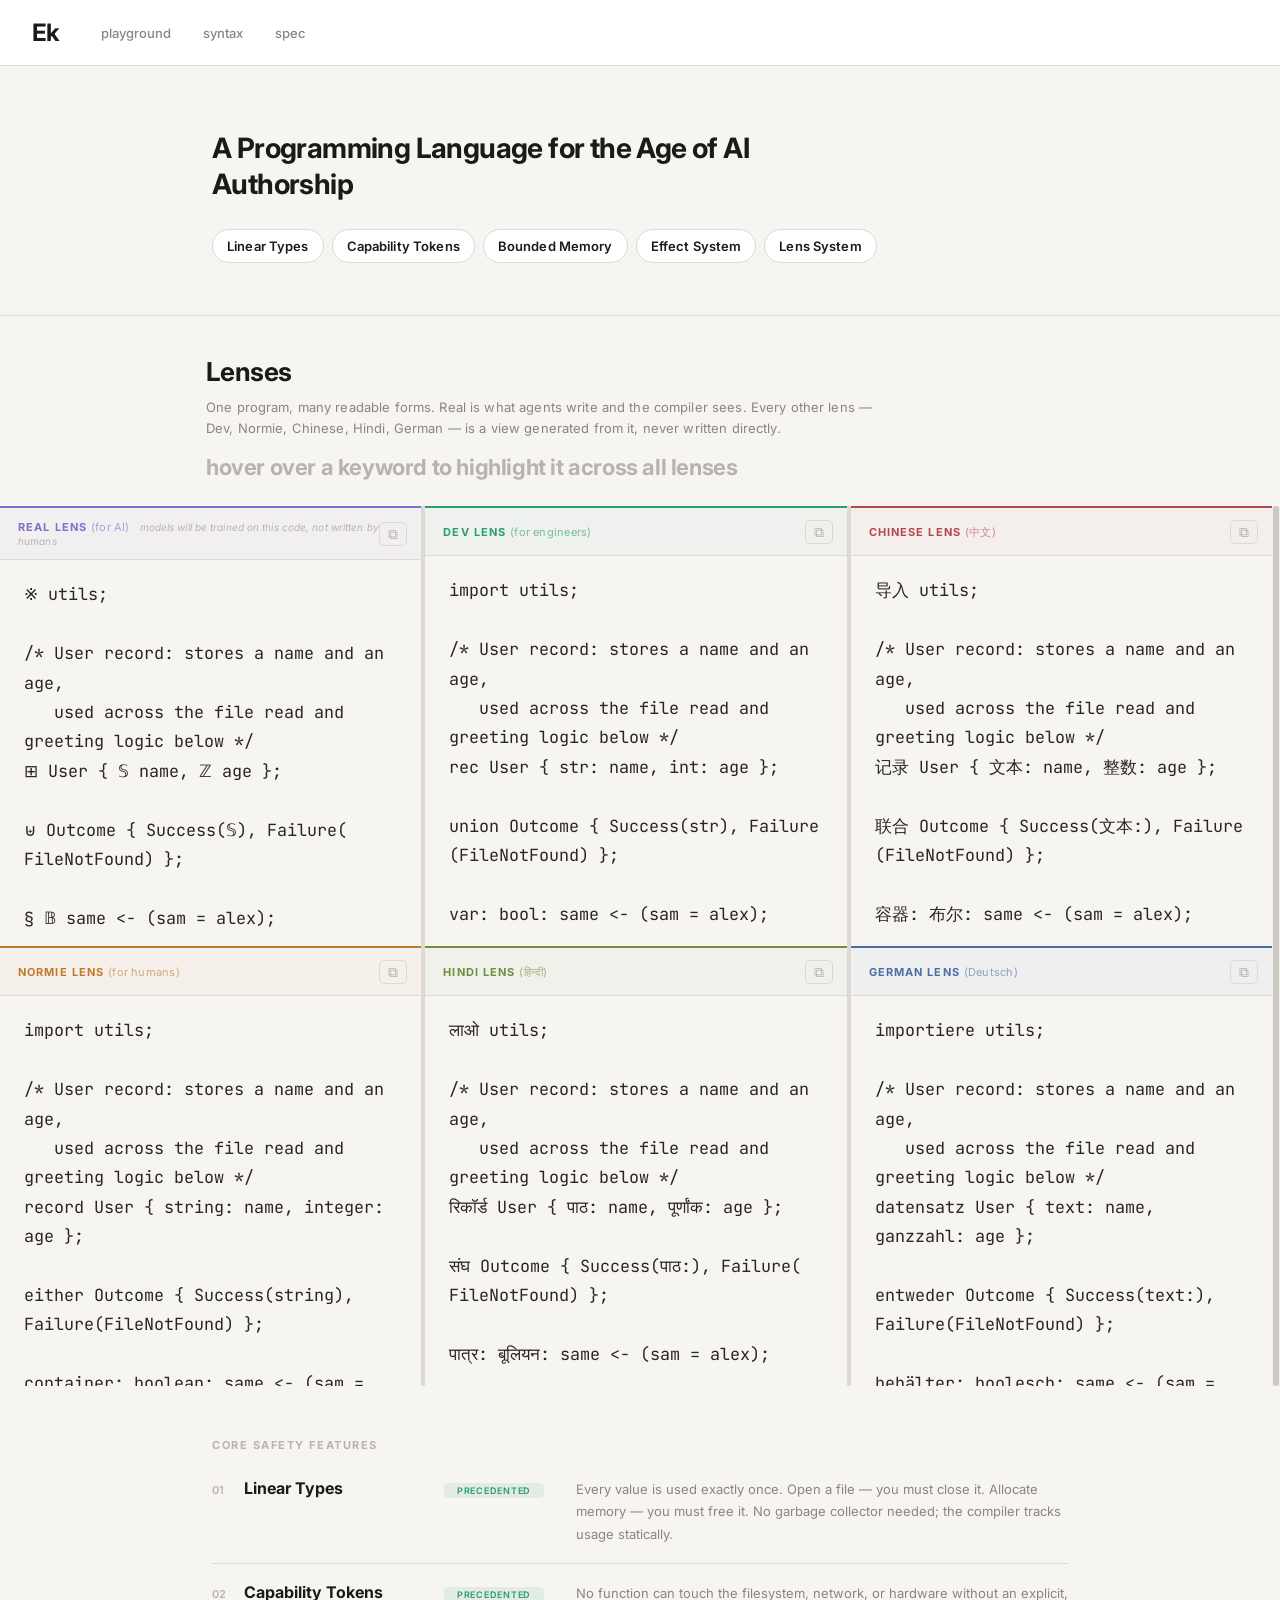
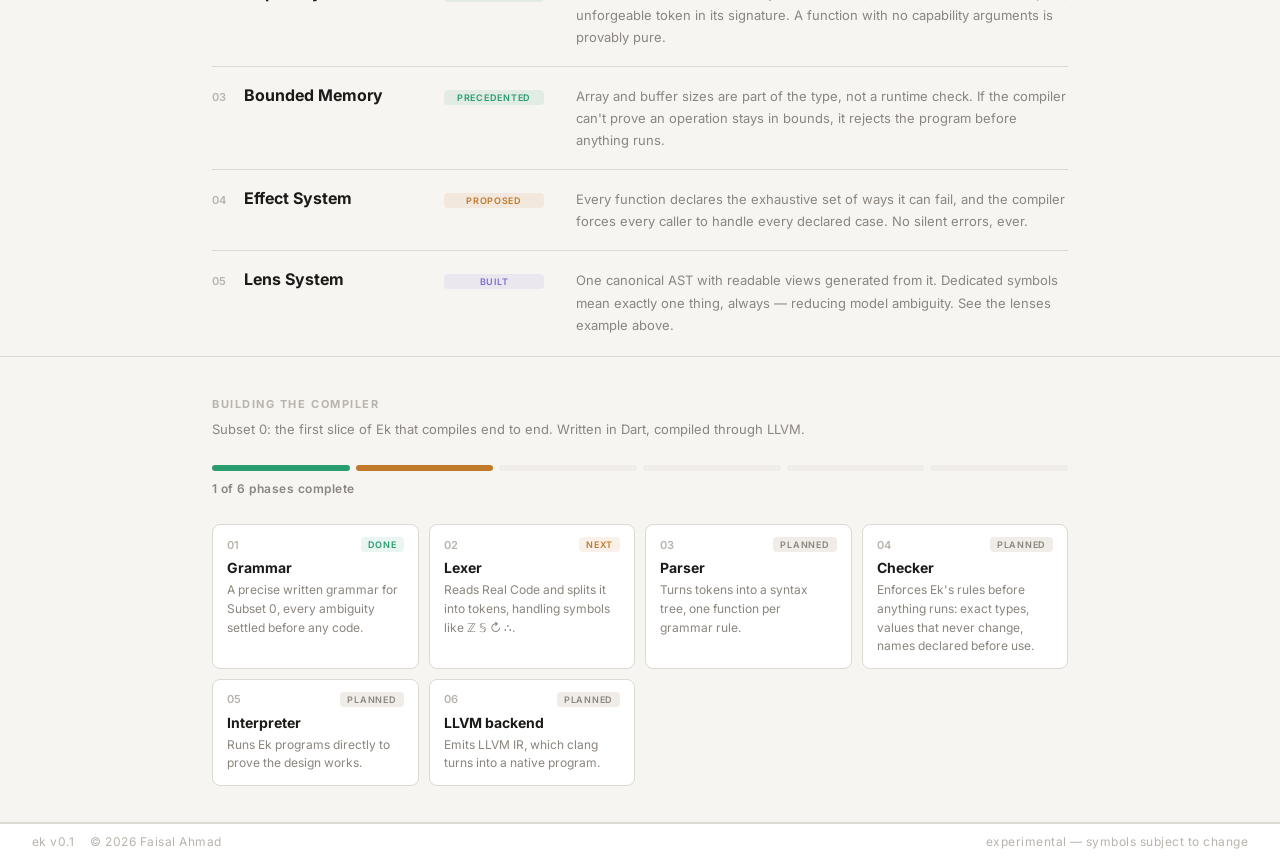
<file: index.html>
<!DOCTYPE html>
<html lang="en">
<head>
  <meta charset="UTF-8" />
  <meta name="viewport" content="width=device-width, initial-scale=1.0" />
  <title>Ek - language for AI programming</title>
  <link rel="preconnect" href="https://fonts.googleapis.com" />
  <link rel="preconnect" href="https://fonts.gstatic.com" crossorigin />
  <link href="https://fonts.googleapis.com/css2?family=Inter:wght@400;500;600;700&family=JetBrains+Mono:wght@400;500;700&display=swap" rel="stylesheet" />
  <style>
    *, *::before, *::after { box-sizing: border-box; margin: 0; padding: 0; }

    :root {
      --bg:       #f7f5f2;
      --bg2:      #f0ede8;
      --border:   #ddd9d3;
      --border2:  #ccc8c2;
      --text:     #1c1a18;
      --muted:    #8a857e;
      --muted2:   #b8b3ac;
      --real:     #7c6fcd;
      --dev:      #2a9d6f;
      --normie:   #c07a2a;
      --chinese:  #b5484d;
      --hindi:    #6f8f3f;
      --german:   #4a6fa5;
      --accent:   #e8632a;
      --c-color:  #c0404a;
      --ek-color: #7c6fcd;
    }

    body {
      font-family: 'Inter', -apple-system, BlinkMacSystemFont, 'Segoe UI', sans-serif;
      font-variant-ligatures: none; font-feature-settings: "liga" 0, "calt" 0;
      background: var(--bg); color: var(--text);
      min-height: 100vh; display: flex; flex-direction: column;
    }

    /* ── Header ── */
    header {
      display: flex; align-items: center; gap: 28px;
      padding: 18px 32px; border-bottom: 1px solid var(--border);
      background: #fff; flex-shrink: 0; position: sticky; top: 0; z-index: 100;
    }
    .brand {
      font-size: 24px; font-weight: 700; color: var(--text); letter-spacing: -1px;
      text-decoration: none;
    }
    .brand:hover { color: var(--accent); }
    nav { display: flex; gap: 4px; flex: 1; }
    nav a {
      font-family: 'Inter', sans-serif; font-size: 13px; font-weight: 500;
      color: var(--muted); text-decoration: none; padding: 6px 14px; border-radius: 6px;
      transition: color 0.15s, background 0.15s;
    }
    nav a:hover { color: var(--text); background: var(--bg2); }
    nav a.active { color: var(--text); background: var(--bg2); }

    .view-toggle {
      font-family: 'Inter', sans-serif; font-size: 13px; font-weight: 500;
      color: var(--muted); background: none; border: 1px solid var(--border2); border-radius: 6px;
      padding: 6px 14px; cursor: pointer; transition: color 0.15s, border-color 0.15s, background 0.15s;
      letter-spacing: 0.03em;
    }
    .view-toggle:hover { color: var(--text); border-color: var(--muted); background: var(--bg2); }

    /* ── Hero ── */
    #hero {
      display: flex; justify-content: center;
      border-bottom: 1px solid var(--border);
    }
    .hero-inner {
      padding: 64px 32px 52px; max-width: 920px; width: 100%;
    }
    .hero-tagline {
      font-size: 28px; font-weight: 700; color: var(--text);
      letter-spacing: -0.6px; line-height: 1.3; max-width: 600px;
    }
    .hero-features { display: flex; flex-wrap: nowrap; gap: 8px; margin-top: 26px; }
    .hero-feature {
      font-family: 'Inter', sans-serif; font-size: 13px; font-weight: 600; white-space: nowrap;
      color: var(--text); background: #fff; border: 1px solid var(--border);
      padding: 8px 14px; border-radius: 20px; letter-spacing: 0.01em;
    }

    /* ── Features section ── */
    #features {
      border-bottom: 1px solid var(--border);
      display: flex; justify-content: center;
    }
    .features-inner {
      padding: 52px 32px 20px; max-width: 920px; width: 100%;
    }
    .features-title {
      font-size: 11px; font-weight: 700; letter-spacing: 0.14em; text-transform: uppercase;
      color: var(--muted2); margin-bottom: 8px;
    }
    .feature-row {
      display: flex; align-items: baseline; gap: 0;
      padding: 18px 0; border-bottom: 1px solid var(--border);
    }
    .feature-row:first-of-type { border-top: 1px solid var(--border); }
    .feature-row:last-of-type { border-bottom: none; padding-bottom: 0; }
    .feature-num {
      font-size: 11px; font-weight: 600; color: var(--muted2); letter-spacing: 0.04em;
      width: 32px; flex-shrink: 0;
    }
    .feature-name {
      font-size: 16px; font-weight: 700; color: var(--text); width: 200px; flex-shrink: 0;
    }
    .feature-tag {
      font-size: 9px; font-weight: 600; letter-spacing: 0.08em; text-transform: uppercase;
      padding: 2px 7px; border-radius: 4px; width: 100px; flex-shrink: 0; text-align: center;
    }
    .feature-tag.precedented { background: rgba(42,157,111,0.1); color: var(--dev); }
    .feature-tag.proposed    { background: rgba(192,122,42,0.1); color: var(--normie); }
    .feature-tag.built       { background: rgba(124,111,205,0.1); color: var(--real); }
    .feature-desc {
      font-size: 13px; color: var(--muted); line-height: 1.7; flex: 1; padding-left: 32px;
    }

    /* ── Phases section ── */
    #phases {
      border-bottom: 1px solid var(--border);
      display: flex; justify-content: center;
    }
    .phases-inner {
      padding: 40px 32px 36px; max-width: 920px; width: 100%;
    }
    .phases-title {
      font-size: 11px; font-weight: 700; letter-spacing: 0.14em; text-transform: uppercase;
      color: var(--muted2); margin-bottom: 8px;
    }
    .phases-sub {
      font-size: 13px; color: var(--muted); line-height: 1.6; max-width: 620px; margin-bottom: 26px;
    }
    .phase-progress { margin-bottom: 28px; }
    .phase-progress-bar { display: flex; gap: 6px; }
    .phase-progress-bar .seg {
      flex: 1; height: 6px; border-radius: 3px; background: var(--bg2);
    }
    .phase-progress-bar .seg.done { background: var(--dev); }
    .phase-progress-bar .seg.next { background: var(--normie); }
    .phase-progress-text {
      font-size: 12px; font-weight: 600; color: var(--muted); letter-spacing: 0.04em; margin-top: 10px;
    }
    .phase-grid {
      display: grid; grid-template-columns: repeat(auto-fit, minmax(200px, 1fr)); gap: 10px;
    }
    .phase-card {
      background: #fff; border: 1px solid var(--border); border-radius: 8px;
      padding: 12px 14px; display: flex; flex-direction: column;
    }
    .phase-card-top {
      display: flex; align-items: center; justify-content: space-between; margin-bottom: 7px;
    }
    .phase-card .feature-num { width: auto; }
    .phase-card .feature-tag { width: auto; }
    .feature-tag.done    { background: rgba(42,157,111,0.1); color: var(--dev); }
    .feature-tag.next    { background: rgba(192,122,42,0.1); color: var(--normie); }
    .feature-tag.planned { background: var(--bg2); color: var(--muted); }
    .phase-name {
      font-size: 14px; font-weight: 700; color: var(--text); margin-bottom: 5px;
    }
    .phase-desc {
      font-size: 12px; color: var(--muted); line-height: 1.55; flex: 1;
    }

    @media (max-width: 520px) {
      .phase-grid { grid-template-columns: 1fr; }
    }

    /* ── Split view section ── */
    #splitview {
      flex: 1; display: flex; flex-direction: column; overflow: hidden; min-height: 700px;
    }

    .lenses-header {
      padding: 40px 26px 26px; flex-shrink: 0; display: flex; flex-direction: column; gap: 10px;
      max-width: 920px; width: 100%; margin: 0 auto;
    }
    .lenses-title { font-size: 26px; font-weight: 700; color: var(--text); letter-spacing: -0.6px; }
    .lenses-sub { font-size: 13px; color: var(--muted); letter-spacing: 0.01em; line-height: 1.6; max-width: 680px; }
    .lenses-hint {
      font-size: 22px; font-weight: 700; color: var(--muted2);
      letter-spacing: -0.4px; margin-top: 6px;
    }
    .real-lens-note {
      font-size: 10px; font-weight: 400; color: var(--muted2);
      letter-spacing: 0.01em; margin-left: 10px; font-style: italic;
    }

    .panel-wrap { flex: 1; display: flex; flex-direction: row; overflow: hidden; min-height: 880px; }

    .panel-rows { flex: 1; display: flex; flex-direction: column; min-width: 0; overflow: hidden; }
    .panel-row { flex: 1; display: flex; flex-direction: row; overflow: hidden; min-height: 0; }

    .panel { display: flex; flex: 1; flex-direction: column; min-width: 0; overflow: hidden; }
    .panel[data-lens="real"]    { border-top: 2px solid var(--real); }
    .panel[data-lens="dev"]     { border-top: 2px solid var(--dev); }
    .panel[data-lens="normie"]  { border-top: 2px solid var(--normie); }
    .panel[data-lens="chinese"] { border-top: 2px solid var(--chinese); }
    .panel[data-lens="hindi"]   { border-top: 2px solid var(--hindi); }
    .panel[data-lens="german"]  { border-top: 2px solid var(--german); }

    .resize-handle {
      flex-shrink: 0; width: 4px; cursor: col-resize;
      background: var(--border); position: relative; transition: background 0.15s;
    }
    .resize-handle::after { content: ''; position: absolute; inset: 0 -4px; }
    .resize-handle:hover, .resize-handle.dragging { background: var(--border2); }

    .panel-label {
      display: flex; align-items: center; justify-content: space-between;
      font-size: 11px; font-weight: 700; letter-spacing: 0.1em;
      padding: 12px 14px 11px 18px; border-bottom: 1px solid var(--border); flex-shrink: 0;
    }
    .panel-label .label-name { text-transform: uppercase; }
    .panel-label .label-sub {
      font-weight: 400; letter-spacing: 0.02em; opacity: 0.6; text-transform: none; margin-left: 4px;
    }
    .panel[data-lens="real"]    .panel-label { color: var(--real);    background: rgba(124,111,205,0.04); }
    .panel[data-lens="dev"]     .panel-label { color: var(--dev);     background: rgba(42,157,111,0.04); }
    .panel[data-lens="normie"]  .panel-label { color: var(--normie);  background: rgba(192,122,42,0.04); }
    .panel[data-lens="chinese"] .panel-label { color: var(--chinese); background: rgba(181,72,77,0.04); }
    .panel[data-lens="hindi"]   .panel-label { color: var(--hindi);   background: rgba(111,143,63,0.04); }
    .panel[data-lens="german"]  .panel-label { color: var(--german);  background: rgba(74,111,165,0.04); }

    .panel-toolbar { display: none; }

    .copy-btn {
      font-size: 14px; line-height: 1;
      color: var(--muted2); background: none; border: 1px solid var(--border); border-radius: 5px;
      padding: 4px 8px; cursor: pointer;
      transition: color 0.15s, border-color 0.15s, background 0.15s; flex-shrink: 0;
    }
    .panel[data-lens="real"]    .copy-btn:hover { color: var(--real);    border-color: var(--real);    background: rgba(124,111,205,0.06); }
    .panel[data-lens="dev"]     .copy-btn:hover { color: var(--dev);     border-color: var(--dev);     background: rgba(42,157,111,0.06); }
    .panel[data-lens="normie"]  .copy-btn:hover { color: var(--normie);  border-color: var(--normie);  background: rgba(192,122,42,0.06); }
    .panel[data-lens="chinese"] .copy-btn:hover { color: var(--chinese); border-color: var(--chinese); background: rgba(181,72,77,0.06); }
    .panel[data-lens="hindi"]   .copy-btn:hover { color: var(--hindi);   border-color: var(--hindi);   background: rgba(111,143,63,0.06); }
    .panel[data-lens="german"]  .copy-btn:hover { color: var(--german);  border-color: var(--german);  background: rgba(74,111,165,0.06); }
    .copy-btn.copied { color: var(--dev); border-color: var(--dev); }

    .panel-editor { position: relative; flex: 1; overflow: hidden; background: var(--bg); }

    .hl-layer {
      position: absolute; top: 0; left: 0; right: 0;
      z-index: 2; pointer-events: none;
      font-family: 'JetBrains Mono', monospace; font-size: 16.8px; line-height: 1.75;
      color: #2a2622; padding: 20px 24px;
      white-space: pre-wrap; overflow-wrap: break-word; overflow: hidden;
    }

    .tok { pointer-events: auto; border-radius: 2px; cursor: text; display: inline-block; transition: transform 0.1s, background 0.1s; }
    .tok:hover, .tok.lit { background: rgba(232,99,42,0.15); transform: scale(1.2); backdrop-filter: blur(4px); }

    textarea {
      position: absolute; inset: 0; z-index: 1;
      background: transparent; border: none; resize: none;
      font-family: 'JetBrains Mono', monospace; font-size: 16.8px; line-height: 1.75;
      color: transparent; caret-color: var(--muted);
      padding: 20px 24px; outline: none; tab-size: 2; overflow-y: scroll;
      scrollbar-width: none;
    }
    textarea[readonly] { caret-color: transparent; }
    textarea::-webkit-scrollbar { display: none; }

    .shared-scrollbar {
      flex-shrink: 0; width: 8px; background: var(--bg2); position: relative; cursor: pointer;
    }
    .shared-scroll-thumb {
      position: absolute; left: 1px; right: 1px;
      background: var(--border2); border-radius: 4px;
      min-height: 20px; cursor: grab; transition: background 0.15s;
    }
    .shared-scroll-thumb:hover, .shared-scroll-thumb.dragging { background: var(--muted); }

    /* ── Footer ── */
    footer {
      padding: 10px 32px; border-top: 1px solid var(--border); background: #fff;
      display: flex; justify-content: space-between; align-items: center;
      font-size: 12px; color: var(--muted2); flex-shrink: 0; letter-spacing: 0.04em;
    }
  </style>
</head>
<body>

  <header>
    <a href="#" class="brand">Ek</a>
    <nav>
      <a href="playground.html">playground</a>
      <!-- <a href="comparison.html">comparison</a> -->
      <a href="syntax.html">syntax</a>
      <a href="spec.html">spec</a>
    </nav>
  </header>

  <!-- ── Hero ── -->
  <section id="hero">
  <div class="hero-inner">
    <div class="hero-tagline">A Programming Language for the Age of AI Authorship</div>
    <div class="hero-features">
      <span class="hero-feature">Linear Types</span>
      <span class="hero-feature">Capability Tokens</span>
      <span class="hero-feature">Bounded Memory</span>
      <span class="hero-feature">Effect System</span>
      <span class="hero-feature">Lens System</span>
    </div>
  </div>
  </section>

  <!-- ── Split view ── -->
  <section id="splitview">
    <div class="lenses-header">
      <span class="lenses-title">Lenses</span>
      <span class="lenses-sub">One program, many readable forms. Real is what agents write and the compiler sees. Every other lens — Dev, Normie, Chinese, Hindi, German — is a view generated from it, never written directly.</span>
      <span class="lenses-hint">hover over a keyword to highlight it across all lenses</span>
    </div>
    <div class="panel-wrap">
      <div class="panel-rows">
        <div class="panel-row">
          <div class="panel active" data-lens="real">
            <div class="panel-label"><span><span class="label-name">Real Lens</span><span class="label-sub">(for AI)</span><span class="real-lens-note">models will be trained on this code, not written by humans</span></span><button class="copy-btn" data-lens="real">⧉</button></div>
            <div class="panel-toolbar"></div>
            <div class="panel-editor">
              <div class="hl-layer" data-lens="real"></div>
              <textarea data-lens="real" placeholder="add hint code" spellcheck="false" readonly></textarea>
            </div>
          </div>
          <div class="resize-handle" data-between="real-dev"></div>
          <div class="panel" data-lens="dev">
            <div class="panel-label"><span><span class="label-name">Dev Lens</span><span class="label-sub">(for engineers)</span></span><button class="copy-btn" data-lens="dev">⧉</button></div>
            <div class="panel-toolbar"></div>
            <div class="panel-editor">
              <div class="hl-layer" data-lens="dev"></div>
              <textarea data-lens="dev" placeholder="add hint code" spellcheck="false"></textarea>
            </div>
          </div>
          <div class="resize-handle" data-between="dev-chinese"></div>
          <div class="panel" data-lens="chinese">
            <div class="panel-label"><span><span class="label-name">Chinese Lens</span><span class="label-sub">(中文)</span></span><button class="copy-btn" data-lens="chinese">⧉</button></div>
            <div class="panel-toolbar"></div>
            <div class="panel-editor">
              <div class="hl-layer" data-lens="chinese"></div>
              <textarea data-lens="chinese" placeholder="add hint code" spellcheck="false"></textarea>
            </div>
          </div>
        </div>
        <div class="panel-row">
          <div class="panel" data-lens="normie">
            <div class="panel-label"><span><span class="label-name">Normie Lens</span><span class="label-sub">(for humans)</span></span><button class="copy-btn" data-lens="normie">⧉</button></div>
            <div class="panel-toolbar"></div>
            <div class="panel-editor">
              <div class="hl-layer" data-lens="normie"></div>
              <textarea data-lens="normie" placeholder="add hint code" spellcheck="false"></textarea>
            </div>
          </div>
          <div class="resize-handle" data-between="normie-hindi"></div>
          <div class="panel" data-lens="hindi">
            <div class="panel-label"><span><span class="label-name">Hindi Lens</span><span class="label-sub">(हिन्दी)</span></span><button class="copy-btn" data-lens="hindi">⧉</button></div>
            <div class="panel-toolbar"></div>
            <div class="panel-editor">
              <div class="hl-layer" data-lens="hindi"></div>
              <textarea data-lens="hindi" placeholder="add hint code" spellcheck="false"></textarea>
            </div>
          </div>
          <div class="resize-handle" data-between="hindi-german"></div>
          <div class="panel" data-lens="german">
            <div class="panel-label"><span><span class="label-name">German Lens</span><span class="label-sub">(Deutsch)</span></span><button class="copy-btn" data-lens="german">⧉</button></div>
            <div class="panel-toolbar"></div>
            <div class="panel-editor">
              <div class="hl-layer" data-lens="german"></div>
              <textarea data-lens="german" placeholder="add hint code" spellcheck="false"></textarea>
            </div>
          </div>
        </div>
      </div>
      <div class="shared-scrollbar" id="sharedScrollbar">
        <div class="shared-scroll-thumb" id="sharedThumb"></div>
      </div>
    </div>
  </section>

  <!-- ── Features ── -->
  <section id="features">
  <div class="features-inner">
    <div class="features-title">Core Safety Features</div>
    <div class="feature-row">
      <span class="feature-num">01</span>
      <span class="feature-name">Linear Types</span>
      <span class="feature-tag precedented">precedented</span>
      <p class="feature-desc">Every value is used exactly once. Open a file — you must close it. Allocate memory — you must free it. No garbage collector needed; the compiler tracks usage statically.</p>
    </div>

    <div class="feature-row">
      <span class="feature-num">02</span>
      <span class="feature-name">Capability Tokens</span>
      <span class="feature-tag precedented">precedented</span>
      <p class="feature-desc">No function can touch the filesystem, network, or hardware without an explicit, unforgeable token in its signature. A function with no capability arguments is provably pure.</p>
    </div>

    <div class="feature-row">
      <span class="feature-num">03</span>
      <span class="feature-name">Bounded Memory</span>
      <span class="feature-tag precedented">precedented</span>
      <p class="feature-desc">Array and buffer sizes are part of the type, not a runtime check. If the compiler can't prove an operation stays in bounds, it rejects the program before anything runs.</p>
    </div>

    <div class="feature-row">
      <span class="feature-num">04</span>
      <span class="feature-name">Effect System</span>
      <span class="feature-tag proposed">proposed</span>
      <p class="feature-desc">Every function declares the exhaustive set of ways it can fail, and the compiler forces every caller to handle every declared case. No silent errors, ever.</p>
    </div>

    <div class="feature-row">
      <span class="feature-num">05</span>
      <span class="feature-name">Lens System</span>
      <span class="feature-tag built">built</span>
      <p class="feature-desc">One canonical AST with readable views generated from it. Dedicated symbols mean exactly one thing, always — reducing model ambiguity. See the lenses example above.</p>
    </div>
  </div>
  </section>

  <!-- ── Building the Compiler ── -->
  <section id="phases">
  <div class="phases-inner">
    <div class="phases-title">Building the Compiler</div>
    <div class="phases-sub">Subset 0: the first slice of Ek that compiles end to end. Written in Dart, compiled through LLVM.</div>

    <div class="phase-progress">
      <div class="phase-progress-bar">
        <span class="seg done"></span>
        <span class="seg next"></span>
        <span class="seg"></span>
        <span class="seg"></span>
        <span class="seg"></span>
        <span class="seg"></span>
      </div>
      <div class="phase-progress-text">1 of 6 phases complete</div>
    </div>

    <div class="phase-grid">
      <div class="phase-card">
        <div class="phase-card-top">
          <span class="feature-num">01</span>
          <span class="feature-tag done">done</span>
        </div>
        <div class="phase-name">Grammar</div>
        <p class="phase-desc">A precise written grammar for Subset 0, every ambiguity settled before any code.</p>
      </div>

      <div class="phase-card">
        <div class="phase-card-top">
          <span class="feature-num">02</span>
          <span class="feature-tag next">next</span>
        </div>
        <div class="phase-name">Lexer</div>
        <p class="phase-desc">Reads Real Code and splits it into tokens, handling symbols like ℤ 𝕊 ↻ ∴.</p>
      </div>

      <div class="phase-card">
        <div class="phase-card-top">
          <span class="feature-num">03</span>
          <span class="feature-tag planned">planned</span>
        </div>
        <div class="phase-name">Parser</div>
        <p class="phase-desc">Turns tokens into a syntax tree, one function per grammar rule.</p>
      </div>

      <div class="phase-card">
        <div class="phase-card-top">
          <span class="feature-num">04</span>
          <span class="feature-tag planned">planned</span>
        </div>
        <div class="phase-name">Checker</div>
        <p class="phase-desc">Enforces Ek's rules before anything runs: exact types, values that never change, names declared before use.</p>
      </div>

      <div class="phase-card">
        <div class="phase-card-top">
          <span class="feature-num">05</span>
          <span class="feature-tag planned">planned</span>
        </div>
        <div class="phase-name">Interpreter</div>
        <p class="phase-desc">Runs Ek programs directly to prove the design works.</p>
      </div>

      <div class="phase-card">
        <div class="phase-card-top">
          <span class="feature-num">06</span>
          <span class="feature-tag planned">planned</span>
        </div>
        <div class="phase-name">LLVM backend</div>
        <p class="phase-desc">Emits LLVM IR, which clang turns into a native program.</p>
      </div>
    </div>
  </div>
  </section>

  <footer>
    <div style="display:flex; gap:16px; align-items:center;">
      <span>ek v0.1</span>
      <span>© 2026 Faisal Ahmad</span>
    </div>
    <span>experimental — symbols subject to change</span>
  </footer>

  <script src="translator.js"></script>
  <script>
    // ── Split view ───────────────────────────────────────────────────────────
    const textareas = document.querySelectorAll('textarea[data-lens]')

    const SAMPLE = {
      real: `※ utils;

/* User record: stores a name and an age,
   used across the file read and greeting logic below */
⊞ User { 𝕊 name, ℤ age };

⊎ Outcome { Success(𝕊), Failure(FileNotFound) };

§ 𝔹 same <- (sam = alex);

:: greet(§ User u) -> 𝕊 {
    § 𝕊 greeting <- ↯ join("Hello, ", u.name);
    ↵ greeting;
}

:: readUserFile(§ User u, ⊙ FileReadCapability cap) -> 𝕊 {
    ⚑ ↯ readFile(u.name, cap) {
        success(contents) → ↵ contents;
        failure(err) → ↵ "could not read file";
    }
}

:: isAdult(§ User u) -> 𝔹 {
    ? (u.age >= 18) ∴ {
        ↵ ⊤;
    } ⋮ {
        ↵ ⊥;
    }
}

:: printVoid() -> ▢ {
    ↯ logMessage("done");
}

:: firstAdultName(§ ⟦τ User, σ 5⟧ users) -> 𝕊 {
    § ℤ i <- 0;

    ↻ (i < 5) {
        ? (↯ isAdult(users @ i)) ∴ {
            ↵ (users @ i).name;
        } ⋮ {
            i <- i + 1;
        }
    }

    ↵ "no adult found";
}

:: countVowels(§ 𝕊 word) -> ℤ {
    § ℤ count <- 0;
    § ℤ i <- 0;

    ↻ (i < 10) {
        ? ((word @ i) = 'a') ∴ {
            count <- count + 1;
        } ⋮ { }

        i <- i + 1;

        ? (i = 9) ∴ {
            ⏹;
        } ⋮ {
            ▶;
        }
    }

    ↵ count;
}

:: oldestUser(§ ⟦τ User, σ 3⟧ users) -> User {
    § ℤ oldestIndex <- 0;
    § ℤ i <- 0;

    ↻ (i < 3) {
        ? ((users @ i).age > (users @ oldestIndex).age) ∴ {
            oldestIndex <- i;
        } ⋮ { }

        i <- i + 1;
    }

    ↵ users @ oldestIndex;
}

:: main(⊙ FileReadCapability cap) -> ℤ {
    § User sam <- ↳ User { name: "Sam", age: 25 };
    § User alex <- ↳ User { name: "Alex", age: 31 };
    § User priya <- ↳ User { name: "Priya", age: 42 };

    § ⟦τ User, σ 3⟧ users <- [sam, alex, priya];
    § ⟦τ ⟦τ ℤ, σ 3⟧, σ 3⟧ grid <- [[1, 2, 3], [4, 5, 6], [7, 8, 9]];

    § ℂ initial <- 'S';
    § ℤ hexValue <- 0x1F;
    § ℝ bigNumber <- 1e10;

    § 𝕊 greeting <- ↯ greet(sam);
    § 𝔹 samIsAdult <- ↯ isAdult(sam);
    § User oldest <- ↯ oldestUser(users);

    ⋈ oldest.name {
        "Priya" → ↵ 1;
        _ → ↵ 0;
    }
}`,
      dev: `import utils;

/* User record: stores a name and an age,
   used across the file read and greeting logic below */
rec User { str: name, int: age };

union Outcome { Success(str), Failure(FileNotFound) };

var: bool: same <- (sam = alex);

fn greet(var: User u) -> str {
    var: str: greeting <- call join("Hello, ", u.name);
    ret greeting;
}

fn readUserFile(var: User u, cap: FileReadCapability cap) -> str {
    verify call readFile(u.name, cap) {
        success(contents) -> ret contents;
        failure(err) -> ret "could not read file";
    }
}

fn isAdult(var: User u) -> bool {
    if (u.age >= 18) then {
        ret true;
    } else {
        ret false;
    }
}

fn printVoid() -> void {
    call logMessage("done");
}

fn firstAdultName(var: arr[type: User, size: 5] users) -> str {
    var: int: i <- 0;

    for (i < 5) {
        if (call isAdult(users at i)) then {
            ret (users at i).name;
        } else {
            i <- i + 1;
        }
    }

    ret "no adult found";
}

fn countVowels(var: str: word) -> int {
  var: int: count <- 0;
  var: int: i <- 0;

    for (i < 10) {
        if ((word at i) = 'a') then {
            count <- count + 1;
        } else { }

        i <- i + 1;

        if (i = 9) then {
            break;
        } else {
            continue;
        }
    }

    ret count;
}

fn oldestUser(var: arr[type: User, size: 3] users) -> User {
    var: int: oldestIndex <- 0;
    var: int: i <- 0;

    for (i < 3) {
        if ((users at i).age > (users at oldestIndex).age) then {
            oldestIndex <- i;
        } else { }

        i <- i + 1;
    }

    ret users at oldestIndex;
}

fn main(cap: FileReadCapability cap) -> int {
    var: User sam <- new User { name: "Sam", age: 25 };
    var: User alex <- new User { name: "Alex", age: 31 };
    var: User priya <- new User { name: "Priya", age: 42 };

    var: arr[type: User, size: 3] users <- [sam, alex, priya];
    var: arr[type: arr[type: int, size: 3], size: 3] grid <- [[1, 2, 3], [4, 5, 6], [7, 8, 9]];

    var: char: initial <- 'S';
    var: int: hexValue <- 0x1F;
    var: float: bigNumber <- 1e10;

    var: str: greeting <- call greet(sam);
    var: bool: samIsAdult <- call isAdult(sam);
    var: User oldest <- call oldestUser(users);

    match oldest.name {
        "Priya" -> ret 1;
        _ -> ret 0;
    }
}`,
      normie: `import utils;

/* User record: stores a name and an age,
   used across the file read and greeting logic below */
record User { string: name, integer: age };

either Outcome { Success(string), Failure(FileNotFound) };

container: boolean: same <- (sam = alex);

function greet(container: User u) returnType string {
    container: string: greeting <- runFunction join("Hello, ", u.name);
    return greeting;
}

function readUserFile(container: User u, capability: FileReadCapability cap) returnType string {
    verify runFunction readFile(u.name, cap) {
        success(contents) means return contents;
        failure(err) means return "could not read file";
    }
}

function isAdult(container: User u) returnType boolean {
    if (u.age >= 18) then {
        return true;
    } else {
        return false;
    }
}

function printVoid() returnType void {
    runFunction logMessage("done");
}

function firstAdultName(container: list[type: User, size: 5] users) returnType string {
    container: integer: i <- 0;

    loop (i < 5) {
        if (runFunction isAdult(users at i)) then {
            return (users at i).name;
        } else {
            i <- i + 1;
        }
    }

    return "no adult found";
}

function countVowels(container: string: word) returnType integer {
  container: integer: count <- 0;
  container: integer: i <- 0;

    loop (i < 10) {
        if ((word at i) = 'a') then {
            count <- count + 1;
        } else { }

        i <- i + 1;

        if (i = 9) then {
            break;
        } else {
            continue;
        }
    }

    return count;
}

function oldestUser(container: list[type: User, size: 3] users) returnType User {
    container: integer: oldestIndex <- 0;
    container: integer: i <- 0;

    loop (i < 3) {
        if ((users at i).age > (users at oldestIndex).age) then {
            oldestIndex <- i;
        } else { }

        i <- i + 1;
    }

    return users at oldestIndex;
}

function main(capability: FileReadCapability cap) returnType integer {
    container: User sam <- new User { name: "Sam", age: 25 };
    container: User alex <- new User { name: "Alex", age: 31 };
    container: User priya <- new User { name: "Priya", age: 42 };

    container: list[type: User, size: 3] users <- [sam, alex, priya];
    container: list[type: list[type: integer, size: 3], size: 3] grid <- [[1, 2, 3], [4, 5, 6], [7, 8, 9]];

    container: character: initial <- 'S';
    container: integer: hexValue <- 0x1F;
    container: float: bigNumber <- 1e10;

    container: string: greeting <- runFunction greet(sam);
    container: boolean: samIsAdult <- runFunction isAdult(sam);
    container: User oldest <- runFunction oldestUser(users);

    check oldest.name {
        "Priya" means return 1;
        anything means return 0;
    }
}`
    }

    let scrollPct = 0

    document.querySelectorAll('.resize-handle').forEach(handle => {
      handle.addEventListener('mousedown', e => {
        e.preventDefault()
        const panelA  = handle.previousElementSibling
        const panelB  = handle.nextElementSibling
        const startX  = e.clientX
        const startAW = panelA.getBoundingClientRect().width
        const startBW = panelB.getBoundingClientRect().width
        handle.classList.add('dragging')
        document.body.style.cursor = 'col-resize'
        document.body.style.userSelect = 'none'
        function onMove(e) {
          const dx = e.clientX - startX
          panelA.style.flex = `0 0 ${Math.max(80, startAW + dx)}px`
          panelB.style.flex = `0 0 ${Math.max(80, startBW - dx)}px`
        }
        function onUp() {
          handle.classList.remove('dragging')
          document.body.style.cursor = ''
          document.body.style.userSelect = ''
          document.removeEventListener('mousemove', onMove)
          document.removeEventListener('mouseup', onUp)
        }
        document.addEventListener('mousemove', onMove)
        document.addEventListener('mouseup', onUp)
      })
    })

    const sharedBar   = document.getElementById('sharedScrollbar')
    const sharedThumb = document.getElementById('sharedThumb')

    function updateThumb() {
      const ref    = textareas[0]
      const ratio  = ref.clientHeight / (ref.scrollHeight || 1)
      const thumbH = Math.max(20, sharedBar.clientHeight * ratio)
      const maxTop = sharedBar.clientHeight - thumbH
      sharedThumb.style.height = thumbH + 'px'
      sharedThumb.style.top    = (scrollPct * maxTop) + 'px'
    }

    function applyScroll(pct) {
      scrollPct = Math.max(0, Math.min(1, pct))
      textareas.forEach(ta => {
        ta.scrollTop = scrollPct * (ta.scrollHeight - ta.clientHeight)
        ta.previousElementSibling.style.transform = `translateY(-${ta.scrollTop}px)`
      })
      updateThumb()
    }

    sharedThumb.addEventListener('mousedown', e => {
      e.preventDefault()
      sharedThumb.classList.add('dragging')
      const startY   = e.clientY
      const startPct = scrollPct
      const ref      = textareas[0]
      const ratio    = ref.clientHeight / (ref.scrollHeight || 1)
      const thumbH   = Math.max(20, sharedBar.clientHeight * ratio)
      const maxTop   = sharedBar.clientHeight - thumbH
      function onMove(e) { applyScroll(startPct + (e.clientY - startY) / maxTop) }
      function onUp() {
        sharedThumb.classList.remove('dragging')
        document.removeEventListener('mousemove', onMove)
        document.removeEventListener('mouseup', onUp)
      }
      document.addEventListener('mousemove', onMove)
      document.addEventListener('mouseup', onUp)
    })

    sharedBar.addEventListener('mousedown', e => {
      if (e.target === sharedThumb) return
      const rect   = sharedBar.getBoundingClientRect()
      const ref    = textareas[0]
      const ratio  = ref.clientHeight / (ref.scrollHeight || 1)
      const thumbH = Math.max(20, sharedBar.clientHeight * ratio)
      const maxTop = sharedBar.clientHeight - thumbH
      applyScroll((e.clientY - rect.top - thumbH / 2) / maxTop)
    })

    let scrolling = false
    textareas.forEach(ta => {
      const overlay = ta.previousElementSibling
      ta.addEventListener('scroll', () => {
        overlay.style.transform = `translateY(-${ta.scrollTop}px)`
        scrollPct = ta.scrollTop / (ta.scrollHeight - ta.clientHeight || 1)
        if (scrolling) return
        scrolling = true
        textareas.forEach(other => {
          if (other === ta) return
          other.scrollTop = scrollPct * (other.scrollHeight - other.clientHeight)
          other.previousElementSibling.style.transform = `translateY(-${other.scrollTop}px)`
        })
        updateThumb()
        requestAnimationFrame(() => { scrolling = false })
      })
    })

    new ResizeObserver(updateThumb).observe(sharedBar)

    function escHtml(s) {
      return s.replace(/&/g,'&amp;').replace(/</g,'&lt;').replace(/>/g,'&gt;')
    }

    function renderOverlay(lens) {
      const ta      = document.querySelector(`textarea[data-lens="${lens}"]`)
      const overlay = document.querySelector(`.hl-layer[data-lens="${lens}"]`)
      const tokens  = getTokens(ta.value, lens)
      overlay.innerHTML = tokens.map(tok => {
        const txt = escHtml(tok.value)
        if (tok.symbolName)
          return `<span class="tok" data-sym="${tok.symbolName}">${txt}</span>`
        if (tok.type === 'unknown' && /[A-Za-z0-9_]/.test(tok.value))
          return `<span class="tok" data-word="${escHtml(tok.value)}">${txt}</span>`
        return txt
      }).join('')
    }

    function renderAll() { ['real','dev','normie','chinese','hindi','german'].forEach(renderOverlay) }

    document.addEventListener('mouseover', e => {
      const tok = e.target.closest('.tok')
      document.querySelectorAll('.tok.lit').forEach(el => el.classList.remove('lit'))
      if (!tok) return
      if (tok.dataset.sym)
        document.querySelectorAll(`.tok[data-sym="${tok.dataset.sym}"]`).forEach(el => el.classList.add('lit'))
      else if (tok.dataset.word)
        document.querySelectorAll(`.tok[data-word="${tok.dataset.word}"]`).forEach(el => el.classList.add('lit'))
    })

    document.addEventListener('mousedown', e => {
      const tok = e.target.closest('.tok')
      if (!tok) return
      tok.closest('.panel-editor').querySelector('textarea').focus({ preventScroll: true })
    })

    fetch('symbols.json')
      .then(r => { if (!r.ok) throw new Error('symbols.json ' + r.status); return r.json() })
      .then(symbols => {
        initTranslator(symbols)
        document.querySelector('textarea[data-lens="real"]').value   = SAMPLE.real
        document.querySelector('textarea[data-lens="dev"]').value    = SAMPLE.dev
        document.querySelector('textarea[data-lens="normie"]').value = SAMPLE.normie
        document.querySelector('textarea[data-lens="chinese"]').value = translate(SAMPLE.real, 'real', 'chinese')
        document.querySelector('textarea[data-lens="hindi"]').value   = translate(SAMPLE.real, 'real', 'hindi')
        document.querySelector('textarea[data-lens="german"]').value  = translate(SAMPLE.real, 'real', 'german')
        renderAll()
        textareas.forEach(ta => {
          ta.addEventListener('input', () => {
            const from = ta.dataset.lens
            const code = ta.value
            textareas.forEach(other => {
              if (other.dataset.lens === from) return
              other.value = translate(code, from, other.dataset.lens)
            })
            renderAll()
          })
        })
        document.querySelectorAll('.copy-btn').forEach(btn => {
          btn.addEventListener('click', () => {
            const ta = document.querySelector(`textarea[data-lens="${btn.dataset.lens}"]`)
            navigator.clipboard.writeText(ta.value).then(() => {
              btn.textContent = 'Copied!'
              btn.classList.add('copied')
              setTimeout(() => { btn.textContent = '⧉'; btn.classList.remove('copied') }, 1500)
            })
          })
        })
      })
      .catch(err => console.error('symbols.json:', err.message))

  </script>
</body>
</html>
</file>
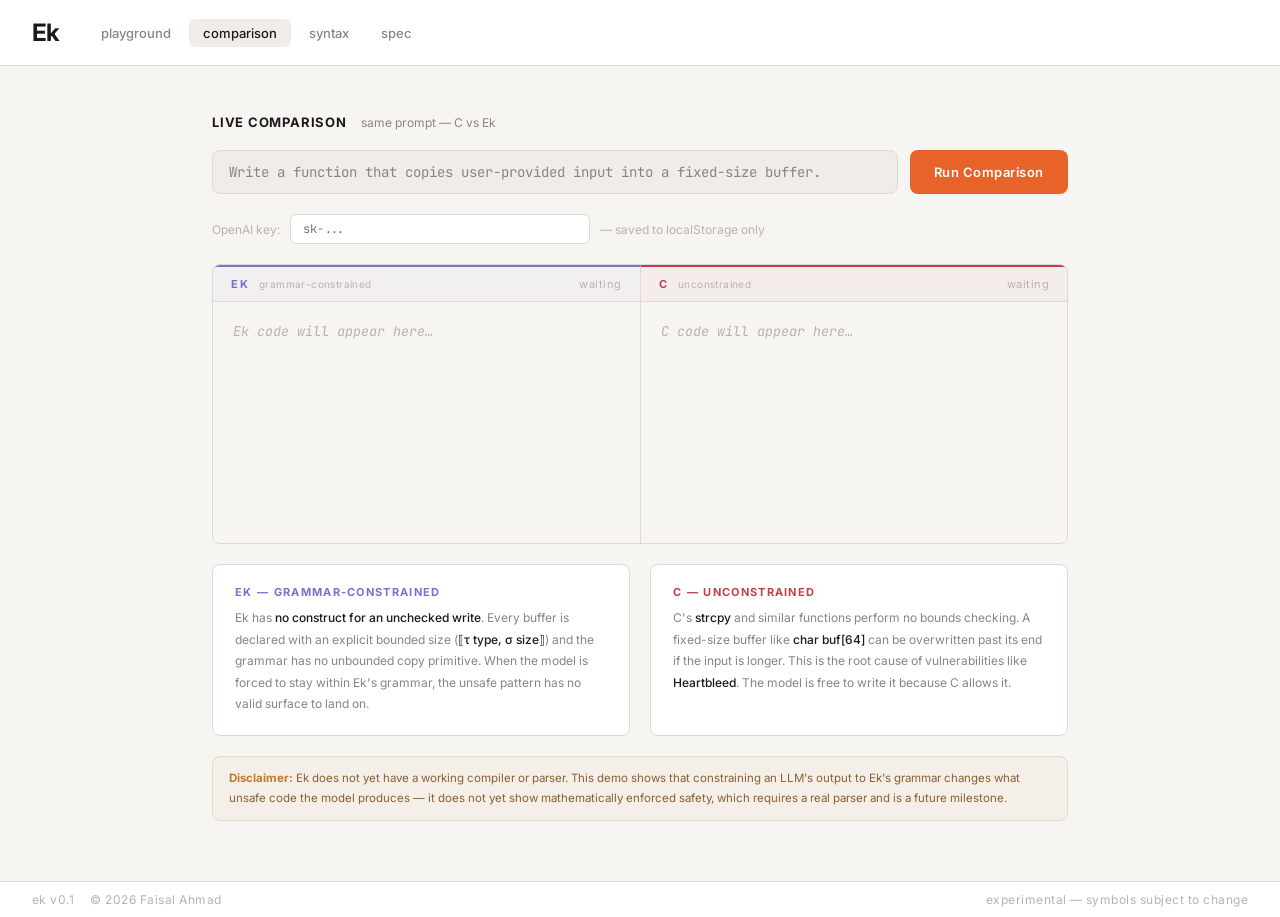
<file: comparison.html>
<!DOCTYPE html>
<html lang="en">
<head>
  <meta charset="UTF-8" />
  <meta name="viewport" content="width=device-width, initial-scale=1.0" />
  <title>Ek — Comparison</title>
  <link rel="preconnect" href="https://fonts.googleapis.com" />
  <link rel="preconnect" href="https://fonts.gstatic.com" crossorigin />
  <link href="https://fonts.googleapis.com/css2?family=Inter:wght@400;500;600;700&family=JetBrains+Mono:wght@400;500;700&display=swap" rel="stylesheet" />
  <style>
    *, *::before, *::after { box-sizing: border-box; margin: 0; padding: 0; }

    :root {
      --bg:       #f7f5f2;
      --bg2:      #f0ede8;
      --border:   #ddd9d3;
      --border2:  #ccc8c2;
      --text:     #1c1a18;
      --muted:    #8a857e;
      --muted2:   #b8b3ac;
      --real:     #7c6fcd;
      --dev:      #2a9d6f;
      --normie:   #c07a2a;
      --accent:   #e8632a;
      --c-color:  #c0404a;
      --ek-color: #7c6fcd;
    }

    body {
      font-family: 'Inter', -apple-system, BlinkMacSystemFont, 'Segoe UI', sans-serif;
      font-variant-ligatures: none; font-feature-settings: "liga" 0, "calt" 0;
      background: var(--bg); color: var(--text);
      min-height: 100vh; display: flex; flex-direction: column;
    }

    /* ── Header ── */
    header {
      display: flex; align-items: center; gap: 28px;
      padding: 18px 32px; border-bottom: 1px solid var(--border);
      background: #fff; flex-shrink: 0; position: sticky; top: 0; z-index: 100;
    }
    .brand {
      font-size: 24px; font-weight: 700; color: var(--text); letter-spacing: -1px;
      text-decoration: none;
    }
    .brand:hover { color: var(--accent); }
    nav { display: flex; gap: 4px; flex: 1; }
    nav a {
      font-family: 'Inter', sans-serif; font-size: 13px; font-weight: 500;
      color: var(--muted); text-decoration: none; padding: 6px 14px; border-radius: 6px;
      transition: color 0.15s, background 0.15s;
    }
    nav a:hover { color: var(--text); background: var(--bg2); }
    nav a.active { color: var(--text); background: var(--bg2); }

    /* ── Demo ── */
    #demo {
      flex: 1; display: flex; justify-content: center;
    }
    #demo > .demo-inner {
      padding: 48px 32px 60px; display: flex; flex-direction: column; gap: 20px;
      max-width: 920px; width: 100%;
    }
    .demo-header { display: flex; align-items: baseline; gap: 14px; }
    .demo-title { font-size: 13px; font-weight: 700; color: var(--text); letter-spacing: 0.06em; text-transform: uppercase; }
    .demo-sub { font-size: 12px; color: var(--muted); }

    .prompt-row { display: flex; gap: 12px; align-items: stretch; }
    .prompt-input {
      flex: 1; font-family: 'JetBrains Mono', monospace; font-size: 14px;
      background: var(--bg2); border: 1px solid var(--border); border-radius: 8px;
      color: var(--muted); padding: 12px 16px; outline: none; cursor: default;
    }
    .run-btn {
      font-family: 'Inter', sans-serif; font-size: 13px; font-weight: 600;
      background: var(--accent); color: #fff; border: none; border-radius: 8px;
      padding: 12px 24px; cursor: pointer; letter-spacing: 0.04em;
      transition: background 0.15s, opacity 0.15s; white-space: nowrap;
    }
    .run-btn:hover { background: #cf5520; }
    .run-btn:disabled { opacity: 0.4; cursor: not-allowed; }

    .key-row { display: flex; gap: 10px; align-items: center; font-size: 12px; color: var(--muted2); }
    .key-input {
      font-family: 'JetBrains Mono', monospace; font-size: 12px;
      background: #fff; border: 1px solid var(--border); border-radius: 6px;
      color: var(--muted); padding: 6px 12px; outline: none; width: 300px;
      transition: border-color 0.15s;
    }
    .key-input:focus { border-color: var(--border2); color: var(--text); }

    .demo-panels { display: flex; border-radius: 8px; overflow: hidden; border: 1px solid var(--border); min-height: 280px; }
    .code-panel { flex: 1; display: flex; flex-direction: column; min-width: 0; }
    .code-panel:first-child { border-right: 1px solid var(--border); }
    .code-panel[data-lang="ek"] { border-top: 2px solid var(--ek-color); }
    .code-panel[data-lang="c"]  { border-top: 2px solid var(--c-color); }

    .code-header {
      display: flex; align-items: center; justify-content: space-between;
      padding: 10px 18px; border-bottom: 1px solid var(--border); flex-shrink: 0;
    }
    .code-panel[data-lang="ek"] .code-header { background: rgba(124,111,205,0.04); }
    .code-panel[data-lang="c"]  .code-header { background: rgba(192,64,74,0.04); }

    .code-lang { font-size: 11px; font-weight: 700; letter-spacing: 0.14em; text-transform: uppercase; }
    .code-panel[data-lang="ek"] .code-lang { color: var(--ek-color); }
    .code-panel[data-lang="c"]  .code-lang { color: var(--c-color); }
    .code-desc { font-size: 10px; color: var(--muted2); letter-spacing: 0.04em; margin-left: 10px; }

    .code-status { font-size: 11px; color: var(--muted2); letter-spacing: 0.04em; }
    .code-status.streaming { color: var(--dev); }
    .code-status.done      { color: var(--muted2); }
    .code-status.error     { color: var(--c-color); }

    .code-body {
      flex: 1; overflow-y: auto; padding: 18px 20px;
      font-family: 'JetBrains Mono', monospace;
      font-size: 13.5px; line-height: 1.75; white-space: pre-wrap; word-break: break-word;
      color: #2a2622; background: var(--bg);
      scrollbar-width: thin; scrollbar-color: var(--border2) transparent;
    }
    .code-body::-webkit-scrollbar { width: 5px; }
    .code-body::-webkit-scrollbar-thumb { background: var(--border2); border-radius: 3px; }
    .code-body .placeholder { color: var(--muted2); font-style: italic; }

    .stream-cursor {
      display: inline-block; width: 2px; height: 1em;
      background: var(--accent); vertical-align: text-bottom;
      animation: blink 0.8s step-end infinite;
    }
    @keyframes blink { 50% { opacity: 0; } }

    .explanation {
      display: grid; grid-template-columns: 1fr 1fr; gap: 20px;
    }
    .explain-block {
      background: #fff; border: 1px solid var(--border); border-radius: 8px; padding: 20px 22px;
    }
    .explain-block h3 {
      font-size: 11px; font-weight: 700; letter-spacing: 0.12em; text-transform: uppercase; margin-bottom: 8px;
    }
    .explain-block[data-lang="ek"] h3 { color: var(--ek-color); }
    .explain-block[data-lang="c"]  h3 { color: var(--c-color); }
    .explain-block p { font-size: 12px; color: var(--muted); line-height: 1.8; }
    .explain-block p strong { color: var(--text); font-weight: 500; }

    .disclaimer {
      border: 1px solid #e8d9c0; background: rgba(192,122,42,0.05); border-radius: 8px;
      padding: 12px 16px; font-size: 11.5px; color: #8a6030; line-height: 1.7;
    }
    .disclaimer strong { color: var(--normie); }

    /* ── Footer ── */
    footer {
      padding: 10px 32px; border-top: 1px solid var(--border); background: #fff;
      display: flex; justify-content: space-between; align-items: center;
      font-size: 12px; color: var(--muted2); flex-shrink: 0; letter-spacing: 0.04em;
    }
  </style>
</head>
<body>

  <header>
    <a href="index.html" class="brand">Ek</a>
    <nav>
      <a href="playground.html">playground</a>
      <a href="comparison.html" class="active">comparison</a>
      <a href="syntax.html">syntax</a>
      <a href="spec.html">spec</a>
    </nav>
  </header>

  <section id="demo">
  <div class="demo-inner">
    <div class="demo-header">
      <span class="demo-title">Live Comparison</span>
      <span class="demo-sub">same prompt — C vs Ek</span>
    </div>

    <div class="prompt-row">
      <input class="prompt-input" id="promptInput" readonly
        value="Write a function that copies user-provided input into a fixed-size buffer." />
      <button class="run-btn" id="runBtn">Run Comparison</button>
    </div>

    <div class="key-row">
      <span>OpenAI key:</span>
      <input class="key-input" id="apiKeyInput" type="password" placeholder="sk-..." autocomplete="off" />
      <span>— saved to localStorage only</span>
    </div>

    <div class="demo-panels">
      <div class="code-panel" data-lang="ek">
        <div class="code-header">
          <div style="display:flex;align-items:baseline">
            <span class="code-lang">Ek</span>
            <span class="code-desc">grammar-constrained</span>
          </div>
          <span class="code-status" id="statusEk">waiting</span>
        </div>
        <div class="code-body" id="bodyEk"><span class="placeholder">Ek code will appear here…</span></div>
      </div>
      <div class="code-panel" data-lang="c">
        <div class="code-header">
          <div style="display:flex;align-items:baseline">
            <span class="code-lang">C</span>
            <span class="code-desc">unconstrained</span>
          </div>
          <span class="code-status" id="statusC">waiting</span>
        </div>
        <div class="code-body" id="bodyC"><span class="placeholder">C code will appear here…</span></div>
      </div>
    </div>

    <div class="explanation">
      <div class="explain-block" data-lang="ek">
        <h3>Ek — grammar-constrained</h3>
        <p>Ek has <strong>no construct for an unchecked write</strong>. Every buffer is declared with an explicit bounded size (<strong>⟦τ type, σ size⟧</strong>) and the grammar has no unbounded copy primitive. When the model is forced to stay within Ek's grammar, the unsafe pattern has no valid surface to land on.</p>
      </div>
      <div class="explain-block" data-lang="c">
        <h3>C — unconstrained</h3>
        <p>C's <strong>strcpy</strong> and similar functions perform no bounds checking. A fixed-size buffer like <strong>char buf[64]</strong> can be overwritten past its end if the input is longer. This is the root cause of vulnerabilities like <strong>Heartbleed</strong>. The model is free to write it because C allows it.</p>
      </div>
    </div>

    <div class="disclaimer">
      <strong>Disclaimer:</strong> Ek does not yet have a working compiler or parser. This demo shows that constraining an LLM's output to Ek's grammar changes what unsafe code the model produces — it does not yet show mathematically enforced safety, which requires a real parser and is a future milestone.
    </div>
  </div>
  </section>

  <footer>
    <div style="display:flex; gap:16px; align-items:center;">
      <span>ek v0.1</span>
      <span>© 2026 Faisal Ahmad</span>
    </div>
    <span>experimental — symbols subject to change</span>
  </footer>

  <script>
    const EK_SYNTAX_REFERENCE = `
== EK MASTER SYMBOL TABLE (Real Code lens) ==

DECLARATIONS
  :: name(params) -> ReturnType {}   function declaration
  § Type name <- value;              variable declaration
  ⊞ Name { Type field, ... }         record declaration
  ⊎ Name { Variant, Variant(Type) }  union declaration
  ↳ Name { field: value, ... }       record construction
  ⊙ CapabilityType cap               capability token parameter
  ※ moduleName;                      import

CONTROL FLOW
  ? (cond) ∴ { ... } ⋮ { ... }      conditional (if/then/else)
  ⋈ x { val → ..., _ → ... }        pattern match
  ↻ (cond) { ... }                   loop (condition-only)
  ↵ value;                           return value
  ▢                                  void (no return value)
  ⏹;                                 break
  ▶;                                 continue
  ⚑ ↯ fn(args) {                     outcome handling
    success(x) → ↵ x;
    failure(e) → ↵ fallback;
  }

CALLS & ACCESS
  ↯ name(args)                       function call
  value.field                        field access
  arr @ i                            array element access
  ->                                 return type in signature
  <-                                 assignment

TYPES
  ℤ   integer (signed 32-bit default; ℤ8 ℤ16 ℤ32 ℤ64)
  ℕ   unsigned integer (ℕ8 ℕ16 ℕ32 ℕ64)
  ℝ   float (32-bit default; ℝ32 ℝ64)
  𝔹   boolean
  𝕊   string
  ℂ   character
  ∅   null
  ⟦τ Type, σ N⟧   fixed-size bounded array (e.g. ⟦τ ℤ, σ 100⟧)
  ⦃τ Type⦄         growable vector (audited reallocation only)

OPERATORS
  +  -  *  /  %              arithmetic
  =  !=  >  <  >=  <=        comparison (no implicit precedence — use parentheses when mixing categories)
  &  |  !                    logical and / or / not
  ∩  ∪  ⊕  ∼  ≪  ≫          bitwise (experimental)
  ⊤  ⊥                       true / false

LITERALS & STRUCTURE
  "text"   string literal (backslash escapes: \\n \\t \\" \\\\; may span lines)
  'a'      character literal
  0x1F  0b1010  0o17  1e10   numeric literal forms
  [a, b, c]                  array literal
  {}                         block body
  ()                         argument list
  //  /* */                  single-line / block comment
  ;                          statement terminator
  ,                          separator

RULES
- No unbounded copy primitives — every array has an explicit bounded size
- No implicit operator precedence — parentheses required when mixing arithmetic, comparison, and logical operators
- No generics, no overloading, no preprocessor/macros
- Declaration before use required
- Every statement ends with ;
- main() is the required program entry point
- Capability tokens (⊙) flag functions that touch the outside world
`
    const SYSTEM_C = `You are a C programmer. Write idiomatic C code for the following request. Output only the code, no explanation, no markdown fences.`
    const SYSTEM_EK = `You are a programmer writing in Ek, a custom language with a strict grammar. Follow this grammar exactly and produce only valid Ek code. Output only the code, no explanation, no markdown fences.

Ek grammar reference:
${EK_SYNTAX_REFERENCE}`

    const runBtn      = document.getElementById('runBtn')
    const apiKeyInput = document.getElementById('apiKeyInput')
    const bodyEk      = document.getElementById('bodyEk')
    const bodyC       = document.getElementById('bodyC')
    const statusEk    = document.getElementById('statusEk')
    const statusC     = document.getElementById('statusC')

    apiKeyInput.value = localStorage.getItem('ek_openai_key') || ''
    apiKeyInput.addEventListener('change', () => localStorage.setItem('ek_openai_key', apiKeyInput.value.trim()))

    runBtn.addEventListener('click', async () => {
      const apiKey = apiKeyInput.value.trim()
      if (!apiKey) { alert('Enter your OpenAI API key first.'); return }
      localStorage.setItem('ek_openai_key', apiKey)
      runBtn.disabled = true
      resetPanel(bodyEk, statusEk)
      resetPanel(bodyC, statusC)
      await Promise.all([
        streamCompletion(apiKey, SYSTEM_EK, bodyEk, statusEk),
        streamCompletion(apiKey, SYSTEM_C,  bodyC,  statusC),
      ])
      runBtn.disabled = false
    })

    function resetPanel(body, status) {
      body.textContent = ''
      status.textContent = 'waiting'
      status.className = 'code-status'
    }

    async function streamCompletion(apiKey, system, body, status) {
      const prompt = document.getElementById('promptInput').value
      status.textContent = 'streaming…'
      status.className = 'code-status streaming'
      const cursor = document.createElement('span')
      cursor.className = 'stream-cursor'
      body.appendChild(cursor)
      try {
        const res = await fetch('https://api.openai.com/v1/chat/completions', {
          method: 'POST',
          headers: { 'Content-Type': 'application/json', 'Authorization': `Bearer ${apiKey}` },
          body: JSON.stringify({
            model: 'gpt-4.1-mini', stream: true,
            messages: [{ role: 'system', content: system }, { role: 'user', content: prompt }],
          }),
        })
        if (!res.ok) {
          const err = await res.json().catch(() => ({}))
          throw new Error(err?.error?.message || `HTTP ${res.status}`)
        }
        const reader = res.body.getReader()
        const dec    = new TextDecoder()
        let buf = ''
        while (true) {
          const { done, value } = await reader.read()
          if (done) break
          buf += dec.decode(value, { stream: true })
          const lines = buf.split('\n')
          buf = lines.pop()
          for (const line of lines) {
            const t = line.trim()
            if (!t || t === 'data: [DONE]' || !t.startsWith('data: ')) continue
            try {
              const delta = JSON.parse(t.slice(6)).choices?.[0]?.delta?.content
              if (delta) { body.insertBefore(document.createTextNode(delta), cursor); body.scrollTop = body.scrollHeight }
            } catch {}
          }
        }
        cursor.remove()
        status.textContent = 'done'
        status.className = 'code-status done'
      } catch (err) {
        cursor.remove()
        status.textContent = 'error'
        status.className = 'code-status error'
        body.textContent = `Error: ${err.message}`
      }
    }
  </script>
</body>
</html>
</file>
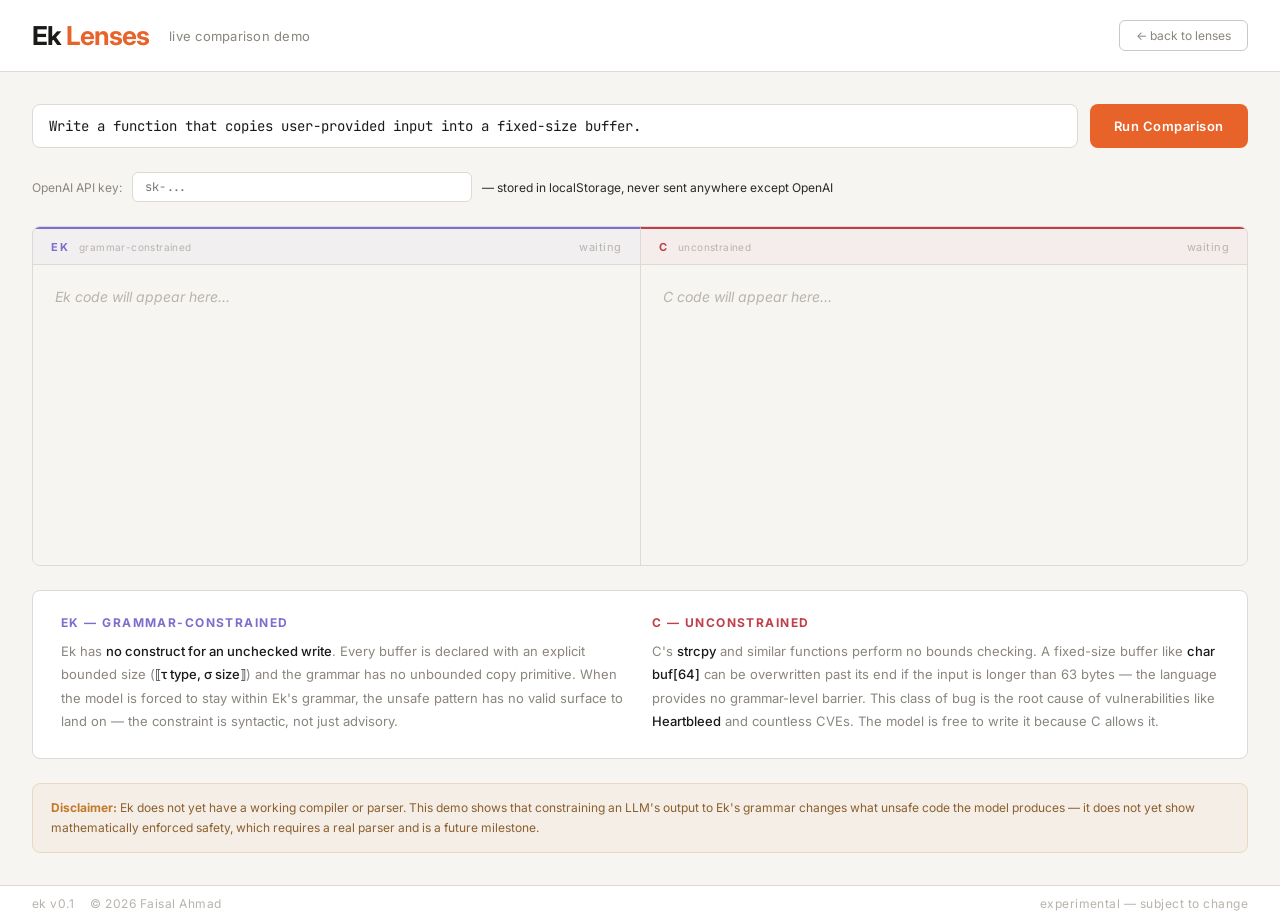
<file: demo.html>
<!DOCTYPE html>
<html lang="en">
<head>
  <meta charset="UTF-8" />
  <meta name="viewport" content="width=device-width, initial-scale=1.0" />
  <title>Ek — Live Comparison Demo</title>
  <link rel="preconnect" href="https://fonts.googleapis.com" />
  <link rel="preconnect" href="https://fonts.gstatic.com" crossorigin />
  <link href="https://fonts.googleapis.com/css2?family=Inter:wght@400;500;600;700&family=JetBrains+Mono:wght@400;500;700&display=swap" rel="stylesheet" />
  <style>
    *, *::before, *::after { box-sizing: border-box; margin: 0; padding: 0; }

    :root {
      --bg:       #f7f5f2;
      --bg2:      #f0ede8;
      --border:   #ddd9d3;
      --border2:  #ccc8c2;
      --text:     #1c1a18;
      --muted:    #8a857e;
      --muted2:   #b8b3ac;
      --real:     #7c6fcd;
      --dev:      #2a9d6f;
      --normie:   #c07a2a;
      --accent:   #e8632a;
      --c-color:  #c0404a;
      --ek-color: #7c6fcd;
    }

    body {
      font-family: 'Inter', -apple-system, BlinkMacSystemFont, 'Segoe UI', sans-serif;
      font-variant-ligatures: none; font-feature-settings: "liga" 0, "calt" 0;
      background: var(--bg); color: var(--text);
      min-height: 100vh; display: flex; flex-direction: column;
    }

    header {
      display: flex; align-items: center; gap: 20px;
      padding: 20px 32px; border-bottom: 1px solid var(--border);
      background: #fff; flex-shrink: 0;
    }
    header .brand { font-size: 26px; font-weight: 700; color: var(--text); letter-spacing: -1px; }
    header .brand span { color: var(--accent); }
    header .tagline { font-size: 13px; color: var(--muted); font-weight: 400; flex: 1; letter-spacing: 0.02em; }
    header a {
      font-size: 12px; color: var(--muted); text-decoration: none;
      border: 1px solid var(--border2); border-radius: 6px; padding: 7px 16px;
      transition: color 0.15s, border-color 0.15s, background 0.15s;
    }
    header a:hover { color: var(--text); border-color: var(--muted); background: var(--bg2); }

    .main { flex: 1; display: flex; flex-direction: column; padding: 32px; gap: 24px; max-width: 1400px; width: 100%; margin: 0 auto; }

    .disclaimer {
      border: 1px solid #e8d9c0; background: rgba(192,122,42,0.06); border-radius: 8px;
      padding: 14px 18px; font-size: 12px; color: #8a6030; line-height: 1.7;
    }
    .disclaimer strong { color: var(--normie); }

    .prompt-row { display: flex; gap: 12px; align-items: stretch; }
    .prompt-input {
      flex: 1; font-family: 'JetBrains Mono', monospace; font-size: 14px;
      background: #fff; border: 1px solid var(--border); border-radius: 8px;
      color: var(--text); padding: 12px 16px; outline: none; transition: border-color 0.15s;
    }
    .prompt-input:focus { border-color: var(--accent); }

    .run-btn {
      font-family: 'Inter', sans-serif; font-size: 13px; font-weight: 600;
      background: var(--accent); color: #fff; border: none; border-radius: 8px;
      padding: 12px 24px; cursor: pointer; letter-spacing: 0.04em;
      transition: background 0.15s, opacity 0.15s; white-space: nowrap;
    }
    .run-btn:hover { background: #d4562200; background: #cf5520; }
    .run-btn:disabled { opacity: 0.4; cursor: not-allowed; }

    .key-row { display: flex; gap: 10px; align-items: center; font-size: 12px; color: var(--muted); }
    .key-input {
      font-family: 'JetBrains Mono', monospace; font-size: 12px;
      background: #fff; border: 1px solid var(--border); border-radius: 6px;
      color: var(--muted); padding: 6px 12px; outline: none; width: 340px;
      transition: border-color 0.15s;
    }
    .key-input:focus { border-color: var(--border2); color: var(--text); }

    .panels { display: flex; gap: 0; flex: 1; min-height: 340px; border-radius: 8px; overflow: hidden; border: 1px solid var(--border); }

    .code-panel { flex: 1; display: flex; flex-direction: column; min-width: 0; }
    .code-panel:first-child { border-right: 1px solid var(--border); }
    .code-panel[data-lang="c"]  { border-top: 2px solid var(--c-color); }
    .code-panel[data-lang="ek"] { border-top: 2px solid var(--ek-color); }

    .code-header {
      display: flex; align-items: center; justify-content: space-between;
      padding: 11px 18px 10px; border-bottom: 1px solid var(--border); flex-shrink: 0;
    }
    .code-panel[data-lang="c"]  .code-header { background: rgba(192,64,74,0.04); }
    .code-panel[data-lang="ek"] .code-header { background: rgba(124,111,205,0.04); }

    .code-lang { font-size: 11px; font-weight: 700; letter-spacing: 0.14em; text-transform: uppercase; }
    .code-panel[data-lang="c"]  .code-lang { color: var(--c-color); }
    .code-panel[data-lang="ek"] .code-lang { color: var(--ek-color); }

    .code-desc { font-size: 10px; color: var(--muted2); letter-spacing: 0.04em; margin-left: 10px; }

    .code-status { font-size: 11px; color: var(--muted2); letter-spacing: 0.04em; }
    .code-status.streaming { color: var(--dev); }
    .code-status.done      { color: var(--muted2); }
    .code-status.error     { color: var(--c-color); }

    .code-body {
      flex: 1; overflow-y: auto; padding: 20px 22px;
      font-size: 14px; line-height: 1.75; white-space: pre-wrap; word-break: break-word;
      color: #2a2622; background: var(--bg);
      scrollbar-width: thin; scrollbar-color: var(--border2) transparent;
    }
    .code-body::-webkit-scrollbar { width: 6px; }
    .code-body::-webkit-scrollbar-thumb { background: var(--border2); border-radius: 3px; }
    .code-body .placeholder { color: var(--muted2); font-style: italic; }

    .cursor {
      display: inline-block; width: 2px; height: 1em;
      background: var(--accent); vertical-align: text-bottom;
      animation: blink 0.8s step-end infinite;
    }
    @keyframes blink { 50% { opacity: 0; } }

    .explanation {
      border: 1px solid var(--border); border-radius: 8px; background: #fff;
      padding: 24px 28px; display: grid; grid-template-columns: 1fr 1fr; gap: 24px;
    }
    .explain-block h3 {
      font-size: 12px; font-weight: 700; letter-spacing: 0.12em; text-transform: uppercase;
      margin-bottom: 10px;
    }
    .explain-block[data-lang="c"]  h3 { color: var(--c-color); }
    .explain-block[data-lang="ek"] h3 { color: var(--ek-color); }
    .explain-block p { font-size: 13px; color: var(--muted); line-height: 1.8; }
    .explain-block p strong { color: var(--text); font-weight: 500; }

    footer {
      padding: 10px 32px; border-top: 1px solid var(--border); background: #fff;
      display: flex; justify-content: space-between; align-items: center;
      font-size: 12px; color: var(--muted2); flex-shrink: 0; letter-spacing: 0.04em;
    }
  </style>
</head>
<body>
  <header>
    <span class="brand">Ek <span>Lenses</span></span>
    <span class="tagline">live comparison demo</span>
    <a href="/">← back to lenses</a>
  </header>

  <div class="main">

    <div class="prompt-row">
      <input class="prompt-input" id="promptInput"
        value="Write a function that copies user-provided input into a fixed-size buffer." readonly />
      <button class="run-btn" id="runBtn">Run Comparison</button>
    </div>

    <div class="key-row">
      <span>OpenAI API key:</span>
      <input class="key-input" id="apiKeyInput" type="password" placeholder="sk-..." autocomplete="off" />
      <span style="color:#2a2a2a">— stored in localStorage, never sent anywhere except OpenAI</span>
    </div>

    <div class="panels">
      <div class="code-panel" data-lang="ek">
        <div class="code-header">
          <div style="display:flex;align-items:baseline;gap:0">
            <span class="code-lang">Ek</span>
            <span class="code-desc">grammar-constrained</span>
          </div>
          <span class="code-status" id="statusEk">waiting</span>
        </div>
        <div class="code-body" id="bodyEk"><span class="placeholder">Ek code will appear here…</span></div>
      </div>
      <div class="code-panel" data-lang="c">
        <div class="code-header">
          <div style="display:flex;align-items:baseline;gap:0">
            <span class="code-lang">C</span>
            <span class="code-desc">unconstrained</span>
          </div>
          <span class="code-status" id="statusC">waiting</span>
        </div>
        <div class="code-body" id="bodyC"><span class="placeholder">C code will appear here…</span></div>
      </div>
    </div>

    <div class="explanation">
      <div class="explain-block" data-lang="ek">
        <h3>Ek — grammar-constrained</h3>
        <p>
          Ek has <strong>no construct for an unchecked write</strong>.
          Every buffer is declared with an explicit bounded size (<strong>⟦τ type, σ size⟧</strong>)
          and the grammar has no unbounded copy primitive.
          When the model is forced to stay within Ek's grammar, the unsafe pattern
          has no valid surface to land on — the constraint is syntactic, not just advisory.
        </p>
      </div>
      <div class="explain-block" data-lang="c">
        <h3>C — unconstrained</h3>
        <p>
          C's <strong>strcpy</strong> and similar functions perform no bounds checking.
          A fixed-size buffer like <strong>char buf[64]</strong> can be overwritten past its end
          if the input is longer than 63 bytes — the language provides no grammar-level barrier.
          This class of bug is the root cause of vulnerabilities like <strong>Heartbleed</strong>
          and countless CVEs. The model is free to write it because C allows it.
        </p>
      </div>
    </div>

    <div class="disclaimer">
      <strong>Disclaimer:</strong> Ek does not yet have a working compiler or parser.
      This demo shows that constraining an LLM's output to Ek's grammar changes what unsafe code the model produces —
      it does not yet show mathematically enforced safety, which requires a real parser and is a future milestone.
    </div>

  </div>

  <footer>
    <div style="display:flex; gap:16px; align-items:center;">
      <span>ek v0.1</span>
      <span>© 2026 Faisal Ahmad</span>
    </div>
    <span>experimental — subject to change</span>
  </footer>

  <script>
    // ── Paste your Ek syntax reference here ──────────────────────────────────
    const EK_SYNTAX_REFERENCE = `
== EK MASTER SYMBOL TABLE (Real Code lens) ==

DECLARATIONS
  :: name(params) -> ReturnType {}   function declaration
  § Type name <- value;              variable declaration
  ⊞ Name { Type field, ... }         record declaration
  ⊎ Name { Variant, Variant(Type) }  union declaration
  ↳ Name { field: value, ... }       record construction
  ⊙ CapabilityType cap               capability token parameter
  ※ moduleName;                      import

CONTROL FLOW
  ? (cond) ∴ { ... } ⋮ { ... }      conditional (if/then/else)
  ⋈ x { val → ..., _ → ... }        pattern match
  ↻ (cond) { ... }                   loop (condition-only)
  ↵ value;                           return value
  ▢                                  void (no return value)
  ⏹;                                 break
  ▶;                                 continue
  ⚑ ↯ fn(args) {                     outcome handling
    success(x) → ↵ x;
    failure(e) → ↵ fallback;
  }

CALLS & ACCESS
  ↯ name(args)                       function call
  value.field                        field access
  arr @ i                            array element access
  ->                                 return type in signature
  <-                                 assignment

TYPES
  ℤ   integer (signed 32-bit default; ℤ8 ℤ16 ℤ32 ℤ64)
  ℕ   unsigned integer (ℕ8 ℕ16 ℕ32 ℕ64)
  ℝ   float (32-bit default; ℝ32 ℝ64)
  𝔹   boolean
  𝕊   string
  ℂ   character
  ∅   null
  ⟦τ Type, σ N⟧   fixed-size bounded array (e.g. ⟦τ ℤ, σ 100⟧)
  ⦃τ Type⦄         growable vector (audited reallocation only)

OPERATORS
  +  -  *  /  %              arithmetic
  =  !=  >  <  >=  <=        comparison (no implicit precedence — use parentheses when mixing categories)
  &  |  !                    logical and / or / not
  ∩  ∪  ⊕  ∼  ≪  ≫          bitwise (experimental)
  ⊤  ⊥                       true / false

LITERALS & STRUCTURE
  "text"   string literal (backslash escapes: \n \t \" \\; may span lines)
  'a'      character literal
  0x1F  0b1010  0o17  1e10   numeric literal forms
  [a, b, c]                  array literal
  {}                         block body
  ()                         argument list
  //  /* */                  single-line / block comment
  ;                          statement terminator
  ,                          separator

RULES
- No unbounded copy primitives — every array has an explicit bounded size
- No implicit operator precedence — parentheses required when mixing arithmetic, comparison, and logical operators
- No generics, no overloading, no preprocessor/macros
- Declaration before use required
- Every statement ends with ;
- main() is the required program entry point
- Capability tokens (⊙) flag functions that touch the outside world
`
    // ─────────────────────────────────────────────────────────────────────────

    const SYSTEM_C = `You are a C programmer. Write idiomatic C code for the following request. Output only the code, no explanation, no markdown fences.`

    const SYSTEM_EK = `You are a programmer writing in Ek, a custom language with a strict grammar. Follow this grammar exactly and produce only valid Ek code. Output only the code, no explanation, no markdown fences.

Ek grammar reference:
${EK_SYNTAX_REFERENCE}`

    const promptInput = document.getElementById('promptInput')
    const runBtn      = document.getElementById('runBtn')
    const apiKeyInput = document.getElementById('apiKeyInput')
    const bodyC       = document.getElementById('bodyC')
    const bodyEk      = document.getElementById('bodyEk')
    const statusC     = document.getElementById('statusC')
    const statusEk    = document.getElementById('statusEk')

    // restore saved key
    apiKeyInput.value = localStorage.getItem('ek_openai_key') || ''
    apiKeyInput.addEventListener('change', () => {
      localStorage.setItem('ek_openai_key', apiKeyInput.value.trim())
    })

    runBtn.addEventListener('click', runComparison)

    async function runComparison() {
      const apiKey = apiKeyInput.value.trim()
      if (!apiKey) { alert('Enter your OpenAI API key first.'); return }
      const prompt = promptInput.value.trim()
      if (!prompt) return

      localStorage.setItem('ek_openai_key', apiKey)

      runBtn.disabled = true
      resetPanel(bodyC, statusC)
      resetPanel(bodyEk, statusEk)

      await Promise.all([
        streamCompletion(apiKey, SYSTEM_C,  prompt, bodyC,  statusC),
        streamCompletion(apiKey, SYSTEM_EK, prompt, bodyEk, statusEk),
      ])

      runBtn.disabled = false
    }

    function resetPanel(body, status) {
      body.textContent = ''
      status.textContent = 'waiting'
      status.className = 'code-status'
    }

    async function streamCompletion(apiKey, system, userMsg, body, status) {
      status.textContent = 'streaming…'
      status.className = 'code-status streaming'

      // blinking cursor
      const cursor = document.createElement('span')
      cursor.className = 'cursor'
      body.appendChild(cursor)

      try {
        const res = await fetch('https://api.openai.com/v1/chat/completions', {
          method: 'POST',
          headers: {
            'Content-Type': 'application/json',
            'Authorization': `Bearer ${apiKey}`,
          },
          body: JSON.stringify({
            model: 'gpt-4.1-mini',
            stream: true,
            messages: [
              { role: 'system', content: system },
              { role: 'user',   content: userMsg },
            ],
          }),
        })

        if (!res.ok) {
          const err = await res.json().catch(() => ({}))
          throw new Error(err?.error?.message || `HTTP ${res.status}`)
        }

        const reader  = res.body.getReader()
        const decoder = new TextDecoder()
        let buf = ''

        while (true) {
          const { done, value } = await reader.read()
          if (done) break

          buf += decoder.decode(value, { stream: true })
          const lines = buf.split('\n')
          buf = lines.pop() // keep incomplete line

          for (const line of lines) {
            const trimmed = line.trim()
            if (!trimmed || trimmed === 'data: [DONE]') continue
            if (!trimmed.startsWith('data: ')) continue
            try {
              const json  = JSON.parse(trimmed.slice(6))
              const delta = json.choices?.[0]?.delta?.content
              if (delta) {
                body.insertBefore(document.createTextNode(delta), cursor)
                body.scrollTop = body.scrollHeight
              }
            } catch {}
          }
        }

        cursor.remove()
        status.textContent = 'done'
        status.className = 'code-status done'
      } catch (err) {
        cursor.remove()
        status.textContent = 'error'
        status.className = 'code-status error'
        body.textContent = `Error: ${err.message}`
      }
    }
  </script>
</body>
</html>
</file>
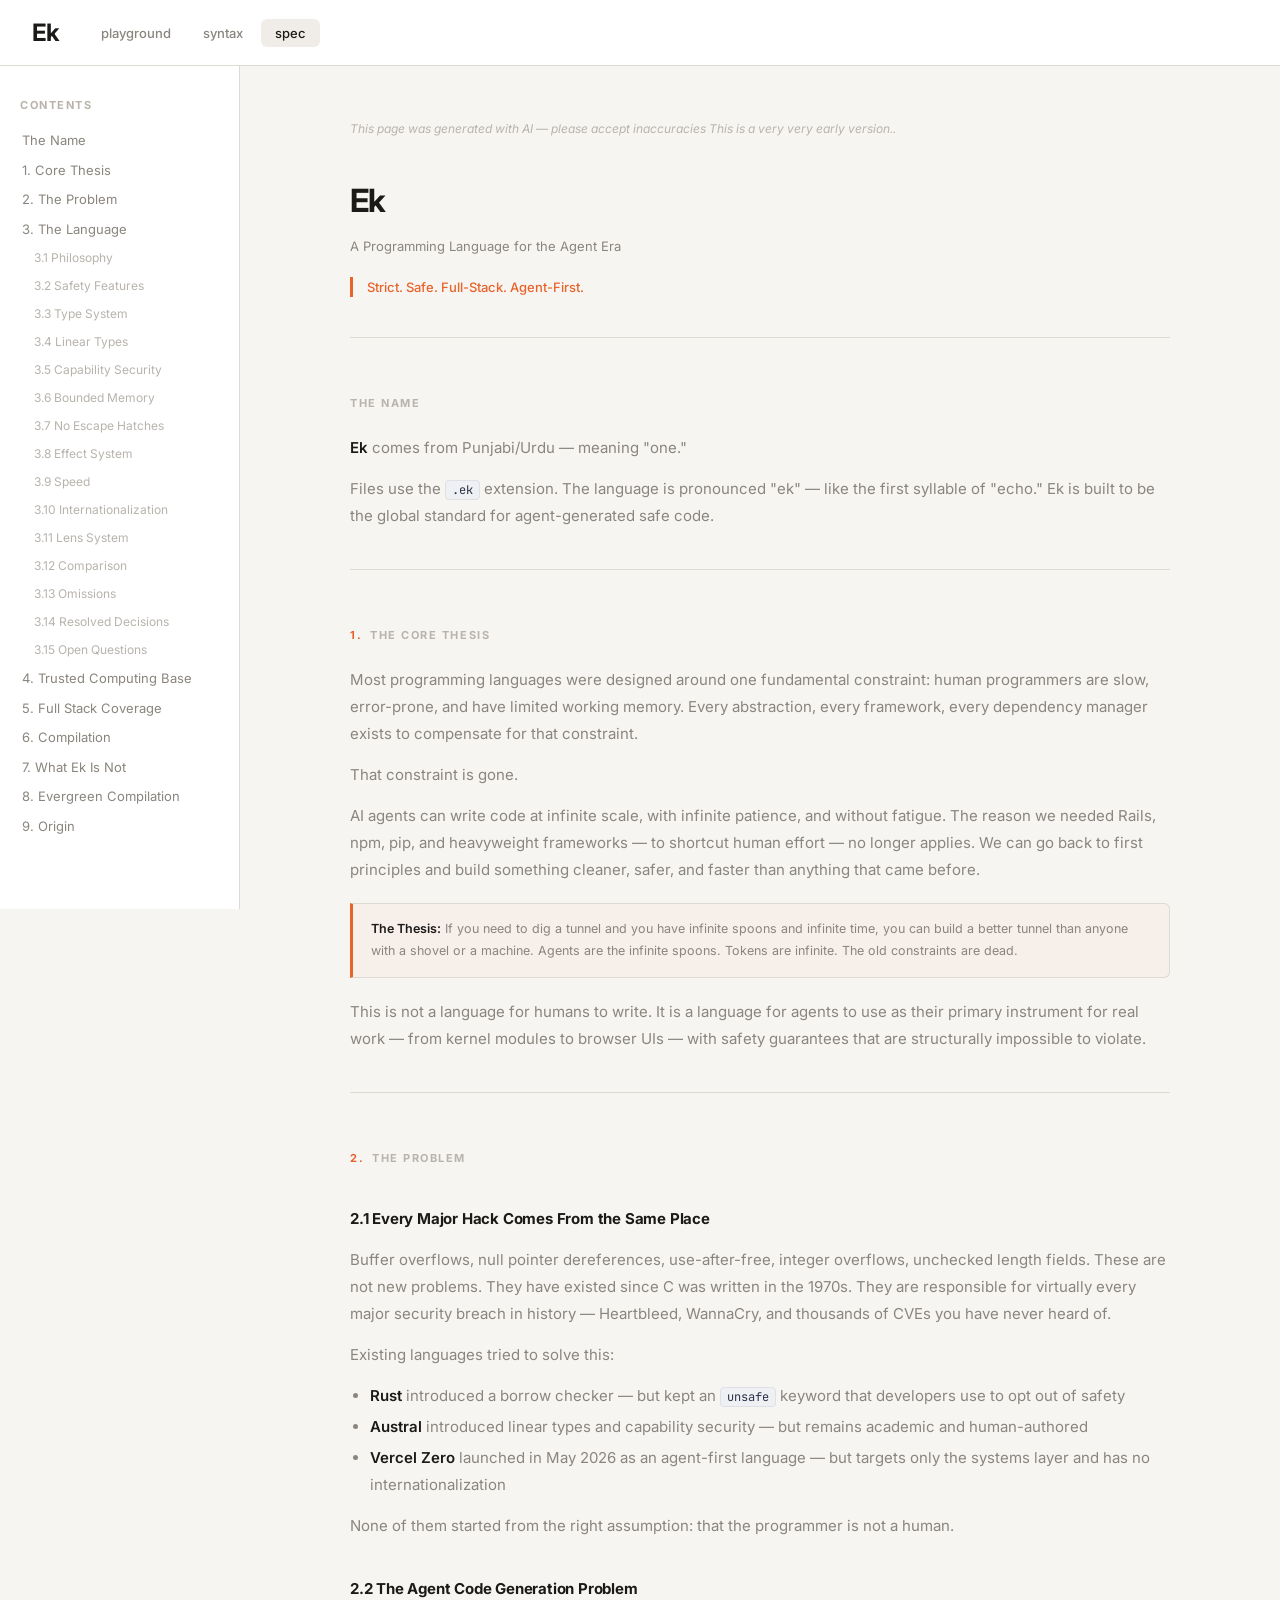
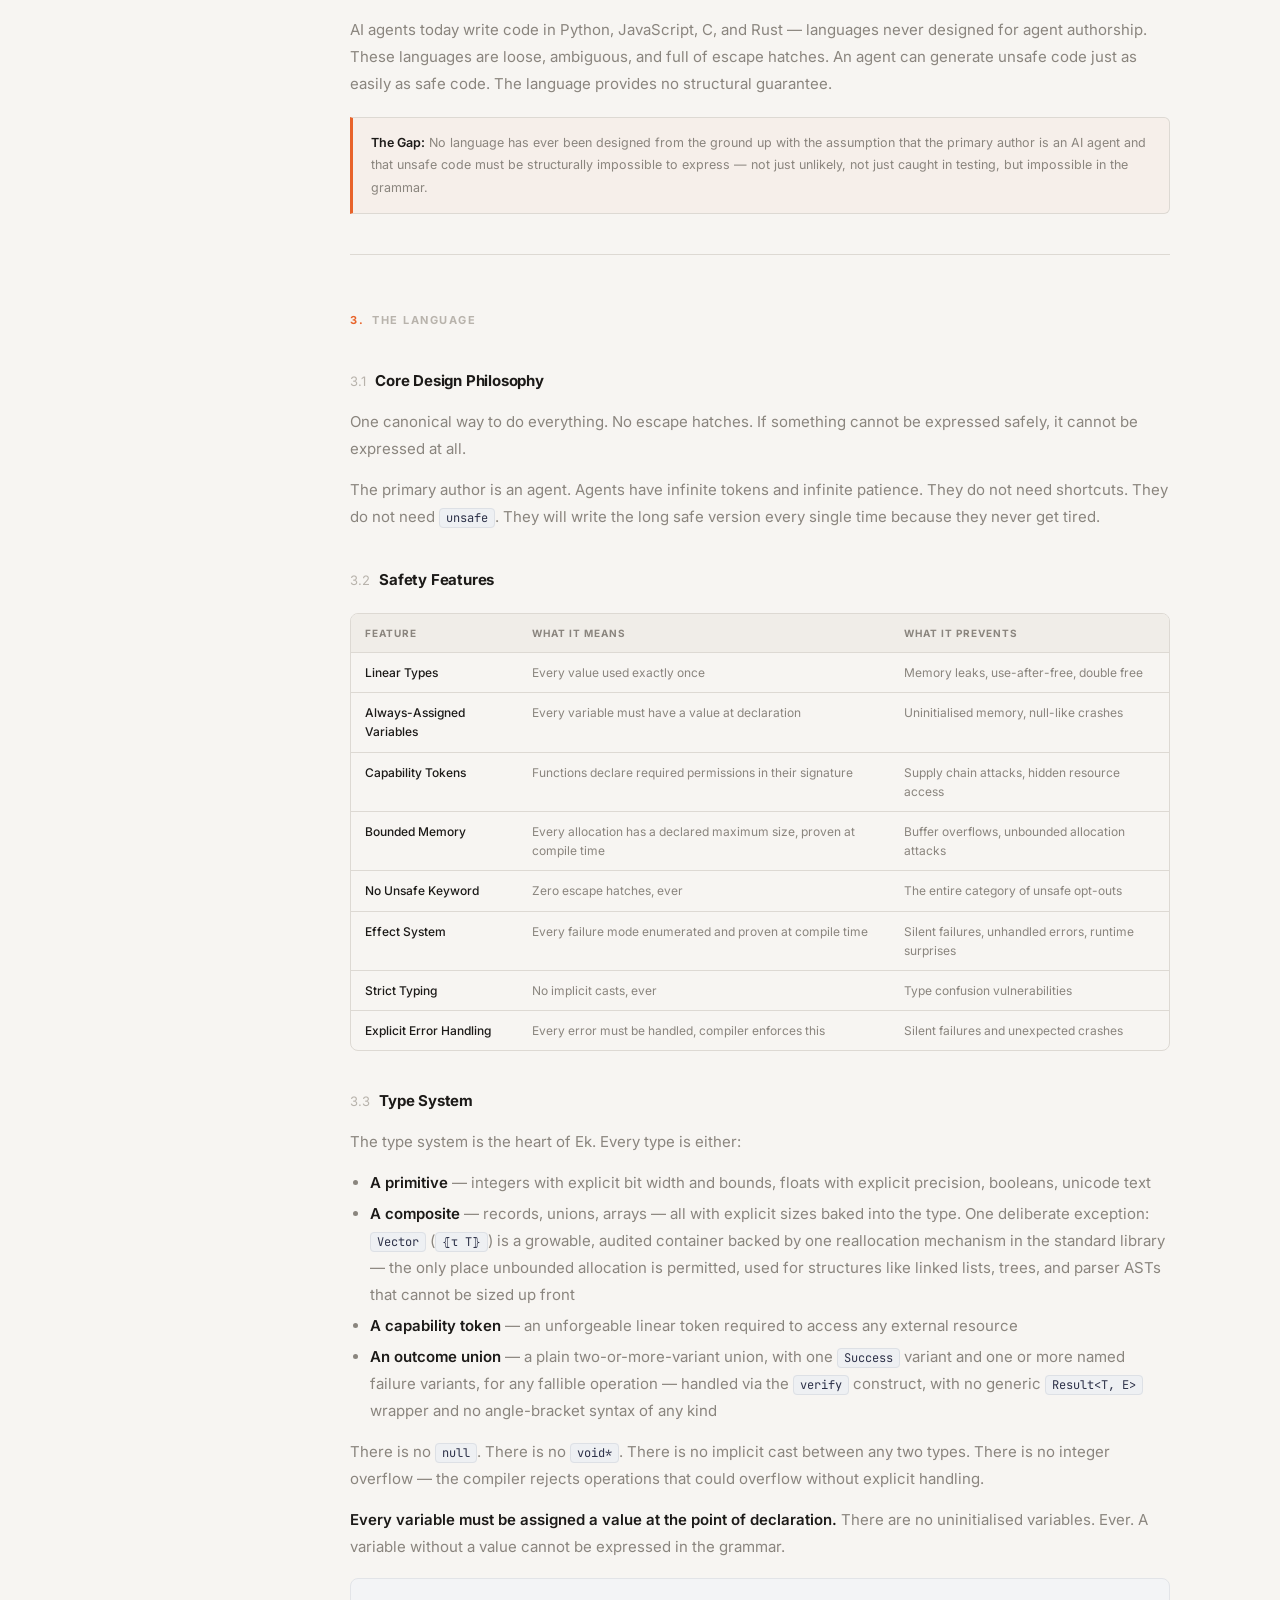
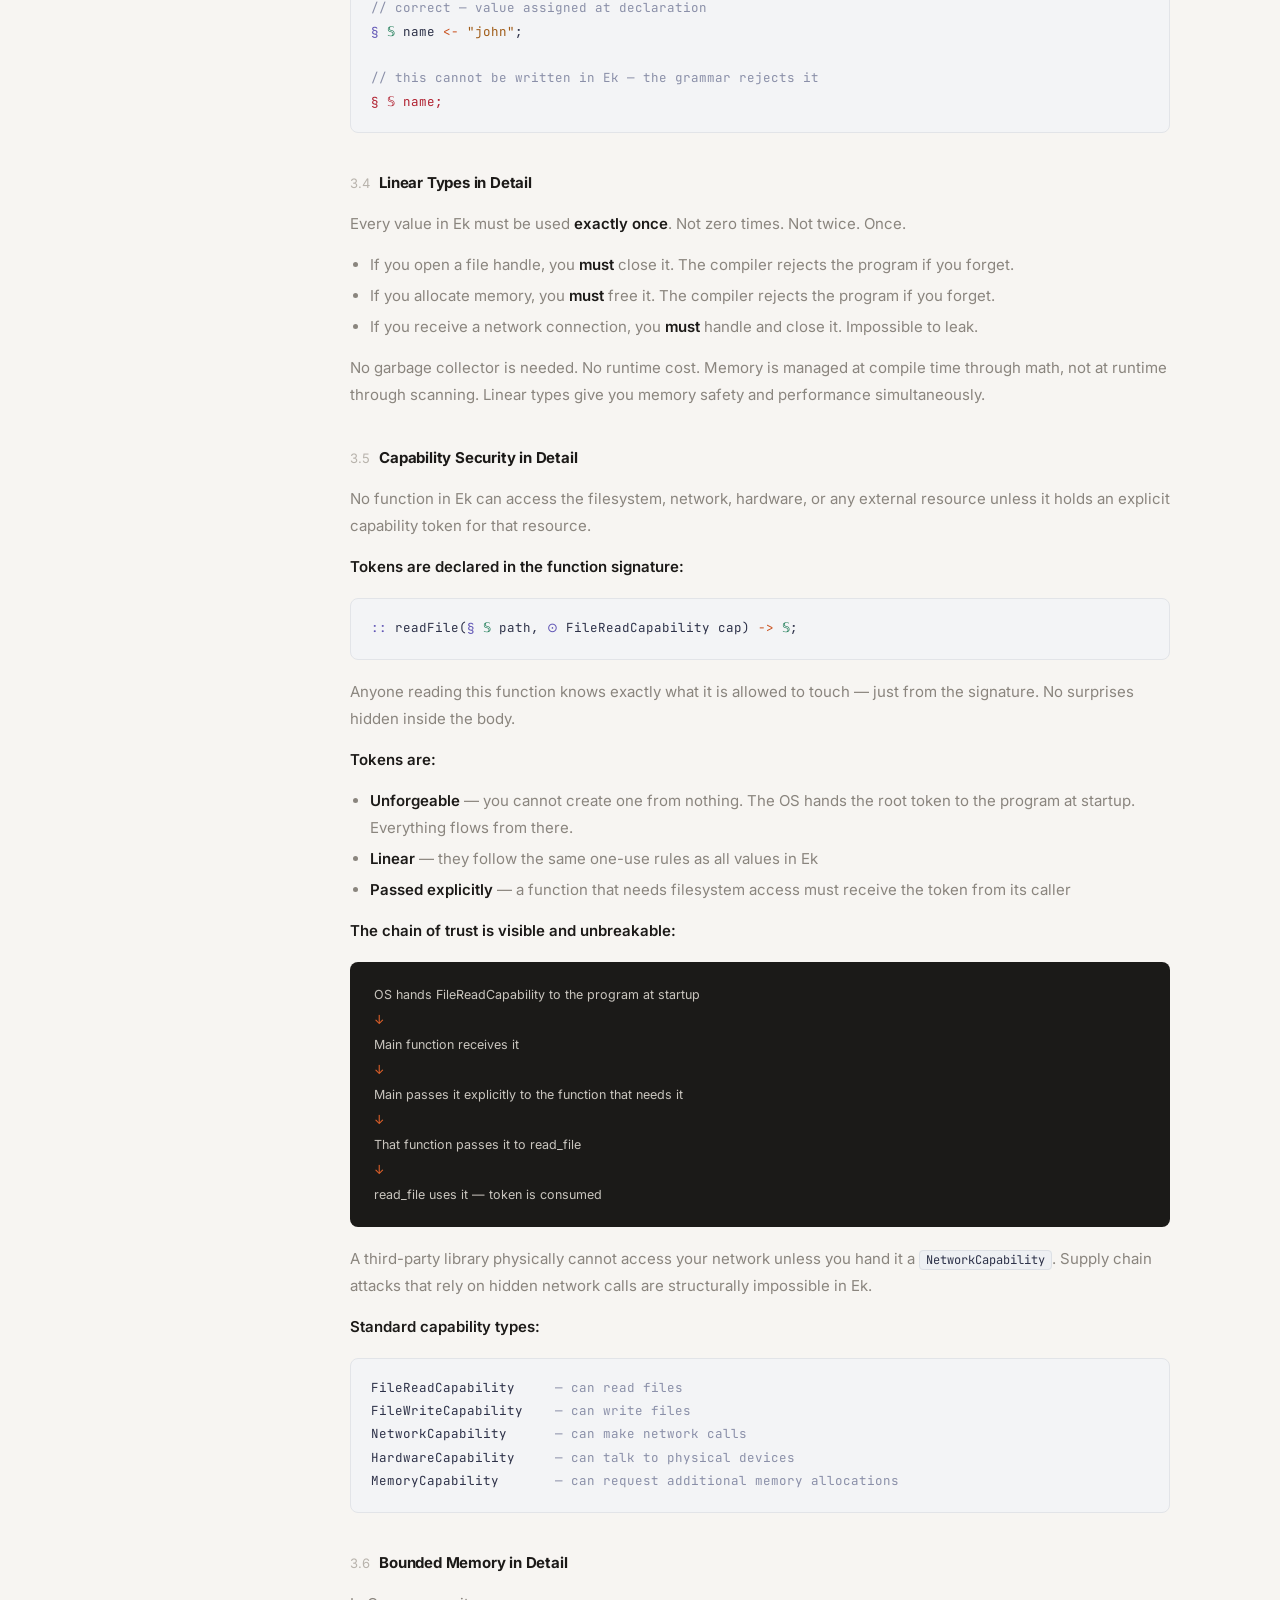
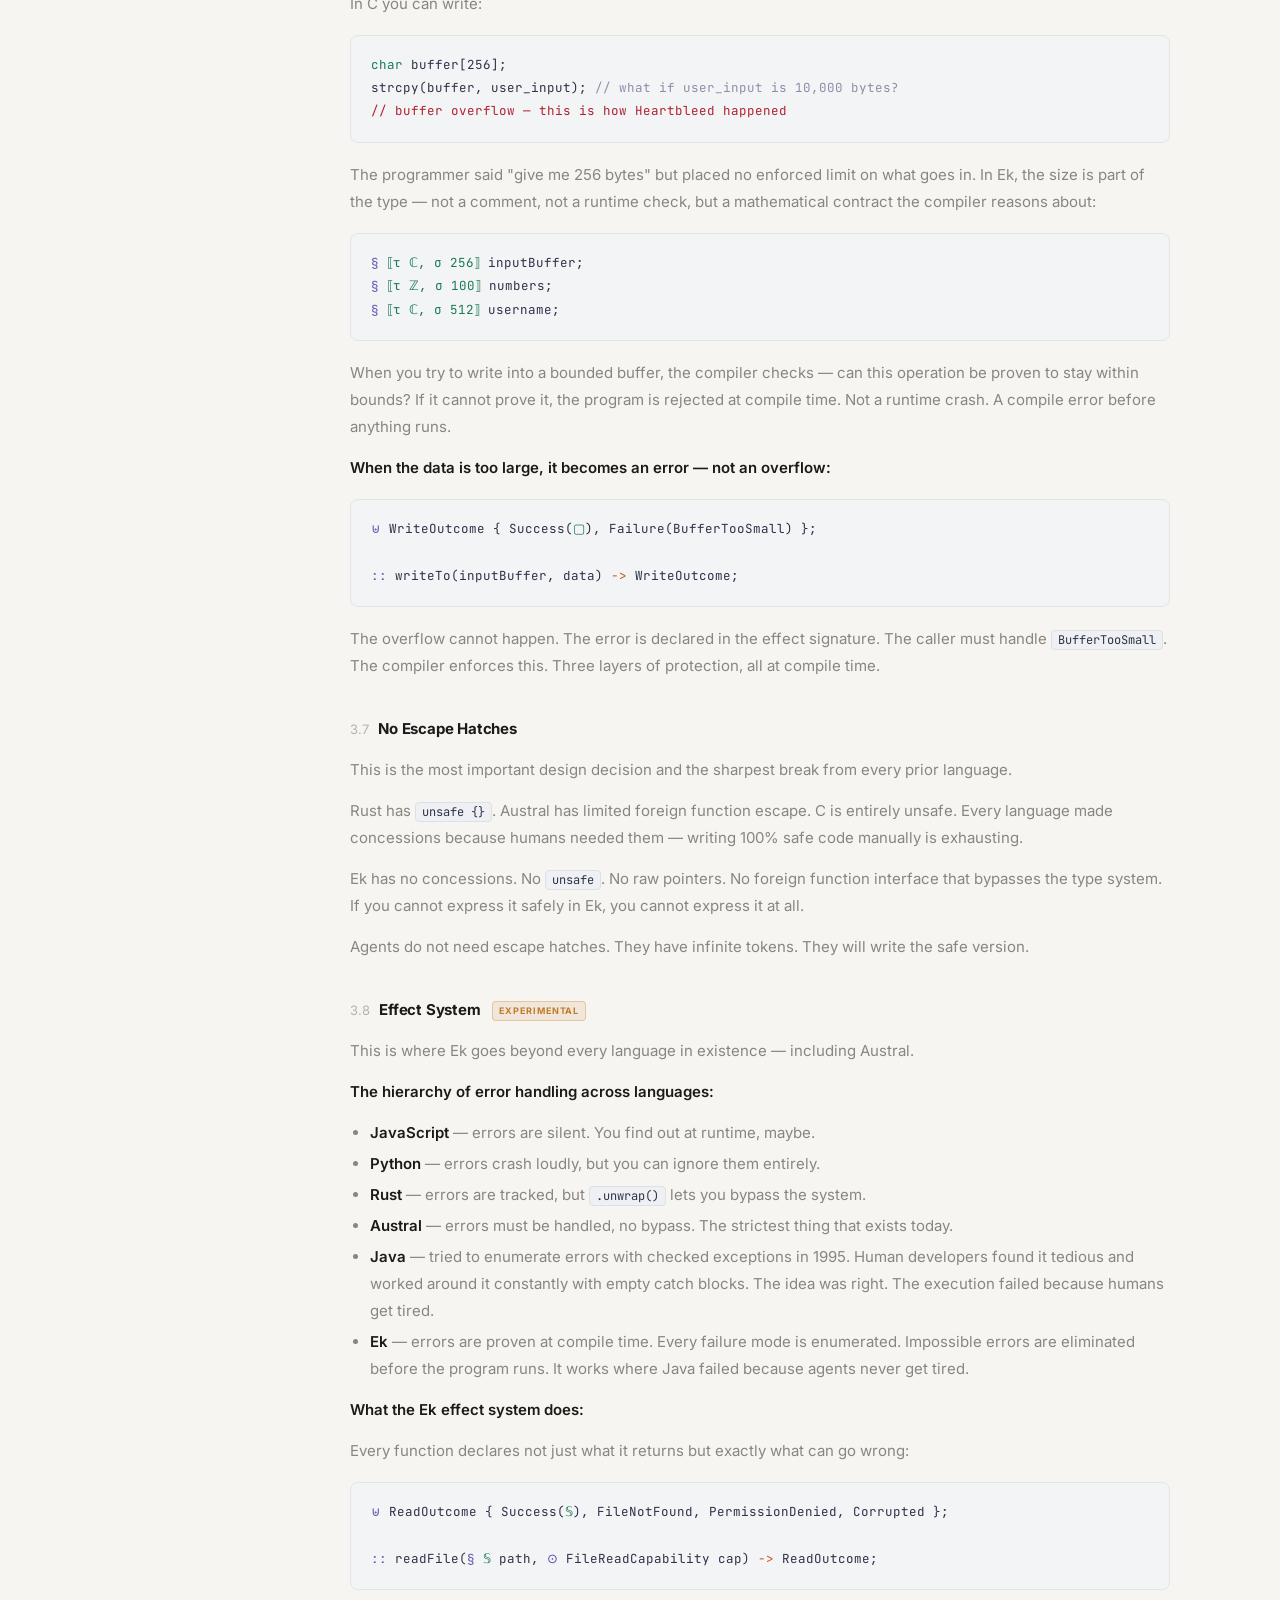
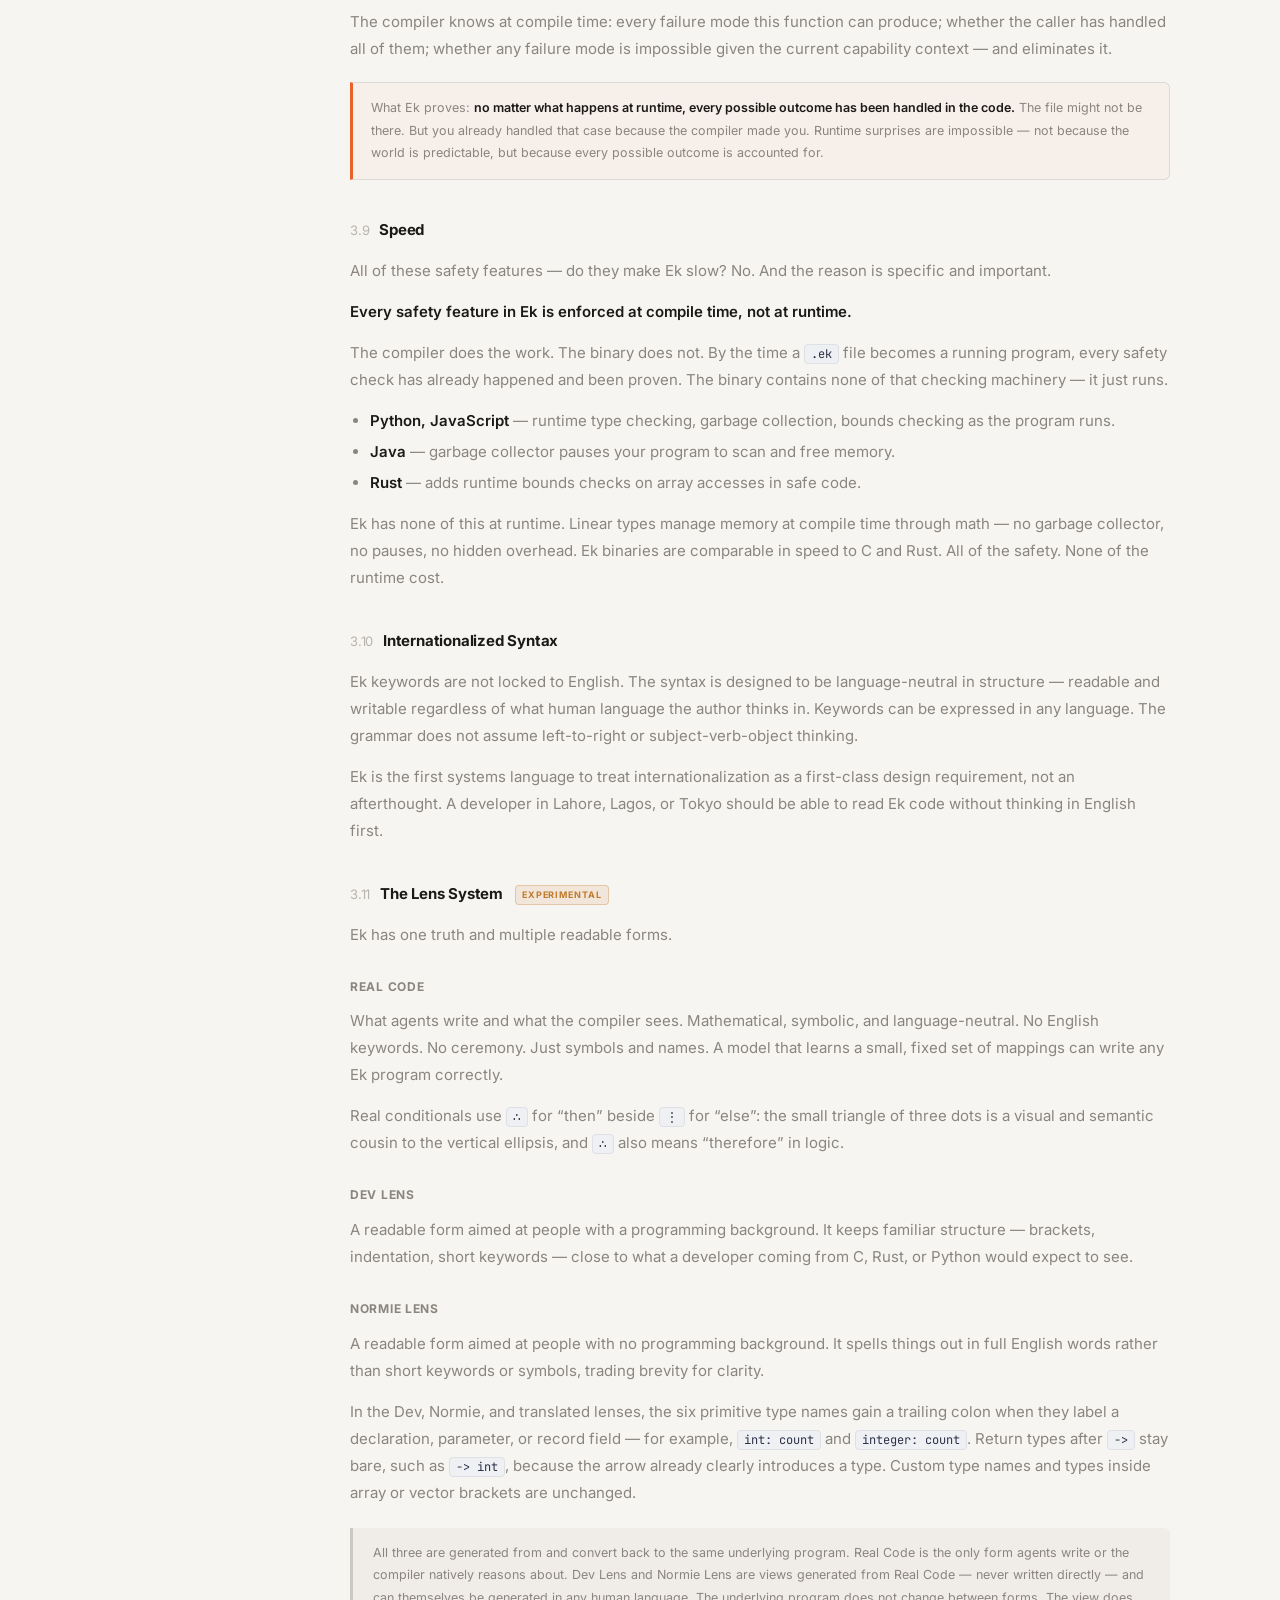
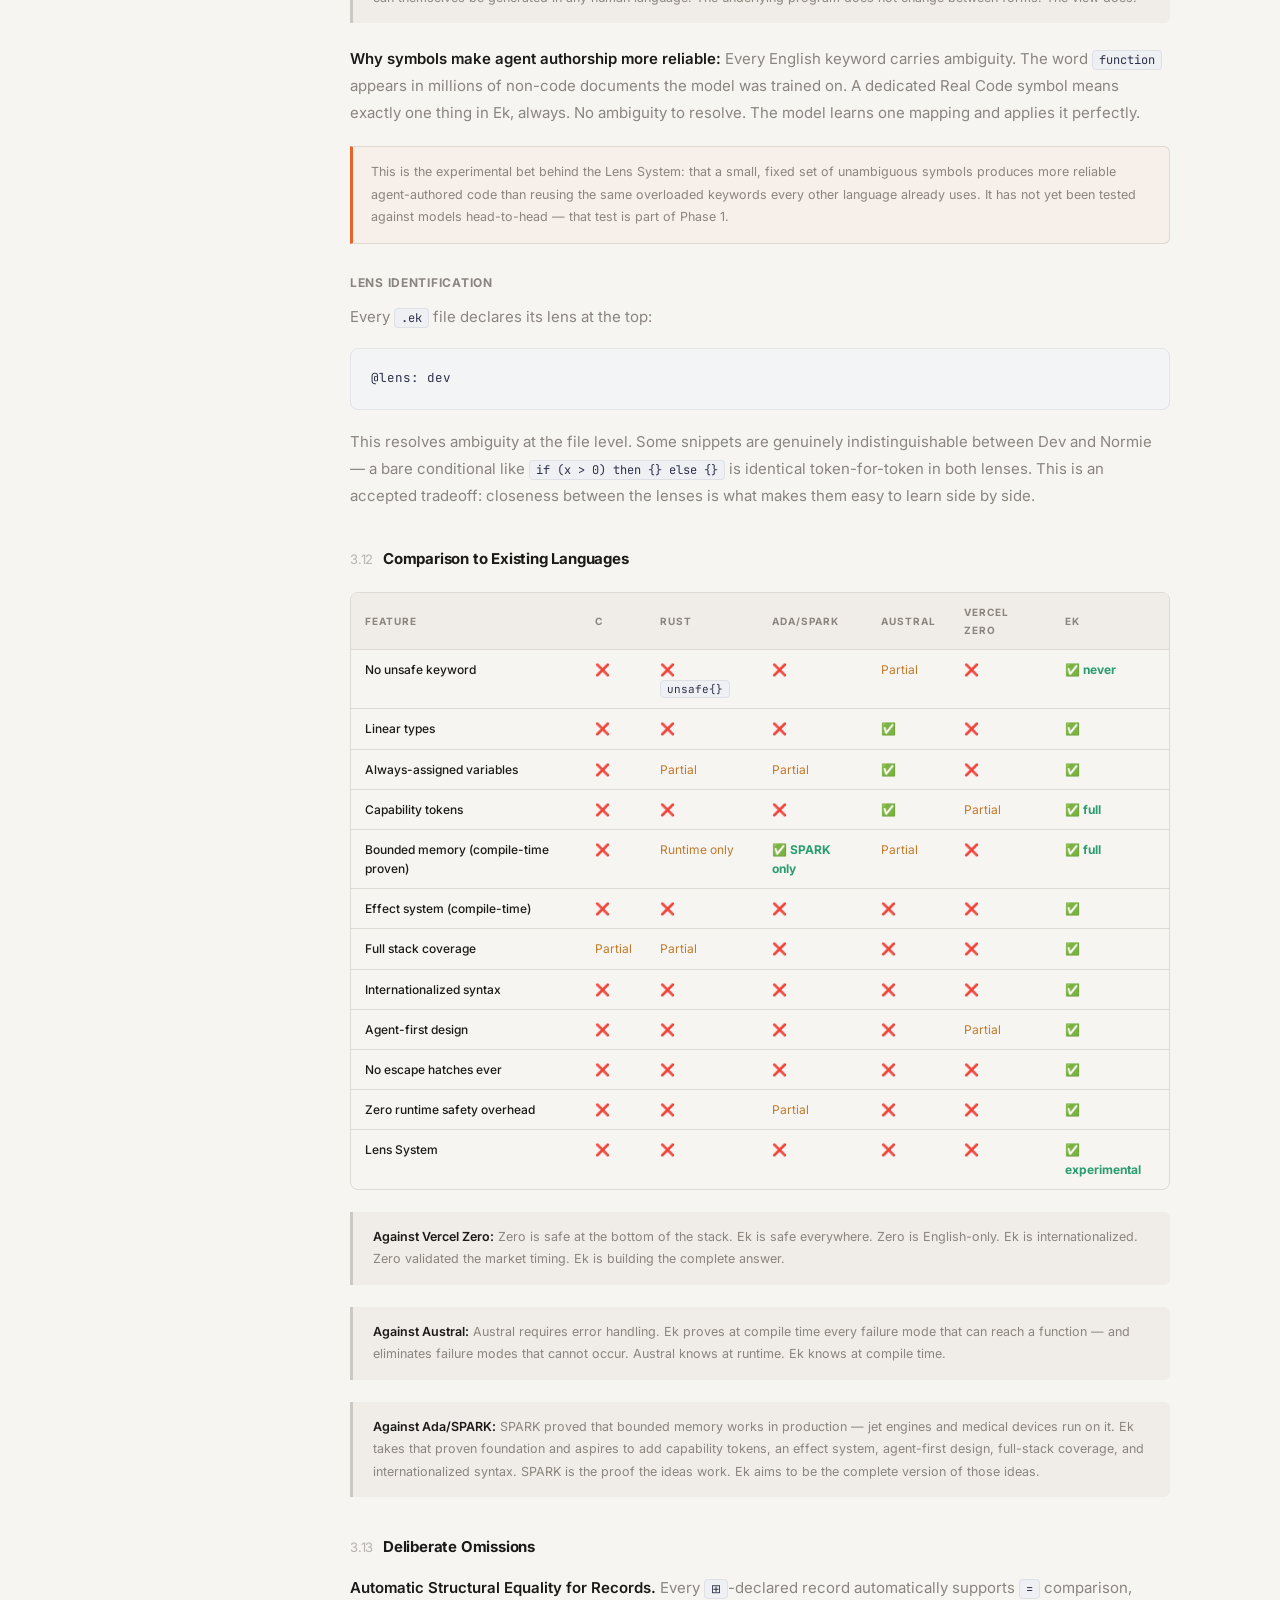
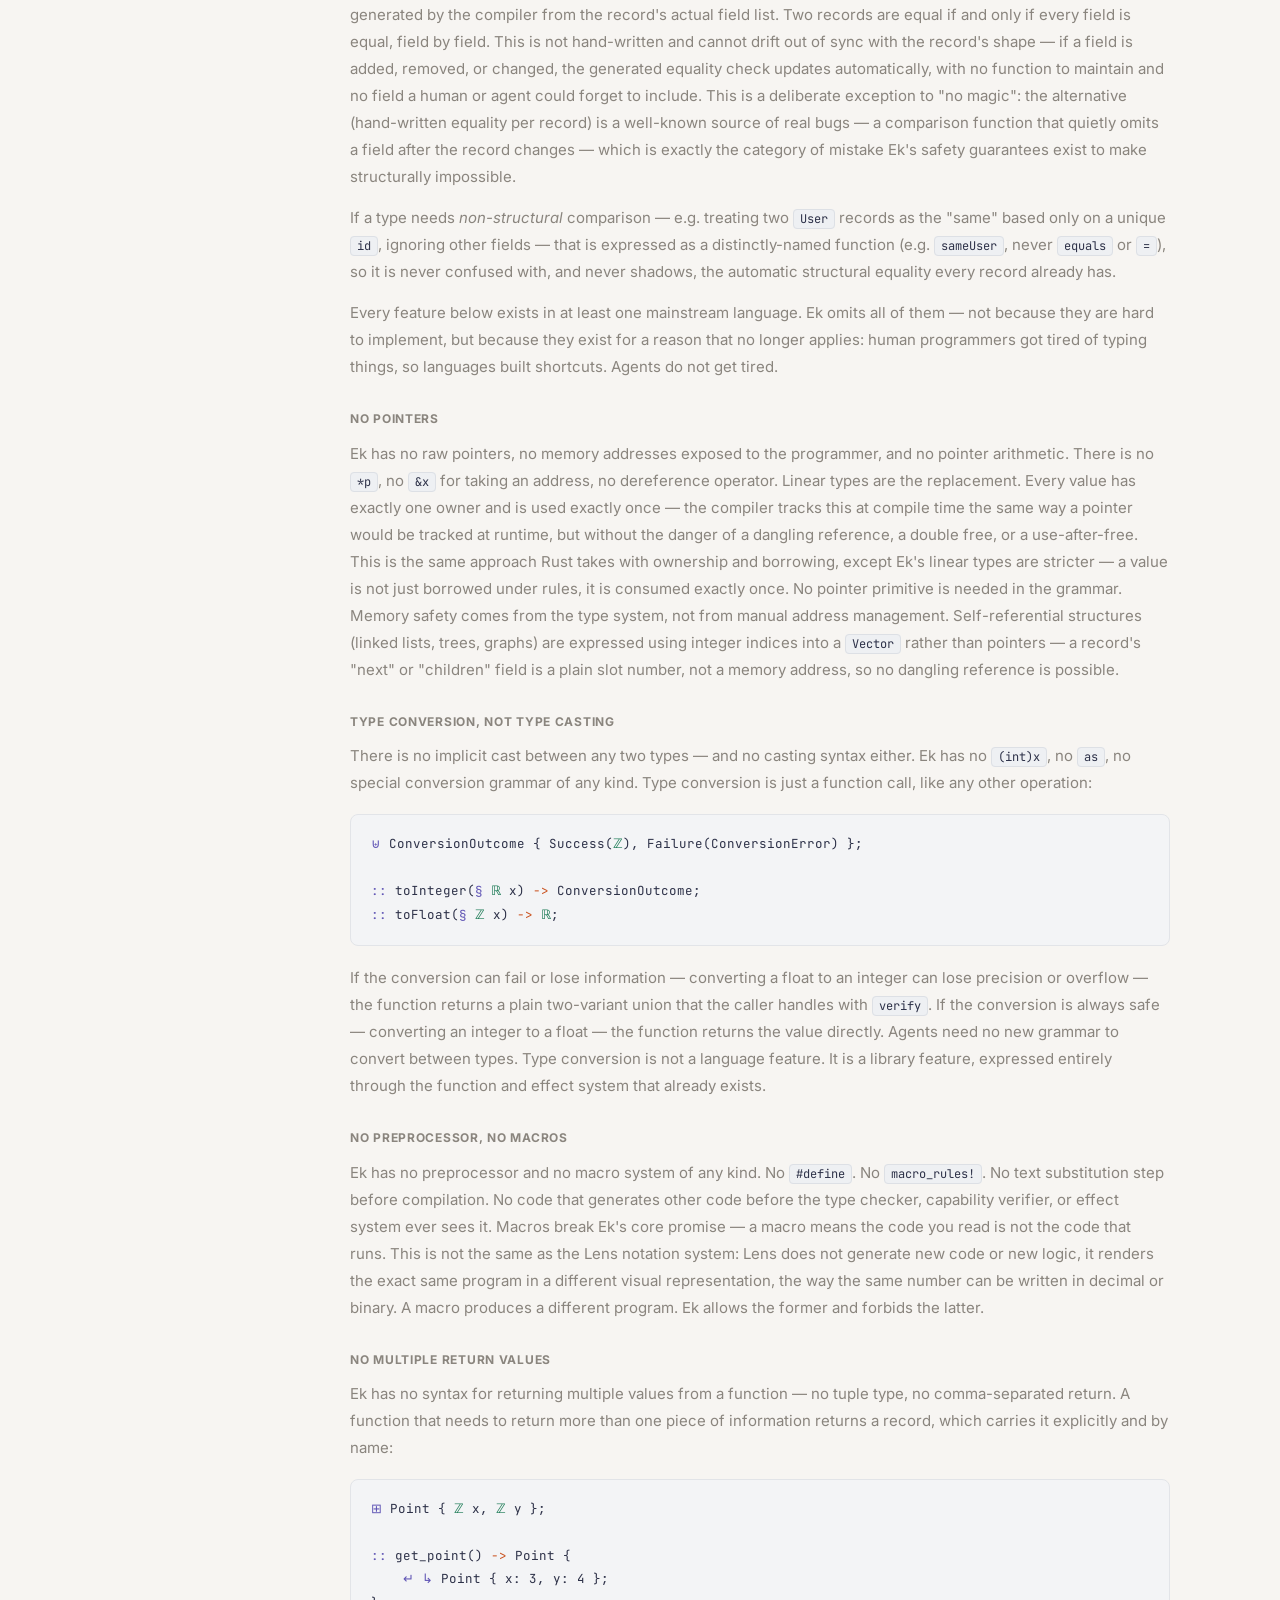
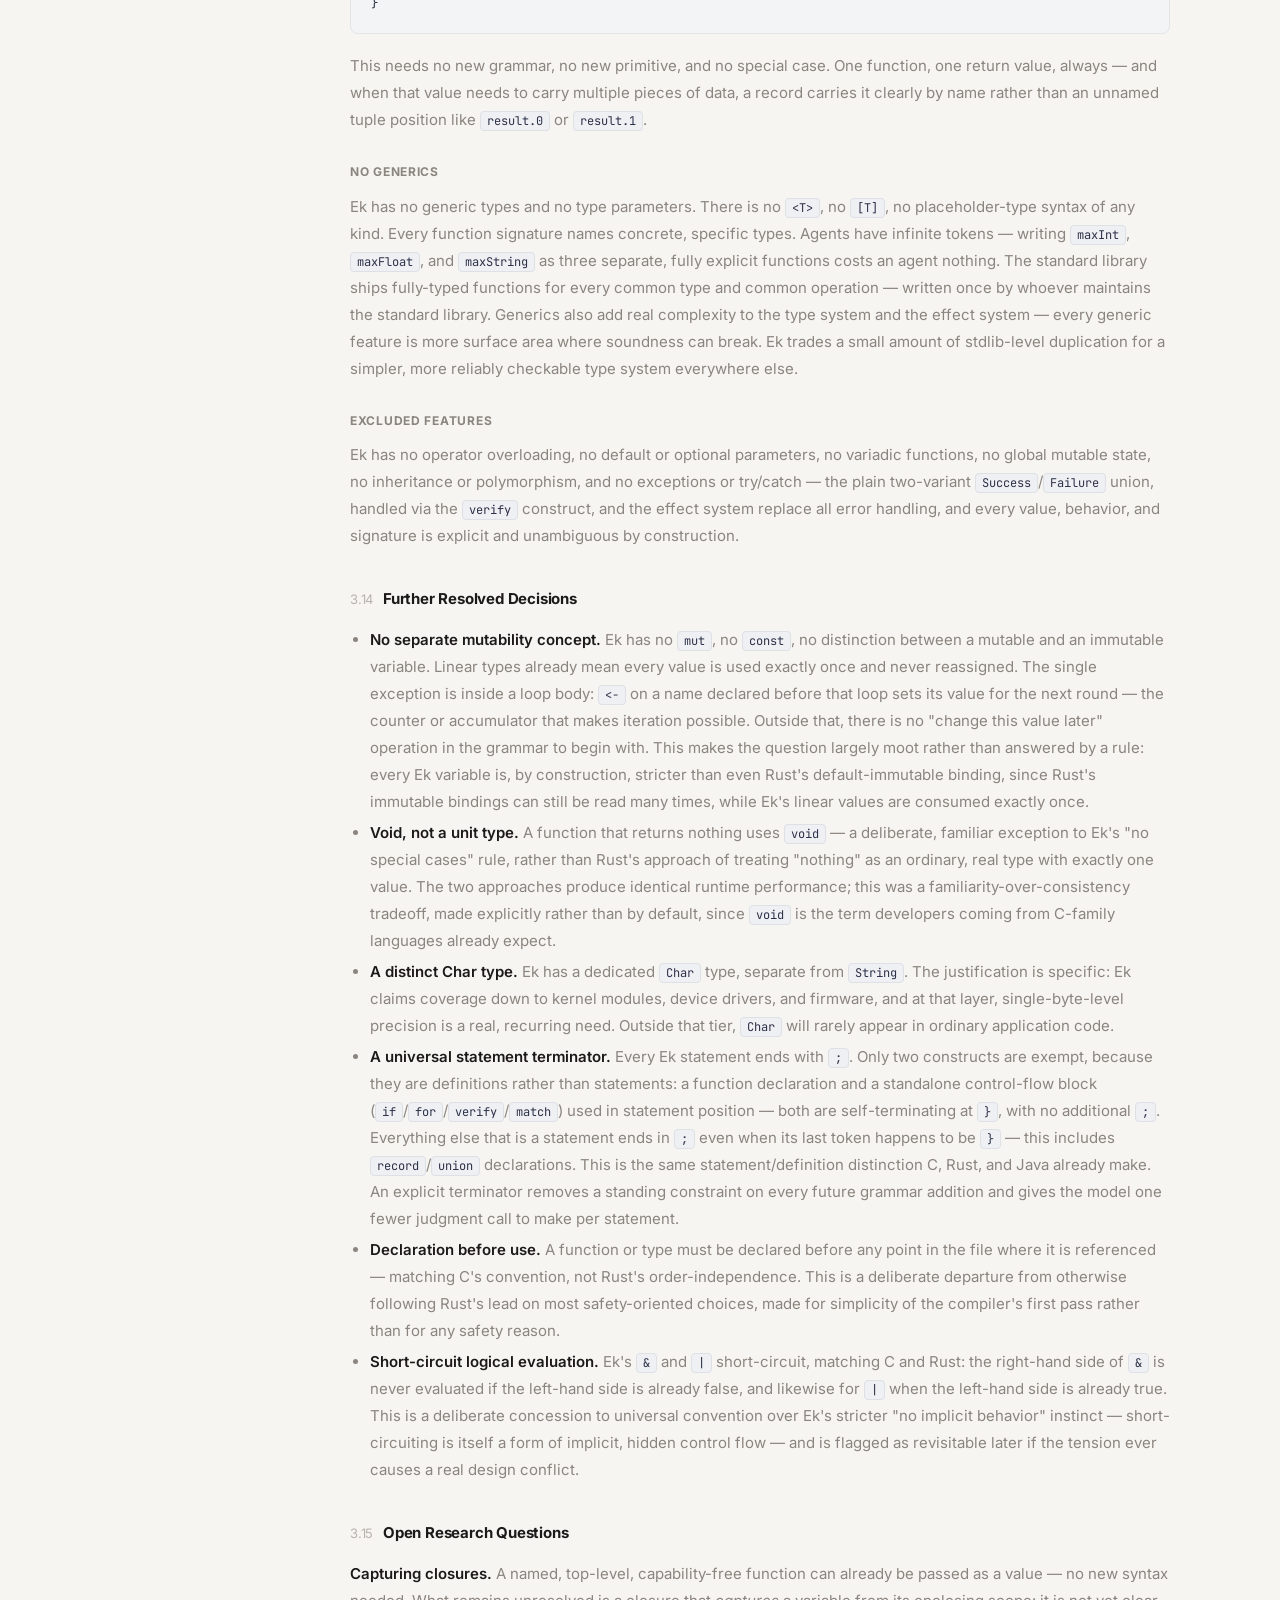
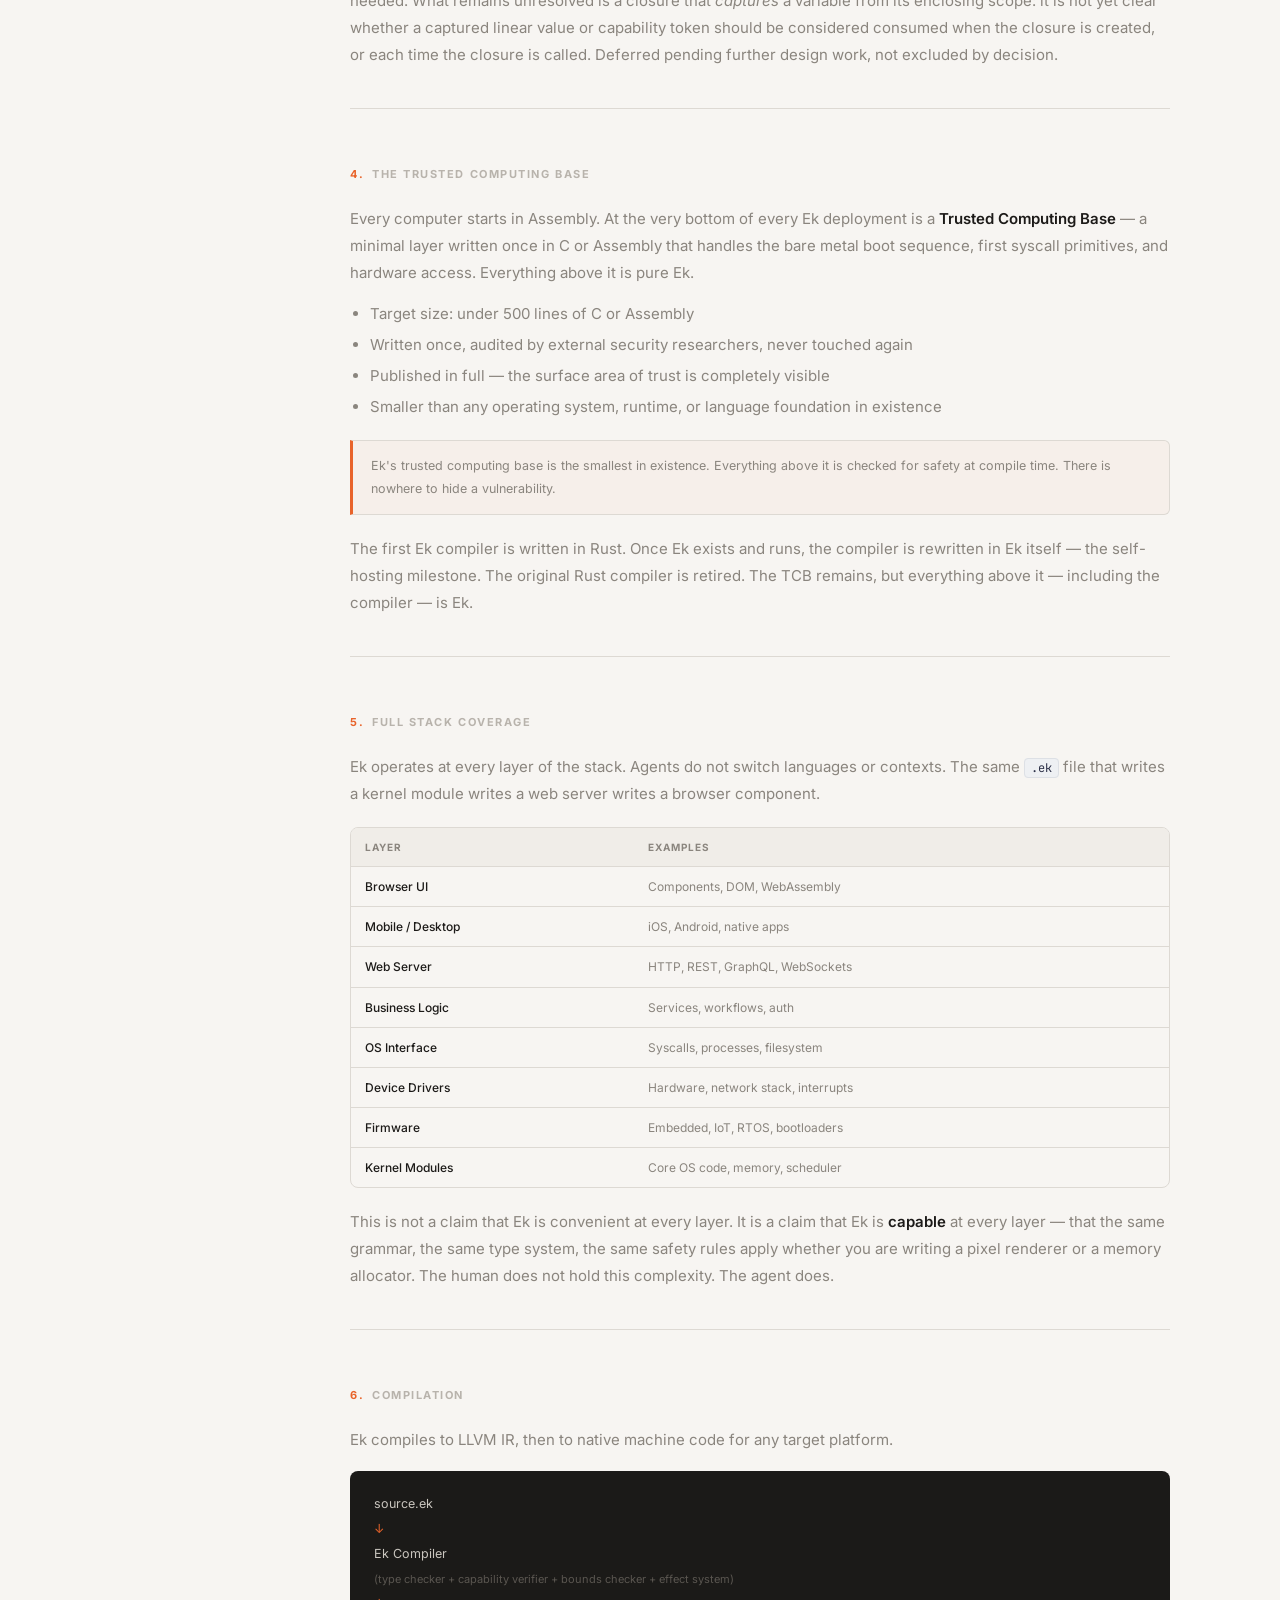
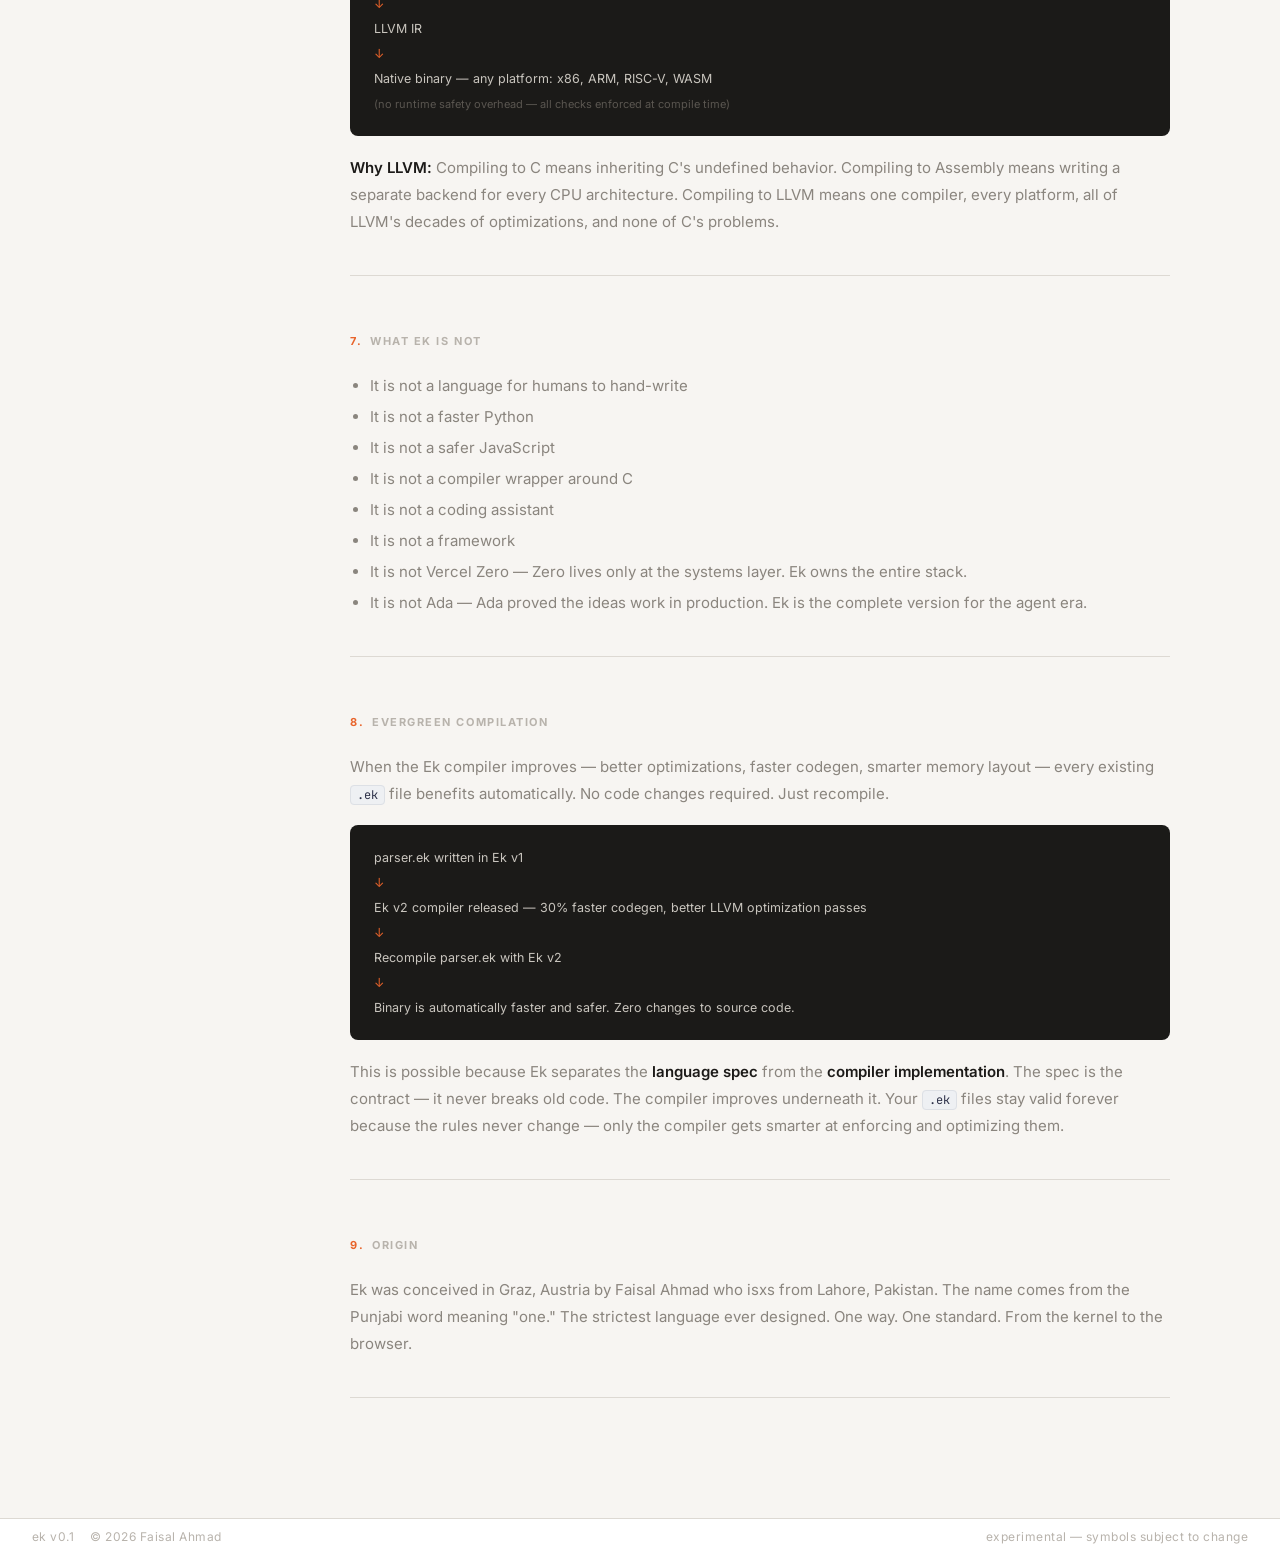
<file: spec.html>
<!DOCTYPE html>
<html lang="en">
<head>
  <meta charset="UTF-8" />
  <meta name="viewport" content="width=device-width, initial-scale=1.0" />
  <title>Ek — Spec</title>
  <link rel="preconnect" href="https://fonts.googleapis.com" />
  <link rel="preconnect" href="https://fonts.gstatic.com" crossorigin />
  <link href="https://fonts.googleapis.com/css2?family=Inter:wght@400;500;600;700&family=JetBrains+Mono:wght@400;500;700&display=swap" rel="stylesheet" />
  <style>
    *, *::before, *::after { box-sizing: border-box; margin: 0; padding: 0; }

    :root {
      --bg:       #f7f5f2;
      --bg2:      #f0ede8;
      --border:   #ddd9d3;
      --border2:  #ccc8c2;
      --text:     #1c1a18;
      --muted:    #8a857e;
      --muted2:   #b8b3ac;
      --real:     #7c6fcd;
      --dev:      #2a9d6f;
      --normie:   #c07a2a;
      --accent:   #e8632a;
    }

    body {
      font-family: 'Inter', -apple-system, BlinkMacSystemFont, 'Segoe UI', sans-serif;
      font-variant-ligatures: none; font-feature-settings: "liga" 0, "calt" 0;
      background: var(--bg); color: var(--text);
      min-height: 100vh; display: flex; flex-direction: column;
    }

    /* ── Header ── */
    header {
      display: flex; align-items: center; gap: 28px;
      padding: 18px 32px; border-bottom: 1px solid var(--border);
      background: #fff; flex-shrink: 0; position: sticky; top: 0; z-index: 100;
    }
    .brand {
      font-size: 24px; font-weight: 700; color: var(--text); letter-spacing: -1px;
      text-decoration: none;
    }
    .brand:hover { color: var(--accent); }
    nav { display: flex; gap: 4px; flex: 1; }
    nav a {
      font-family: 'Inter', sans-serif; font-size: 13px; font-weight: 500;
      color: var(--muted); text-decoration: none; padding: 6px 14px; border-radius: 6px;
      transition: color 0.15s, background 0.15s;
    }
    nav a:hover { color: var(--text); background: var(--bg2); }
    nav a.active { color: var(--text); background: var(--bg2); }

    /* ── Layout ── */
    .page { display: flex; flex: 1; min-height: 0; }

    /* ── TOC sidebar ── */
    .toc {
      width: 240px; flex-shrink: 0; padding: 32px 20px 40px;
      border-right: 1px solid var(--border); background: #fff;
      position: sticky; top: 57px; height: calc(100vh - 57px);
      overflow-y: auto; scrollbar-width: thin; scrollbar-color: var(--border2) transparent;
    }
    .toc::-webkit-scrollbar { width: 4px; }
    .toc::-webkit-scrollbar-thumb { background: var(--border2); border-radius: 2px; }
    .toc-label {
      font-size: 11px; font-weight: 700; letter-spacing: 0.14em; text-transform: uppercase;
      color: var(--muted2); margin-bottom: 14px;
    }
    .toc a {
      display: block; font-size: 13px; color: var(--muted); text-decoration: none;
      padding: 5px 0; line-height: 1.5; transition: color 0.15s;
      border-left: 2px solid transparent; padding-left: 10px; margin-left: -10px;
    }
    .toc a:hover { color: var(--text); }
    .toc a.active { color: var(--accent); border-left-color: var(--accent); }
    .toc a.h3 { padding-left: 22px; margin-left: -10px; font-size: 12px; color: var(--muted2); }
    .toc a.h3:hover { color: var(--muted); }

    /* ── Content ── */
    .content-wrap { flex: 1; display: flex; justify-content: center; overflow-y: auto; }
    .content {
      width: 100%; max-width: 900px; padding: 52px 40px 80px;
      min-width: 0; line-height: 1.8;
    }

    /* Title block */
    .spec-title {
      font-size: 32px; font-weight: 700; letter-spacing: -1px; color: var(--text);
      margin-bottom: 6px;
    }
    .spec-sub {
      font-size: 13px; color: var(--muted); margin-bottom: 8px;
    }
    .spec-tagline {
      font-size: 13px; font-weight: 500; color: var(--accent);
      border-left: 3px solid var(--accent); padding-left: 14px;
      margin-bottom: 40px; margin-top: 18px; line-height: 1.6;
    }

    hr { border: none; border-top: 1px solid var(--border); margin: 40px 0; }

    /* Headings */
    h2 {
      font-size: 11px; font-weight: 700; letter-spacing: 0.14em; text-transform: uppercase;
      color: var(--muted2); margin: 52px 0 20px; padding-top: 4px;
    }
    h2 .sec-num { color: var(--accent); margin-right: 8px; }

    h3 {
      font-size: 15px; font-weight: 700; color: var(--text);
      margin: 36px 0 14px; letter-spacing: -0.2px;
    }
    h3 .sec-num { color: var(--muted2); font-weight: 400; margin-right: 6px; font-size: 13px; }

    h4 {
      font-size: 12px; font-weight: 700; letter-spacing: 0.06em; text-transform: uppercase;
      color: var(--muted); margin: 28px 0 10px;
    }

    /* Body text */
    p { font-size: 15px; color: var(--muted); margin-bottom: 14px; line-height: 1.8; }
    p strong { color: var(--text); font-weight: 600; }
    p em { color: var(--muted); font-style: italic; }

    /* Callout / blockquote */
    blockquote {
      border-left: 3px solid var(--border2); margin: 22px 0;
      padding: 14px 20px; background: var(--bg2); border-radius: 0 6px 6px 0;
    }
    blockquote p { font-size: 12.5px; color: var(--muted); margin: 0; line-height: 1.8; }
    blockquote p strong { color: var(--text); }

    /* Accent callouts */
    .callout {
      border: 1px solid var(--border); border-left: 3px solid var(--accent);
      background: rgba(232,99,42,0.04); border-radius: 0 6px 6px 0;
      padding: 14px 18px; margin: 20px 0;
    }
    .callout p { font-size: 12.5px; margin: 0; }

    /* Code blocks */
    pre {
      background: #f3f4f6;
      border: 1px solid #e2e4e8;
      border-radius: 8px;
      padding: 18px 20px;
      overflow-x: auto;
      margin: 18px 0;
      scrollbar-width: thin; scrollbar-color: #d0d3d8 transparent;
    }
    pre::-webkit-scrollbar { height: 4px; }
    pre::-webkit-scrollbar-thumb { background: #d0d3d8; border-radius: 2px; }
    pre .pre-bar { display: none; }
    pre .pre-inner { display: contents; }
    pre code {
      font-family: 'JetBrains Mono', monospace; font-size: 12.5px;
      line-height: 1.75; color: #2d3148; background: none; padding: 0;
      border: none; border-radius: 0;
    }
    code {
      font-family: 'JetBrains Mono', monospace; font-size: 12px;
      background: #eef0f3; border: 1px solid #dde0e5;
      border-radius: 4px; padding: 1px 6px; color: #2d3148;
    }

    /* Syntax colors for light code blocks */
    .cm { color: #8a8fa8; }
    .kw { color: #6055b5; }
    .ty { color: #1a7a54; }
    .st { color: #a05c18; }
    .op { color: #c94e1a; }
    .nb { color: #b02030; }

    /* Lists */
    ul, ol { margin: 12px 0 14px 20px; }
    li { font-size: 15px; color: var(--muted); line-height: 1.8; margin-bottom: 4px; }
    li strong { color: var(--text); font-weight: 600; }

    /* Tables */
    .table-wrap { overflow-x: auto; margin: 20px 0; border-radius: 8px; border: 1px solid var(--border); }
    table { width: 100%; border-collapse: collapse; font-size: 12px; }
    thead { background: var(--bg2); }
    th {
      font-size: 10px; font-weight: 700; letter-spacing: 0.1em; text-transform: uppercase;
      color: var(--muted); padding: 10px 14px; text-align: left;
      border-bottom: 1px solid var(--border);
    }
    td {
      padding: 10px 14px; color: var(--muted); border-bottom: 1px solid var(--border);
      vertical-align: top; line-height: 1.6;
    }
    tr:last-child td { border-bottom: none; }
    tr:hover td { background: rgba(0,0,0,0.015); }
    td:first-child { color: var(--text); font-weight: 500; }
    td code { font-size: 11px; }

    /* Check/cross cells */
    .yes { color: var(--dev); font-weight: 700; }
    .no  { color: var(--nb); }
    .partial { color: var(--normie); }

    /* Comparison diagram */
    .chain {
      background: #1b1a18; border-radius: 8px; padding: 20px 24px;
      margin: 18px 0; font-size: 12.5px; color: #c9c5be; line-height: 2;
    }
    .chain .arrow { color: var(--accent); }
    .chain .note { color: #5a5650; font-size: 11px; }

    /* Section badge */
    .experimental {
      display: inline-block; font-size: 9px; font-weight: 700; letter-spacing: 0.1em;
      text-transform: uppercase; background: rgba(192,122,42,0.12); color: var(--normie);
      border: 1px solid rgba(192,122,42,0.3); border-radius: 4px; padding: 1px 6px;
      vertical-align: middle; margin-left: 8px;
    }

    /* AI notice */
    .ai-notice {
      font-size: 12px; color: var(--muted2); margin-bottom: 32px;
      font-style: italic;
    }

    /* Footer */
    footer {
      padding: 10px 32px; border-top: 1px solid var(--border); background: #fff;
      display: flex; justify-content: space-between; align-items: center;
      font-size: 12px; color: var(--muted2); flex-shrink: 0; letter-spacing: 0.04em;
    }
  </style>
</head>
<body>

  <header>
    <a href="index.html" class="brand">Ek</a>
    <nav>
      <a href="playground.html">playground</a>
      <!-- <a href="comparison.html">comparison</a> -->
      <a href="syntax.html">syntax</a>
      <a href="spec.html" class="active">spec</a>
    </nav>
  </header>

  <div class="page">

    <!-- ── TOC ── -->
    <aside class="toc">
      <div class="toc-label">Contents</div>
      <a href="#name">The Name</a>
      <a href="#thesis">1. Core Thesis</a>
      <a href="#problem">2. The Problem</a>
      <a href="#language">3. The Language</a>
      <a href="#philosophy" class="h3">3.1 Philosophy</a>
      <a href="#safety" class="h3">3.2 Safety Features</a>
      <a href="#types" class="h3">3.3 Type System</a>
      <a href="#linear" class="h3">3.4 Linear Types</a>
      <a href="#capability" class="h3">3.5 Capability Security</a>
      <a href="#bounded" class="h3">3.6 Bounded Memory</a>
      <a href="#escape" class="h3">3.7 No Escape Hatches</a>
      <a href="#effects" class="h3">3.8 Effect System</a>
      <a href="#speed" class="h3">3.9 Speed</a>
      <a href="#i18n" class="h3">3.10 Internationalization</a>
      <a href="#lenses" class="h3">3.11 Lens System</a>
      <a href="#comparison" class="h3">3.12 Comparison</a>
      <a href="#omissions" class="h3">3.13 Omissions</a>
      <a href="#resolved" class="h3">3.14 Resolved Decisions</a>
      <a href="#open" class="h3">3.15 Open Questions</a>
      <a href="#tcb">4. Trusted Computing Base</a>
      <a href="#fullstack">5. Full Stack Coverage</a>
      <a href="#compilation">6. Compilation</a>
      <a href="#whatisnot">7. What Ek Is Not</a>
      <a href="#evergreen">8. Evergreen Compilation</a>
      <a href="#origin">9. Origin</a>
    </aside>

    <!-- ── Content ── -->
    <div class="content-wrap">
    <article class="content">

      <div class="ai-notice">This page was generated with AI — please accept inaccuracies This is a very very early version..</div>

      <div class="spec-title">Ek</div>
      <div class="spec-sub">A Programming Language for the Agent Era</div>
      <div class="spec-tagline">Strict. Safe. Full-Stack. Agent-First.</div>

      <hr id="name" />

      <h2>The Name</h2>
      <p><strong>Ek</strong> comes from Punjabi/Urdu — meaning "one."</p>
      <!-- <ul>
        <li>One canonical way to do everything</li>
        <li>One language for the entire stack</li>
        <li>One safety standard, no exceptions</li>
        <li>One rule: unsafe code cannot exist</li>
      </ul> -->
      <p>Files use the <code>.ek</code> extension. The language is pronounced "ek" — like the first syllable of "echo." Ek is built to be the global standard for agent-generated safe code.</p>

      <hr />

      <h2 id="thesis"><span class="sec-num">1.</span>The Core Thesis</h2>
      <p>Most programming languages were designed around one fundamental constraint: human programmers are slow, error-prone, and have limited working memory. Every abstraction, every framework, every dependency manager exists to compensate for that constraint.</p>
      <p>That constraint is gone.</p>
      <p>AI agents can write code at infinite scale, with infinite patience, and without fatigue. The reason we needed Rails, npm, pip, and heavyweight frameworks — to shortcut human effort — no longer applies. We can go back to first principles and build something cleaner, safer, and faster than anything that came before.</p>
      <div class="callout">
        <p><strong>The Thesis:</strong> If you need to dig a tunnel and you have infinite spoons and infinite time, you can build a better tunnel than anyone with a shovel or a machine. Agents are the infinite spoons. Tokens are infinite. The old constraints are dead.</p>
      </div>
      <p>This is not a language for humans to write. It is a language for agents to use as their primary instrument for real work — from kernel modules to browser UIs — with safety guarantees that are structurally impossible to violate.</p>

      <hr />

      <h2 id="problem"><span class="sec-num">2.</span>The Problem</h2>

      <h3>2.1 Every Major Hack Comes From the Same Place</h3>
      <p>Buffer overflows, null pointer dereferences, use-after-free, integer overflows, unchecked length fields. These are not new problems. They have existed since C was written in the 1970s. They are responsible for virtually every major security breach in history — Heartbleed, WannaCry, and thousands of CVEs you have never heard of.</p>
      <p>Existing languages tried to solve this:</p>
      <ul>
        <li><strong>Rust</strong> introduced a borrow checker — but kept an <code>unsafe</code> keyword that developers use to opt out of safety</li>
        <li><strong>Austral</strong> introduced linear types and capability security — but remains academic and human-authored</li>
        <li><strong>Vercel Zero</strong> launched in May 2026 as an agent-first language — but targets only the systems layer and has no internationalization</li>
      </ul>
      <p>None of them started from the right assumption: that the programmer is not a human.</p>

      <h3>2.2 The Agent Code Generation Problem</h3>
      <p>AI agents today write code in Python, JavaScript, C, and Rust — languages never designed for agent authorship. These languages are loose, ambiguous, and full of escape hatches. An agent can generate unsafe code just as easily as safe code. The language provides no structural guarantee.</p>
      <div class="callout">
        <p><strong>The Gap:</strong> No language has ever been designed from the ground up with the assumption that the primary author is an AI agent and that unsafe code must be structurally impossible to express — not just unlikely, not just caught in testing, but impossible in the grammar.</p>
      </div>

      <hr />

      <h2 id="language"><span class="sec-num">3.</span>The Language</h2>

      <h3 id="philosophy"><span class="sec-num">3.1</span> Core Design Philosophy</h3>
      <p>One canonical way to do everything. No escape hatches. If something cannot be expressed safely, it cannot be expressed at all.</p>
      <p>The primary author is an agent. Agents have infinite tokens and infinite patience. They do not need shortcuts. They do not need <code>unsafe</code>. They will write the long safe version every single time because they never get tired.</p>

      <h3 id="safety"><span class="sec-num">3.2</span> Safety Features</h3>
      <div class="table-wrap">
        <table>
          <thead>
            <tr><th>Feature</th><th>What It Means</th><th>What It Prevents</th></tr>
          </thead>
          <tbody>
            <tr><td>Linear Types</td><td>Every value used exactly once</td><td>Memory leaks, use-after-free, double free</td></tr>
            <tr><td>Always-Assigned Variables</td><td>Every variable must have a value at declaration</td><td>Uninitialised memory, null-like crashes</td></tr>
            <tr><td>Capability Tokens</td><td>Functions declare required permissions in their signature</td><td>Supply chain attacks, hidden resource access</td></tr>
            <tr><td>Bounded Memory</td><td>Every allocation has a declared maximum size, proven at compile time</td><td>Buffer overflows, unbounded allocation attacks</td></tr>
            <tr><td>No Unsafe Keyword</td><td>Zero escape hatches, ever</td><td>The entire category of unsafe opt-outs</td></tr>
            <tr><td>Effect System</td><td>Every failure mode enumerated and proven at compile time</td><td>Silent failures, unhandled errors, runtime surprises</td></tr>
            <tr><td>Strict Typing</td><td>No implicit casts, ever</td><td>Type confusion vulnerabilities</td></tr>
            <tr><td>Explicit Error Handling</td><td>Every error must be handled, compiler enforces this</td><td>Silent failures and unexpected crashes</td></tr>
          </tbody>
        </table>
      </div>

      <h3 id="types"><span class="sec-num">3.3</span> Type System</h3>
      <p>The type system is the heart of Ek. Every type is either:</p>
      <ul>
        <li><strong>A primitive</strong> — integers with explicit bit width and bounds, floats with explicit precision, booleans, unicode text</li>
        <li><strong>A composite</strong> — records, unions, arrays — all with explicit sizes baked into the type. One deliberate exception: <code>Vector</code> (<code>⦃τ T⦄</code>) is a growable, audited container backed by one reallocation mechanism in the standard library — the only place unbounded allocation is permitted, used for structures like linked lists, trees, and parser ASTs that cannot be sized up front</li>
        <li><strong>A capability token</strong> — an unforgeable linear token required to access any external resource</li>
        <li><strong>An outcome union</strong> — a plain two-or-more-variant union, with one <code>Success</code> variant and one or more named failure variants, for any fallible operation — handled via the <code>verify</code> construct, with no generic <code>Result&lt;T, E&gt;</code> wrapper and no angle-bracket syntax of any kind</li>
      </ul>
      <p>There is no <code>null</code>. There is no <code>void*</code>. There is no implicit cast between any two types. There is no integer overflow — the compiler rejects operations that could overflow without explicit handling.</p>
      <p><strong>Every variable must be assigned a value at the point of declaration.</strong> There are no uninitialised variables. Ever. A variable without a value cannot be expressed in the grammar.</p>
      <pre><div class="pre-bar"><span class="pre-dot"></span><span class="pre-dot"></span><span class="pre-dot"></span></div><div class="pre-inner"><code><span class="cm">// correct — value assigned at declaration</span>
<span class="kw">§</span> <span class="ty">𝕊</span> name <span class="op">&lt;-</span> <span class="st">"john"</span>;

<span class="cm">// this cannot be written in Ek — the grammar rejects it</span>
<span class="nb">§ 𝕊 name;</span></code></div></pre>

      <h3 id="linear"><span class="sec-num">3.4</span> Linear Types in Detail</h3>
      <p>Every value in Ek must be used <strong>exactly once</strong>. Not zero times. Not twice. Once.</p>
      <ul>
        <li>If you open a file handle, you <strong>must</strong> close it. The compiler rejects the program if you forget.</li>
        <li>If you allocate memory, you <strong>must</strong> free it. The compiler rejects the program if you forget.</li>
        <li>If you receive a network connection, you <strong>must</strong> handle and close it. Impossible to leak.</li>
      </ul>
      <p>No garbage collector is needed. No runtime cost. Memory is managed at compile time through math, not at runtime through scanning. Linear types give you memory safety and performance simultaneously.</p>

      <h3 id="capability"><span class="sec-num">3.5</span> Capability Security in Detail</h3>
      <p>No function in Ek can access the filesystem, network, hardware, or any external resource unless it holds an explicit capability token for that resource.</p>
      <p><strong>Tokens are declared in the function signature:</strong></p>
      <pre><div class="pre-bar"><span class="pre-dot"></span><span class="pre-dot"></span><span class="pre-dot"></span></div><div class="pre-inner"><code><span class="kw">::</span> readFile(<span class="kw">§</span> <span class="ty">𝕊</span> path, <span class="kw">⊙</span> FileReadCapability cap) <span class="op">-></span> <span class="ty">𝕊</span>;</code></div></pre>
      <p>Anyone reading this function knows exactly what it is allowed to touch — just from the signature. No surprises hidden inside the body.</p>
      <p><strong>Tokens are:</strong></p>
      <ul>
        <li><strong>Unforgeable</strong> — you cannot create one from nothing. The OS hands the root token to the program at startup. Everything flows from there.</li>
        <li><strong>Linear</strong> — they follow the same one-use rules as all values in Ek</li>
        <li><strong>Passed explicitly</strong> — a function that needs filesystem access must receive the token from its caller</li>
      </ul>
      <p><strong>The chain of trust is visible and unbreakable:</strong></p>
      <div class="chain">
        OS hands FileReadCapability to the program at startup<br>
        <span class="arrow">        ↓</span><br>
        Main function receives it<br>
        <span class="arrow">        ↓</span><br>
        Main passes it explicitly to the function that needs it<br>
        <span class="arrow">        ↓</span><br>
        That function passes it to read_file<br>
        <span class="arrow">        ↓</span><br>
        read_file uses it — token is consumed
      </div>
      <p>A third-party library physically cannot access your network unless you hand it a <code>NetworkCapability</code>. Supply chain attacks that rely on hidden network calls are structurally impossible in Ek.</p>
      <p><strong>Standard capability types:</strong></p>
      <pre><div class="pre-bar"><span class="pre-dot"></span><span class="pre-dot"></span><span class="pre-dot"></span></div><div class="pre-inner"><code>FileReadCapability     <span class="cm">— can read files</span>
FileWriteCapability    <span class="cm">— can write files</span>
NetworkCapability      <span class="cm">— can make network calls</span>
HardwareCapability     <span class="cm">— can talk to physical devices</span>
MemoryCapability       <span class="cm">— can request additional memory allocations</span></code></div></pre>

      <h3 id="bounded"><span class="sec-num">3.6</span> Bounded Memory in Detail</h3>
      <p>In C you can write:</p>
      <pre><div class="pre-bar"><span class="pre-dot"></span><span class="pre-dot"></span><span class="pre-dot"></span></div><div class="pre-inner"><code><span class="ty">char</span> buffer[256];
strcpy(buffer, user_input); <span class="cm">// what if user_input is 10,000 bytes?</span>
<span class="nb">// buffer overflow — this is how Heartbleed happened</span></code></div></pre>
      <p>The programmer said "give me 256 bytes" but placed no enforced limit on what goes in. In Ek, the size is part of the type — not a comment, not a runtime check, but a mathematical contract the compiler reasons about:</p>
      <pre><div class="pre-bar"><span class="pre-dot"></span><span class="pre-dot"></span><span class="pre-dot"></span></div><div class="pre-inner"><code><span class="kw">§</span> <span class="ty">⟦τ ℂ, σ 256⟧</span> inputBuffer;
<span class="kw">§</span> <span class="ty">⟦τ ℤ, σ 100⟧</span> numbers;
<span class="kw">§</span> <span class="ty">⟦τ ℂ, σ 512⟧</span> username;</code></div></pre>
      <p>When you try to write into a bounded buffer, the compiler checks — can this operation be proven to stay within bounds? If it cannot prove it, the program is rejected at compile time. Not a runtime crash. A compile error before anything runs.</p>
      <p><strong>When the data is too large, it becomes an error — not an overflow:</strong></p>
      <pre><div class="pre-bar"><span class="pre-dot"></span><span class="pre-dot"></span><span class="pre-dot"></span></div><div class="pre-inner"><code><span class="kw">⊎</span> WriteOutcome { Success(<span class="ty">▢</span>), Failure(BufferTooSmall) };

<span class="kw">::</span> writeTo(inputBuffer, data) <span class="op">-></span> WriteOutcome;</code></div></pre>
      <p>The overflow cannot happen. The error is declared in the effect signature. The caller must handle <code>BufferTooSmall</code>. The compiler enforces this. Three layers of protection, all at compile time.</p>

      <h3 id="escape"><span class="sec-num">3.7</span> No Escape Hatches</h3>
      <p>This is the most important design decision and the sharpest break from every prior language.</p>
      <p>Rust has <code>unsafe {}</code>. Austral has limited foreign function escape. C is entirely unsafe. Every language made concessions because humans needed them — writing 100% safe code manually is exhausting.</p>
      <p>Ek has no concessions. No <code>unsafe</code>. No raw pointers. No foreign function interface that bypasses the type system. If you cannot express it safely in Ek, you cannot express it at all.</p>
      <p>Agents do not need escape hatches. They have infinite tokens. They will write the safe version.</p>

      <h3 id="effects"><span class="sec-num">3.8</span> Effect System <span class="experimental">experimental</span></h3>
      <p>This is where Ek goes beyond every language in existence — including Austral.</p>
      <p><strong>The hierarchy of error handling across languages:</strong></p>
      <ul>
        <li><strong>JavaScript</strong> — errors are silent. You find out at runtime, maybe.</li>
        <li><strong>Python</strong> — errors crash loudly, but you can ignore them entirely.</li>
        <li><strong>Rust</strong> — errors are tracked, but <code>.unwrap()</code> lets you bypass the system.</li>
        <li><strong>Austral</strong> — errors must be handled, no bypass. The strictest thing that exists today.</li>
        <li><strong>Java</strong> — tried to enumerate errors with checked exceptions in 1995. Human developers found it tedious and worked around it constantly with empty catch blocks. The idea was right. The execution failed because humans get tired.</li>
        <li><strong>Ek</strong> — errors are proven at compile time. Every failure mode is enumerated. Impossible errors are eliminated before the program runs. It works where Java failed because agents never get tired.</li>
      </ul>
      <p><strong>What the Ek effect system does:</strong></p>
      <p>Every function declares not just what it returns but exactly what can go wrong:</p>
      <pre><div class="pre-bar"><span class="pre-dot"></span><span class="pre-dot"></span><span class="pre-dot"></span></div><div class="pre-inner"><code><span class="kw">⊎</span> ReadOutcome { Success(<span class="ty">𝕊</span>), FileNotFound, PermissionDenied, Corrupted };

<span class="kw">::</span> readFile(<span class="kw">§</span> <span class="ty">𝕊</span> path, <span class="kw">⊙</span> FileReadCapability cap) <span class="op">-></span> ReadOutcome;</code></div></pre>
      <p>The compiler knows at compile time: every failure mode this function can produce; whether the caller has handled all of them; whether any failure mode is impossible given the current capability context — and eliminates it.</p>
      <div class="callout">
        <p>What Ek proves: <strong>no matter what happens at runtime, every possible outcome has been handled in the code.</strong> The file might not be there. But you already handled that case because the compiler made you. Runtime surprises are impossible — not because the world is predictable, but because every possible outcome is accounted for.</p>
      </div>

      <h3 id="speed"><span class="sec-num">3.9</span> Speed</h3>
      <p>All of these safety features — do they make Ek slow? No. And the reason is specific and important.</p>
      <p><strong>Every safety feature in Ek is enforced at compile time, not at runtime.</strong></p>
      <p>The compiler does the work. The binary does not. By the time a <code>.ek</code> file becomes a running program, every safety check has already happened and been proven. The binary contains none of that checking machinery — it just runs.</p>
      <ul>
        <li><strong>Python, JavaScript</strong> — runtime type checking, garbage collection, bounds checking as the program runs.</li>
        <li><strong>Java</strong> — garbage collector pauses your program to scan and free memory.</li>
        <li><strong>Rust</strong> — adds runtime bounds checks on array accesses in safe code.</li>
      </ul>
      <p>Ek has none of this at runtime. Linear types manage memory at compile time through math — no garbage collector, no pauses, no hidden overhead. Ek binaries are comparable in speed to C and Rust. All of the safety. None of the runtime cost.</p>

      <h3 id="i18n"><span class="sec-num">3.10</span> Internationalized Syntax</h3>
      <p>Ek keywords are not locked to English. The syntax is designed to be language-neutral in structure — readable and writable regardless of what human language the author thinks in. Keywords can be expressed in any language. The grammar does not assume left-to-right or subject-verb-object thinking.</p>
      <p>Ek is the first systems language to treat internationalization as a first-class design requirement, not an afterthought. A developer in Lahore, Lagos, or Tokyo should be able to read Ek code without thinking in English first.</p>

      <h3 id="lenses"><span class="sec-num">3.11</span> The Lens System <span class="experimental">experimental</span></h3>
      <p>Ek has one truth and multiple readable forms.</p>

      <h4>Real Code</h4>
      <p>What agents write and what the compiler sees. Mathematical, symbolic, and language-neutral. No English keywords. No ceremony. Just symbols and names. A model that learns a small, fixed set of mappings can write any Ek program correctly.</p>
      <p>Real conditionals use <code>∴</code> for “then” beside <code>⋮</code> for “else”: the small triangle of three dots is a visual and semantic cousin to the vertical ellipsis, and <code>∴</code> also means “therefore” in logic.</p>

      <h4>Dev Lens</h4>
      <p>A readable form aimed at people with a programming background. It keeps familiar structure — brackets, indentation, short keywords — close to what a developer coming from C, Rust, or Python would expect to see.</p>

      <h4>Normie Lens</h4>
      <p>A readable form aimed at people with no programming background. It spells things out in full English words rather than short keywords or symbols, trading brevity for clarity.</p>

      <p>In the Dev, Normie, and translated lenses, the six primitive type names gain a trailing colon when they label a declaration, parameter, or record field — for example, <code>int: count</code> and <code>integer: count</code>. Return types after <code>-&gt;</code> stay bare, such as <code>-&gt; int</code>, because the arrow already clearly introduces a type. Custom type names and types inside array or vector brackets are unchanged.</p>

      <blockquote>
        <p>All three are generated from and convert back to the same underlying program. Real Code is the only form agents write or the compiler natively reasons about. Dev Lens and Normie Lens are views generated from Real Code — never written directly — and can themselves be generated in any human language. The underlying program does not change between forms. The view does.</p>
      </blockquote>

      <p><strong>Why symbols make agent authorship more reliable:</strong> Every English keyword carries ambiguity. The word <code>function</code> appears in millions of non-code documents the model was trained on. A dedicated Real Code symbol means exactly one thing in Ek, always. No ambiguity to resolve. The model learns one mapping and applies it perfectly.</p>

      <div class="callout">
        <p>This is the experimental bet behind the Lens System: that a small, fixed set of unambiguous symbols produces more reliable agent-authored code than reusing the same overloaded keywords every other language already uses. It has not yet been tested against models head-to-head — that test is part of Phase 1.</p>
      </div>

      <h4>Lens Identification</h4>
      <p>Every <code>.ek</code> file declares its lens at the top:</p>
      <pre><div class="pre-bar"><span class="pre-dot"></span><span class="pre-dot"></span><span class="pre-dot"></span></div><div class="pre-inner"><code>@lens: dev</code></div></pre>
      <p>This resolves ambiguity at the file level. Some snippets are genuinely indistinguishable between Dev and Normie — a bare conditional like <code>if (x > 0) then {} else {}</code> is identical token-for-token in both lenses. This is an accepted tradeoff: closeness between the lenses is what makes them easy to learn side by side.</p>

      <h3 id="comparison"><span class="sec-num">3.12</span> Comparison to Existing Languages</h3>
      <div class="table-wrap">
        <table>
          <thead>
            <tr>
              <th>Feature</th><th>C</th><th>Rust</th><th>Ada/SPARK</th><th>Austral</th><th>Vercel Zero</th><th>Ek</th>
            </tr>
          </thead>
          <tbody>
            <tr><td>No unsafe keyword</td><td class="no">❌</td><td class="no">❌ <code>unsafe{}</code></td><td class="no">❌</td><td class="partial">Partial</td><td class="no">❌</td><td class="yes">✅ never</td></tr>
            <tr><td>Linear types</td><td class="no">❌</td><td class="no">❌</td><td class="no">❌</td><td class="yes">✅</td><td class="no">❌</td><td class="yes">✅</td></tr>
            <tr><td>Always-assigned variables</td><td class="no">❌</td><td class="partial">Partial</td><td class="partial">Partial</td><td class="yes">✅</td><td class="no">❌</td><td class="yes">✅</td></tr>
            <tr><td>Capability tokens</td><td class="no">❌</td><td class="no">❌</td><td class="no">❌</td><td class="yes">✅</td><td class="partial">Partial</td><td class="yes">✅ full</td></tr>
            <tr><td>Bounded memory (compile-time proven)</td><td class="no">❌</td><td class="partial">Runtime only</td><td class="yes">✅ SPARK only</td><td class="partial">Partial</td><td class="no">❌</td><td class="yes">✅ full</td></tr>
            <tr><td>Effect system (compile-time)</td><td class="no">❌</td><td class="no">❌</td><td class="no">❌</td><td class="no">❌</td><td class="no">❌</td><td class="yes">✅</td></tr>
            <tr><td>Full stack coverage</td><td class="partial">Partial</td><td class="partial">Partial</td><td class="no">❌</td><td class="no">❌</td><td class="no">❌</td><td class="yes">✅</td></tr>
            <tr><td>Internationalized syntax</td><td class="no">❌</td><td class="no">❌</td><td class="no">❌</td><td class="no">❌</td><td class="no">❌</td><td class="yes">✅</td></tr>
            <tr><td>Agent-first design</td><td class="no">❌</td><td class="no">❌</td><td class="no">❌</td><td class="no">❌</td><td class="partial">Partial</td><td class="yes">✅</td></tr>
            <tr><td>No escape hatches ever</td><td class="no">❌</td><td class="no">❌</td><td class="no">❌</td><td class="no">❌</td><td class="no">❌</td><td class="yes">✅</td></tr>
            <tr><td>Zero runtime safety overhead</td><td class="no">❌</td><td class="no">❌</td><td class="partial">Partial</td><td class="no">❌</td><td class="no">❌</td><td class="yes">✅</td></tr>
            <tr><td>Lens System</td><td class="no">❌</td><td class="no">❌</td><td class="no">❌</td><td class="no">❌</td><td class="no">❌</td><td class="yes">✅ experimental</td></tr>
          </tbody>
        </table>
      </div>
      <blockquote><p><strong>Against Vercel Zero:</strong> Zero is safe at the bottom of the stack. Ek is safe everywhere. Zero is English-only. Ek is internationalized. Zero validated the market timing. Ek is building the complete answer.</p></blockquote>
      <blockquote><p><strong>Against Austral:</strong> Austral requires error handling. Ek proves at compile time every failure mode that can reach a function — and eliminates failure modes that cannot occur. Austral knows at runtime. Ek knows at compile time.</p></blockquote>
      <blockquote><p><strong>Against Ada/SPARK:</strong> SPARK proved that bounded memory works in production — jet engines and medical devices run on it. Ek takes that proven foundation and aspires to add capability tokens, an effect system, agent-first design, full-stack coverage, and internationalized syntax. SPARK is the proof the ideas work. Ek aims to be the complete version of those ideas.</p></blockquote>

      <h3 id="omissions"><span class="sec-num">3.13</span> Deliberate Omissions</h3>
      <p><strong>Automatic Structural Equality for Records.</strong> Every <code>⊞</code>-declared record automatically supports <code>=</code> comparison, generated by the compiler from the record's actual field list. Two records are equal if and only if every field is equal, field by field. This is not hand-written and cannot drift out of sync with the record's shape — if a field is added, removed, or changed, the generated equality check updates automatically, with no function to maintain and no field a human or agent could forget to include. This is a deliberate exception to "no magic": the alternative (hand-written equality per record) is a well-known source of real bugs — a comparison function that quietly omits a field after the record changes — which is exactly the category of mistake Ek's safety guarantees exist to make structurally impossible.</p>
      <p>If a type needs <em>non-structural</em> comparison — e.g. treating two <code>User</code> records as the "same" based only on a unique <code>id</code>, ignoring other fields — that is expressed as a distinctly-named function (e.g. <code>sameUser</code>, never <code>equals</code> or <code>=</code>), so it is never confused with, and never shadows, the automatic structural equality every record already has.</p>
      <p>Every feature below exists in at least one mainstream language. Ek omits all of them — not because they are hard to implement, but because they exist for a reason that no longer applies: human programmers got tired of typing things, so languages built shortcuts. Agents do not get tired.</p>

      <h4>No Pointers</h4>
      <p>Ek has no raw pointers, no memory addresses exposed to the programmer, and no pointer arithmetic. There is no <code>*p</code>, no <code>&amp;x</code> for taking an address, no dereference operator. Linear types are the replacement. Every value has exactly one owner and is used exactly once — the compiler tracks this at compile time the same way a pointer would be tracked at runtime, but without the danger of a dangling reference, a double free, or a use-after-free. This is the same approach Rust takes with ownership and borrowing, except Ek's linear types are stricter — a value is not just borrowed under rules, it is consumed exactly once. No pointer primitive is needed in the grammar. Memory safety comes from the type system, not from manual address management. Self-referential structures (linked lists, trees, graphs) are expressed using integer indices into a <code>Vector</code> rather than pointers — a record's "next" or "children" field is a plain slot number, not a memory address, so no dangling reference is possible.</p>

      <h4>Type Conversion, Not Type Casting</h4>
      <p>There is no implicit cast between any two types — and no casting syntax either. Ek has no <code>(int)x</code>, no <code>as</code>, no special conversion grammar of any kind. Type conversion is just a function call, like any other operation:</p>
      <pre><div class="pre-bar"><span class="pre-dot"></span><span class="pre-dot"></span><span class="pre-dot"></span></div><div class="pre-inner"><code><span class="kw">⊎</span> ConversionOutcome { Success(<span class="ty">ℤ</span>), Failure(ConversionError) };

<span class="kw">::</span> toInteger(<span class="kw">§</span> <span class="ty">ℝ</span> x) <span class="op">-></span> ConversionOutcome;
<span class="kw">::</span> toFloat(<span class="kw">§</span> <span class="ty">ℤ</span> x) <span class="op">-></span> <span class="ty">ℝ</span>;</code></div></pre>
      <p>If the conversion can fail or lose information — converting a float to an integer can lose precision or overflow — the function returns a plain two-variant union that the caller handles with <code>verify</code>. If the conversion is always safe — converting an integer to a float — the function returns the value directly. Agents need no new grammar to convert between types. Type conversion is not a language feature. It is a library feature, expressed entirely through the function and effect system that already exists.</p>

      <h4>No Preprocessor, No Macros</h4>
      <p>Ek has no preprocessor and no macro system of any kind. No <code>#define</code>. No <code>macro_rules!</code>. No text substitution step before compilation. No code that generates other code before the type checker, capability verifier, or effect system ever sees it. Macros break Ek's core promise — a macro means the code you read is not the code that runs. This is not the same as the Lens notation system: Lens does not generate new code or new logic, it renders the exact same program in a different visual representation, the way the same number can be written in decimal or binary. A macro produces a different program. Ek allows the former and forbids the latter.</p>

      <h4>No Multiple Return Values</h4>
      <p>Ek has no syntax for returning multiple values from a function — no tuple type, no comma-separated return. A function that needs to return more than one piece of information returns a record, which carries it explicitly and by name:</p>
      <pre><div class="pre-bar"><span class="pre-dot"></span><span class="pre-dot"></span><span class="pre-dot"></span></div><div class="pre-inner"><code><span class="kw">⊞</span> Point { <span class="ty">ℤ</span> x, <span class="ty">ℤ</span> y };

<span class="kw">::</span> get_point() <span class="op">-></span> Point {
    <span class="kw">↵</span> <span class="kw">↳</span> Point { x: 3, y: 4 };
}</code></div></pre>
      <p>This needs no new grammar, no new primitive, and no special case. One function, one return value, always — and when that value needs to carry multiple pieces of data, a record carries it clearly by name rather than an unnamed tuple position like <code>result.0</code> or <code>result.1</code>.</p>

      <h4>No Generics</h4>
      <p>Ek has no generic types and no type parameters. There is no <code>&lt;T&gt;</code>, no <code>[T]</code>, no placeholder-type syntax of any kind. Every function signature names concrete, specific types. Agents have infinite tokens — writing <code>maxInt</code>, <code>maxFloat</code>, and <code>maxString</code> as three separate, fully explicit functions costs an agent nothing. The standard library ships fully-typed functions for every common type and common operation — written once by whoever maintains the standard library. Generics also add real complexity to the type system and the effect system — every generic feature is more surface area where soundness can break. Ek trades a small amount of stdlib-level duplication for a simpler, more reliably checkable type system everywhere else.</p>

      <h4>Excluded Features</h4>
      <p>Ek has no operator overloading, no default or optional parameters, no variadic functions, no global mutable state, no inheritance or polymorphism, and no exceptions or try/catch — the plain two-variant <code>Success</code>/<code>Failure</code> union, handled via the <code>verify</code> construct, and the effect system replace all error handling, and every value, behavior, and signature is explicit and unambiguous by construction.</p>

      <h3 id="resolved"><span class="sec-num">3.14</span> Further Resolved Decisions</h3>
      <ul>
        <li><strong>No separate mutability concept.</strong> Ek has no <code>mut</code>, no <code>const</code>, no distinction between a mutable and an immutable variable. Linear types already mean every value is used exactly once and never reassigned. The single exception is inside a loop body: <code>&lt;-</code> on a name declared before that loop sets its value for the next round — the counter or accumulator that makes iteration possible. Outside that, there is no "change this value later" operation in the grammar to begin with. This makes the question largely moot rather than answered by a rule: every Ek variable is, by construction, stricter than even Rust's default-immutable binding, since Rust's immutable bindings can still be read many times, while Ek's linear values are consumed exactly once.</li>
        <li><strong>Void, not a unit type.</strong> A function that returns nothing uses <code>void</code> — a deliberate, familiar exception to Ek's "no special cases" rule, rather than Rust's approach of treating "nothing" as an ordinary, real type with exactly one value. The two approaches produce identical runtime performance; this was a familiarity-over-consistency tradeoff, made explicitly rather than by default, since <code>void</code> is the term developers coming from C-family languages already expect.</li>
        <li><strong>A distinct Char type.</strong> Ek has a dedicated <code>Char</code> type, separate from <code>String</code>. The justification is specific: Ek claims coverage down to kernel modules, device drivers, and firmware, and at that layer, single-byte-level precision is a real, recurring need. Outside that tier, <code>Char</code> will rarely appear in ordinary application code.</li>
        <li><strong>A universal statement terminator.</strong> Every Ek statement ends with <code>;</code>. Only two constructs are exempt, because they are definitions rather than statements: a function declaration and a standalone control-flow block (<code>if</code>/<code>for</code>/<code>verify</code>/<code>match</code>) used in statement position — both are self-terminating at <code>}</code>, with no additional <code>;</code>. Everything else that is a statement ends in <code>;</code> even when its last token happens to be <code>}</code> — this includes <code>record</code>/<code>union</code> declarations. This is the same statement/definition distinction C, Rust, and Java already make. An explicit terminator removes a standing constraint on every future grammar addition and gives the model one fewer judgment call to make per statement.</li>
        <li><strong>Declaration before use.</strong> A function or type must be declared before any point in the file where it is referenced — matching C's convention, not Rust's order-independence. This is a deliberate departure from otherwise following Rust's lead on most safety-oriented choices, made for simplicity of the compiler's first pass rather than for any safety reason.</li>
        <li><strong>Short-circuit logical evaluation.</strong> Ek's <code>&amp;</code> and <code>|</code> short-circuit, matching C and Rust: the right-hand side of <code>&amp;</code> is never evaluated if the left-hand side is already false, and likewise for <code>|</code> when the left-hand side is already true. This is a deliberate concession to universal convention over Ek's stricter "no implicit behavior" instinct — short-circuiting is itself a form of implicit, hidden control flow — and is flagged as revisitable later if the tension ever causes a real design conflict.</li>
      </ul>

      <h3 id="open"><span class="sec-num">3.15</span> Open Research Questions</h3>
      <p><strong>Capturing closures.</strong> A named, top-level, capability-free function can already be passed as a value — no new syntax needed. What remains unresolved is a closure that <em>captures</em> a variable from its enclosing scope: it is not yet clear whether a captured linear value or capability token should be considered consumed when the closure is created, or each time the closure is called. Deferred pending further design work, not excluded by decision.</p>

      <hr />

      <h2 id="tcb"><span class="sec-num">4.</span>The Trusted Computing Base</h2>
      <p>Every computer starts in Assembly. At the very bottom of every Ek deployment is a <strong>Trusted Computing Base</strong> — a minimal layer written once in C or Assembly that handles the bare metal boot sequence, first syscall primitives, and hardware access. Everything above it is pure Ek.</p>
      <ul>
        <li>Target size: under 500 lines of C or Assembly</li>
        <li>Written once, audited by external security researchers, never touched again</li>
        <li>Published in full — the surface area of trust is completely visible</li>
        <li>Smaller than any operating system, runtime, or language foundation in existence</li>
      </ul>
      <div class="callout">
        <p>Ek's trusted computing base is the smallest in existence. Everything above it is checked for safety at compile time. There is nowhere to hide a vulnerability.</p>
      </div>
      <p>The first Ek compiler is written in Rust. Once Ek exists and runs, the compiler is rewritten in Ek itself — the self-hosting milestone. The original Rust compiler is retired. The TCB remains, but everything above it — including the compiler — is Ek.</p>

      <hr />

      <h2 id="fullstack"><span class="sec-num">5.</span>Full Stack Coverage</h2>
      <p>Ek operates at every layer of the stack. Agents do not switch languages or contexts. The same <code>.ek</code> file that writes a kernel module writes a web server writes a browser component.</p>
      <div class="table-wrap">
        <table>
          <thead><tr><th>Layer</th><th>Examples</th></tr></thead>
          <tbody>
            <tr><td>Browser UI</td><td>Components, DOM, WebAssembly</td></tr>
            <tr><td>Mobile / Desktop</td><td>iOS, Android, native apps</td></tr>
            <tr><td>Web Server</td><td>HTTP, REST, GraphQL, WebSockets</td></tr>
            <tr><td>Business Logic</td><td>Services, workflows, auth</td></tr>
            <tr><td>OS Interface</td><td>Syscalls, processes, filesystem</td></tr>
            <tr><td>Device Drivers</td><td>Hardware, network stack, interrupts</td></tr>
            <tr><td>Firmware</td><td>Embedded, IoT, RTOS, bootloaders</td></tr>
            <tr><td>Kernel Modules</td><td>Core OS code, memory, scheduler</td></tr>
          </tbody>
        </table>
      </div>
      <p>This is not a claim that Ek is convenient at every layer. It is a claim that Ek is <strong>capable</strong> at every layer — that the same grammar, the same type system, the same safety rules apply whether you are writing a pixel renderer or a memory allocator. The human does not hold this complexity. The agent does.</p>

      <hr />

      <h2 id="compilation"><span class="sec-num">6.</span>Compilation</h2>
      <p>Ek compiles to LLVM IR, then to native machine code for any target platform.</p>
      <div class="chain">
        source.ek<br>
        <span class="arrow">     ↓</span><br>
        Ek Compiler<br>
        <span class="note">(type checker + capability verifier + bounds checker + effect system)</span><br>
        <span class="arrow">     ↓</span><br>
        LLVM IR<br>
        <span class="arrow">     ↓</span><br>
        Native binary — any platform: x86, ARM, RISC-V, WASM<br>
        <span class="note">(no runtime safety overhead — all checks enforced at compile time)</span>
      </div>
      <p><strong>Why LLVM:</strong> Compiling to C means inheriting C's undefined behavior. Compiling to Assembly means writing a separate backend for every CPU architecture. Compiling to LLVM means one compiler, every platform, all of LLVM's decades of optimizations, and none of C's problems.</p>

      <hr />

      <h2 id="whatisnot"><span class="sec-num">7.</span>What Ek Is Not</h2>
      <ul>
        <li>It is not a language for humans to hand-write</li>
        <li>It is not a faster Python</li>
        <li>It is not a safer JavaScript</li>
        <li>It is not a compiler wrapper around C</li>
        <li>It is not a coding assistant</li>
        <li>It is not a framework</li>
        <li>It is not Vercel Zero — Zero lives only at the systems layer. Ek owns the entire stack.</li>
        <li>It is not Ada — Ada proved the ideas work in production. Ek is the complete version for the agent era.</li>
      </ul>

      <hr />

      <h2 id="evergreen"><span class="sec-num">8.</span>Evergreen Compilation</h2>
      <p>When the Ek compiler improves — better optimizations, faster codegen, smarter memory layout — every existing <code>.ek</code> file benefits automatically. No code changes required. Just recompile.</p>
      <div class="chain">
        parser.ek written in Ek v1<br>
        <span class="arrow">     ↓</span><br>
        Ek v2 compiler released — 30% faster codegen, better LLVM optimization passes<br>
        <span class="arrow">     ↓</span><br>
        Recompile parser.ek with Ek v2<br>
        <span class="arrow">     ↓</span><br>
        Binary is automatically faster and safer. Zero changes to source code.
      </div>
      <p>This is possible because Ek separates the <strong>language spec</strong> from the <strong>compiler implementation</strong>. The spec is the contract — it never breaks old code. The compiler improves underneath it. Your <code>.ek</code> files stay valid forever because the rules never change — only the compiler gets smarter at enforcing and optimizing them.</p>

      <hr />

      <h2 id="origin"><span class="sec-num">9.</span>Origin</h2>
      <p>Ek was conceived in Graz, Austria by Faisal Ahmad who isxs from Lahore, Pakistan. The name comes from the Punjabi word meaning "one." The strictest language ever designed. One way. One standard. From the kernel to the browser.</p>

      <hr />

    </article>
    </div>
  </div>

  <footer>
    <div style="display:flex; gap:16px; align-items:center;">
      <span>ek v0.1</span>
      <span>© 2026 Faisal Ahmad</span>
    </div>
    <span>experimental — symbols subject to change</span>
  </footer>

  <script>
    const headings = document.querySelectorAll('[id]')
    const tocLinks = document.querySelectorAll('.toc a[href^="#"]')

    function onScroll() {
      let current = ''
      headings.forEach(h => {
        if (h.getBoundingClientRect().top < 120) current = h.id
      })
      tocLinks.forEach(a => {
        a.classList.toggle('active', a.getAttribute('href') === '#' + current)
      })
    }

    window.addEventListener('scroll', onScroll, { passive: true })

    tocLinks.forEach(a => {
      a.addEventListener('click', e => {
        e.preventDefault()
        const target = document.querySelector(a.getAttribute('href'))
        if (target) target.scrollIntoView({ behavior: 'smooth', block: 'start' })
      })
    })

    onScroll()
  </script>
</body>
</html>
</file>
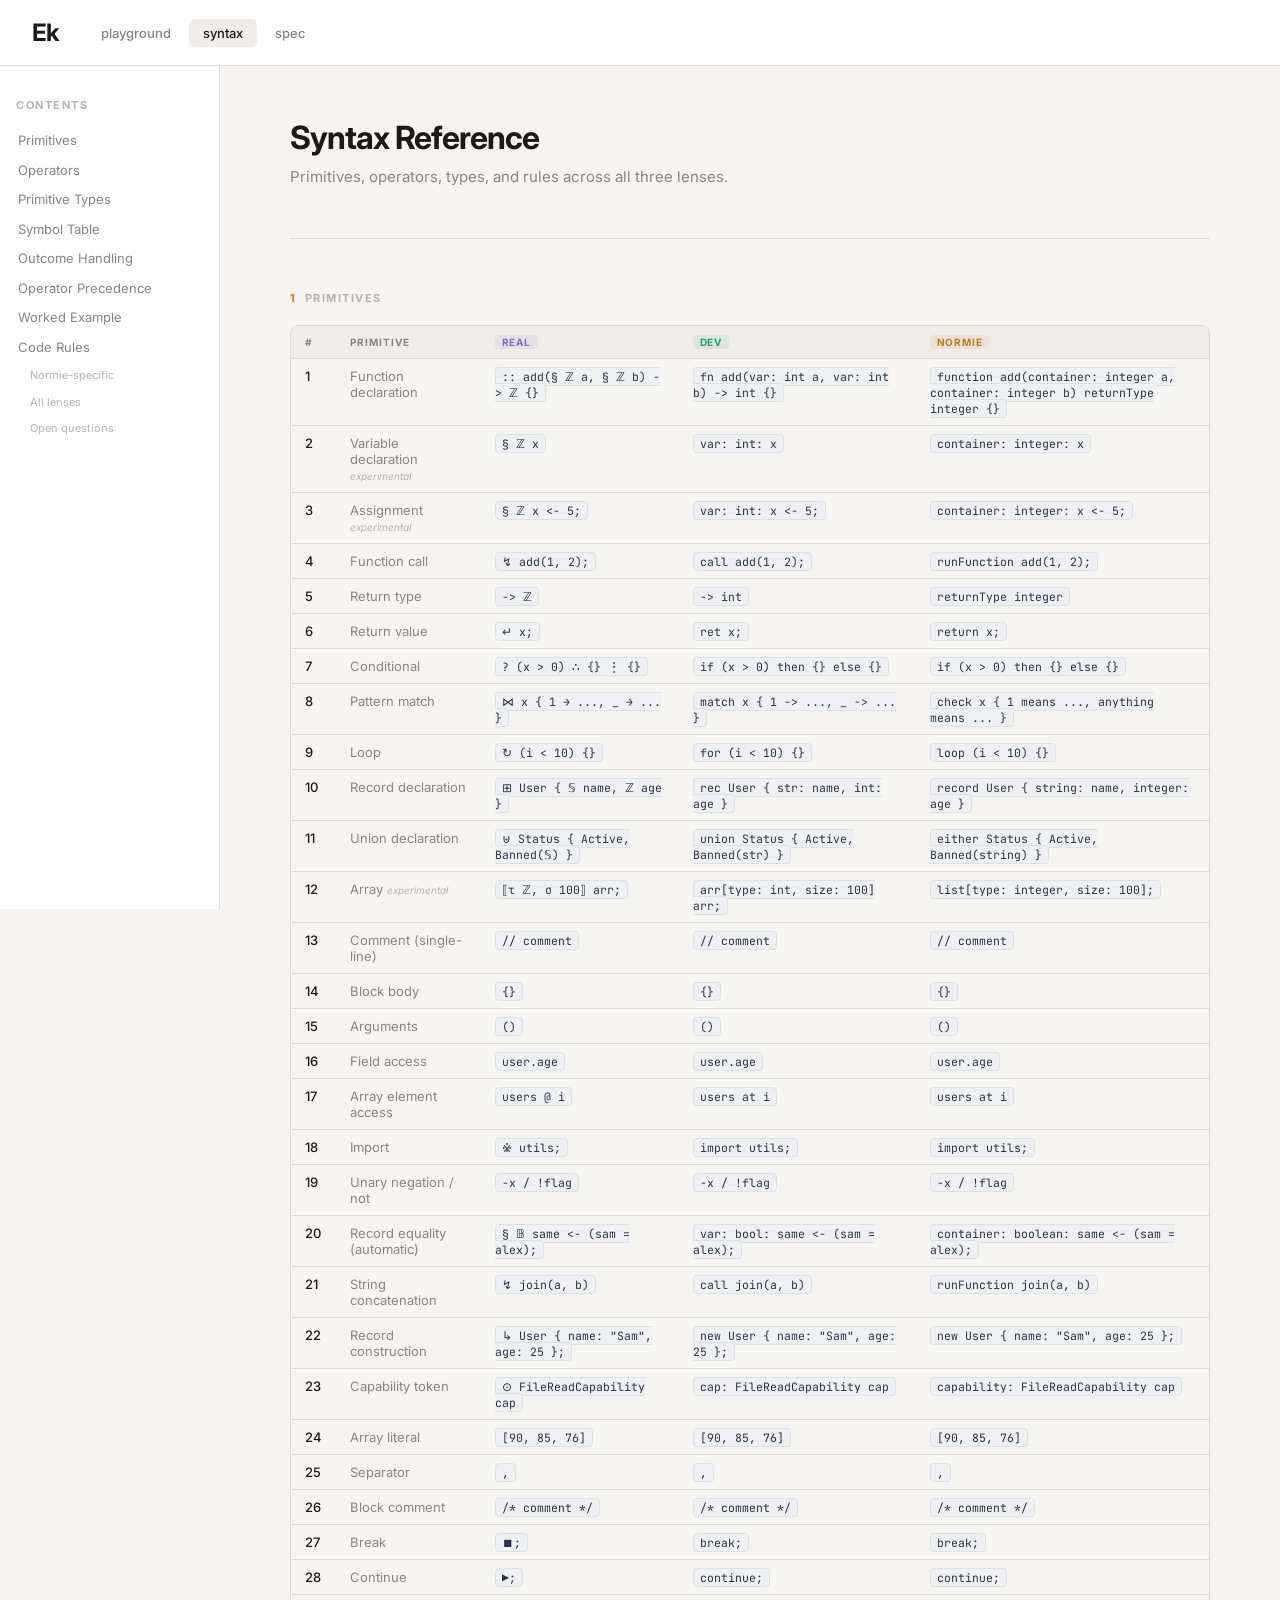
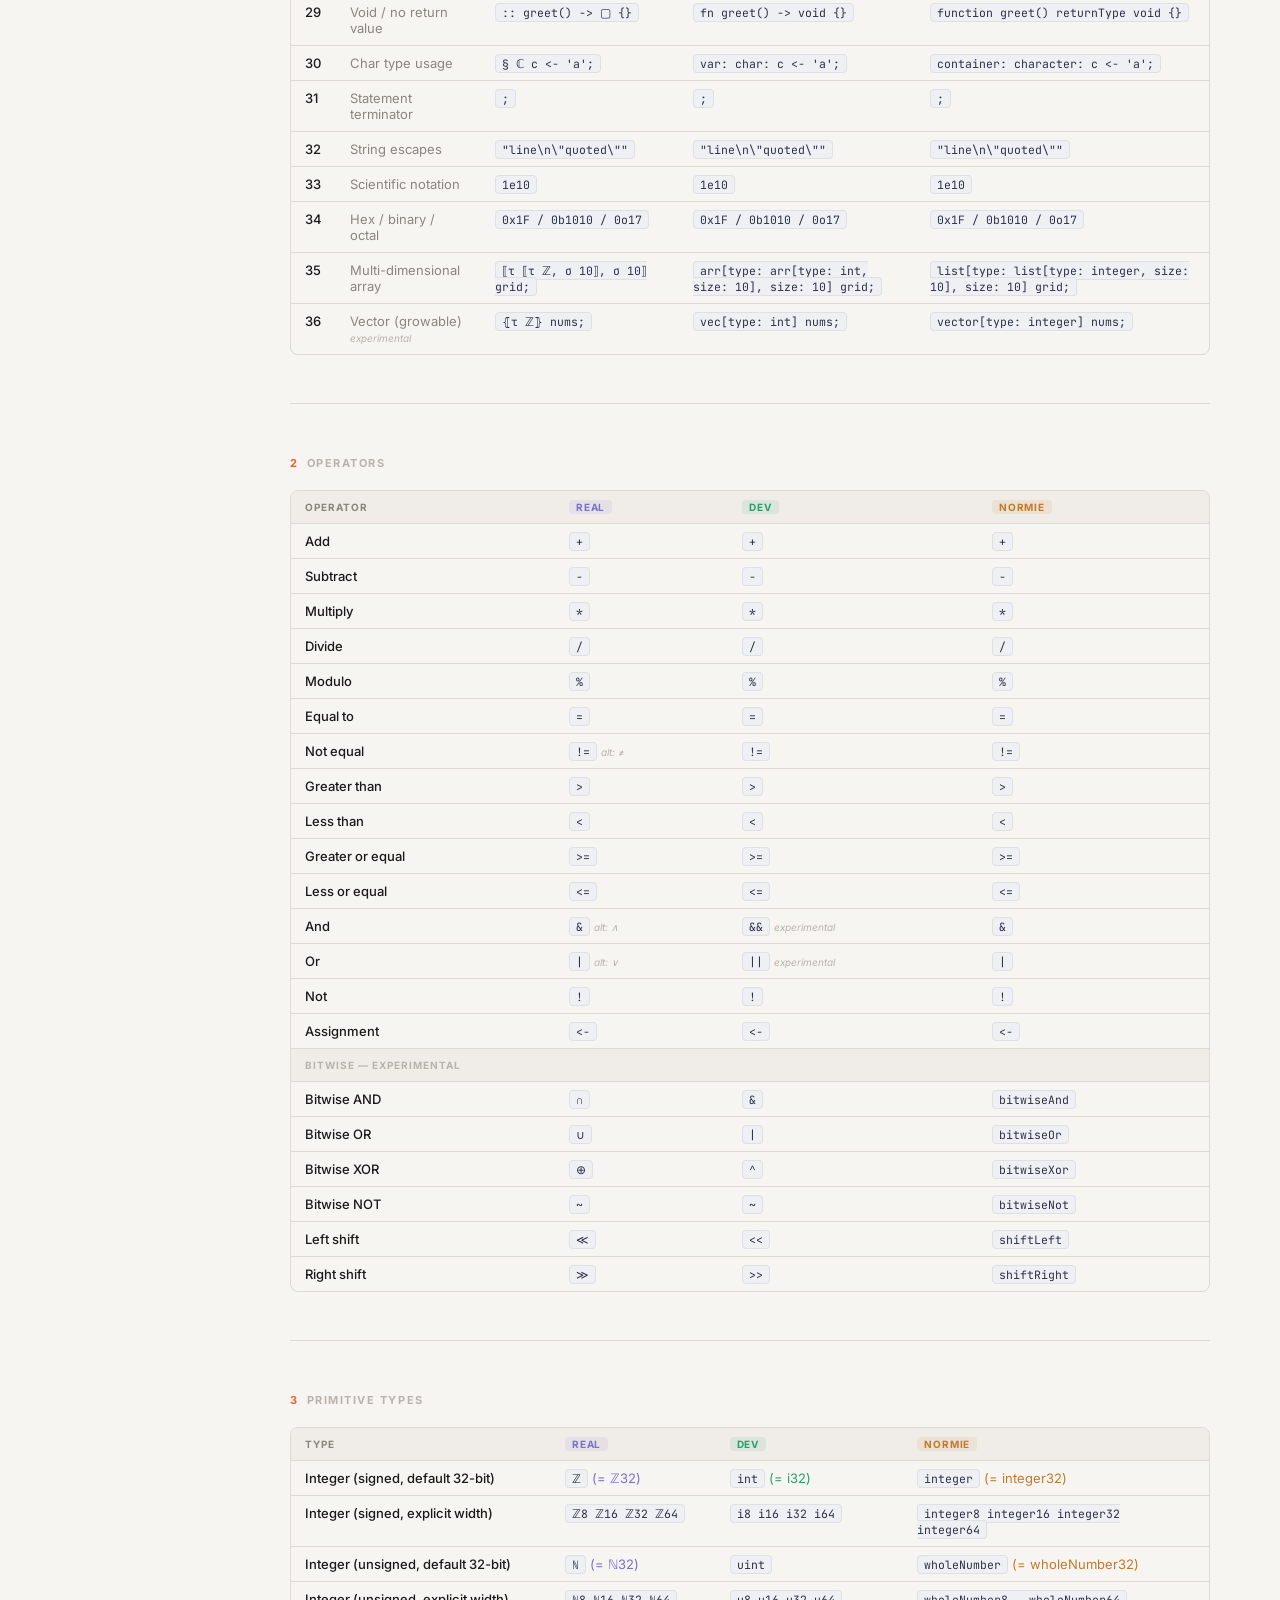
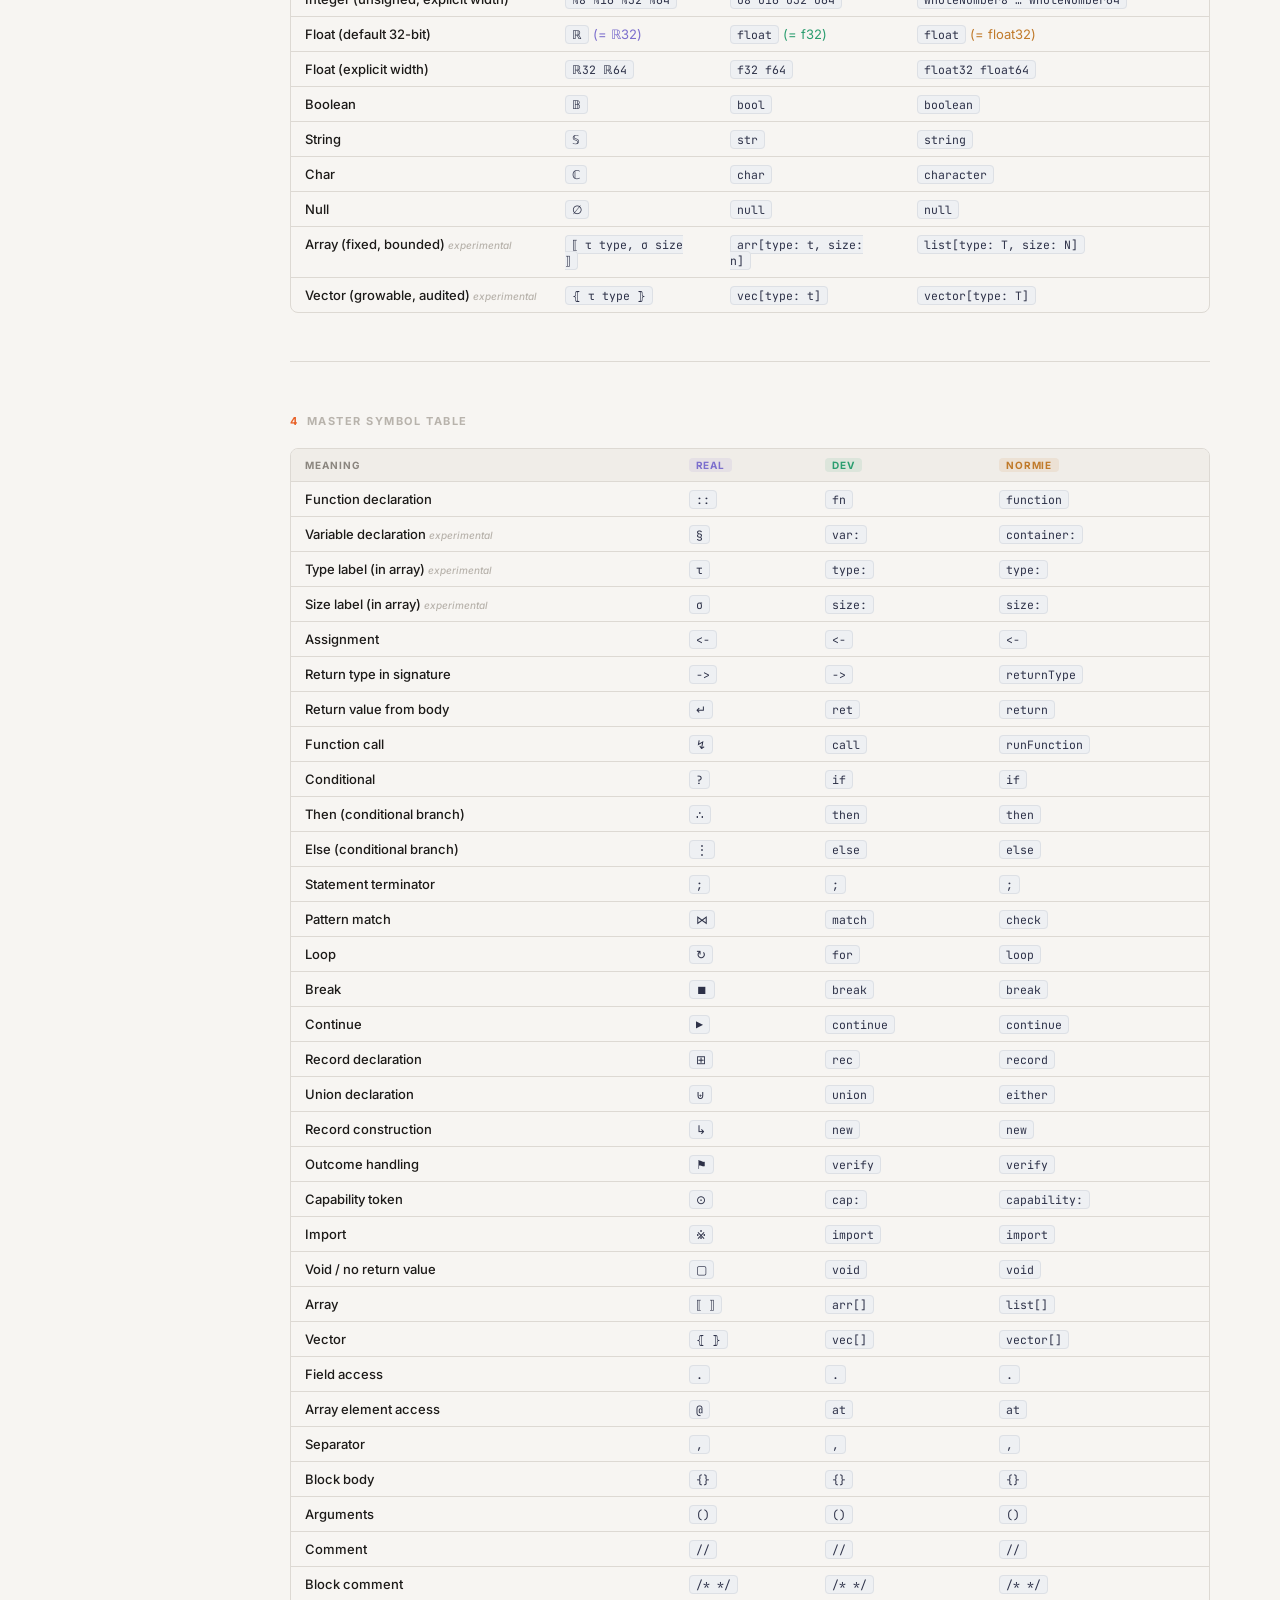
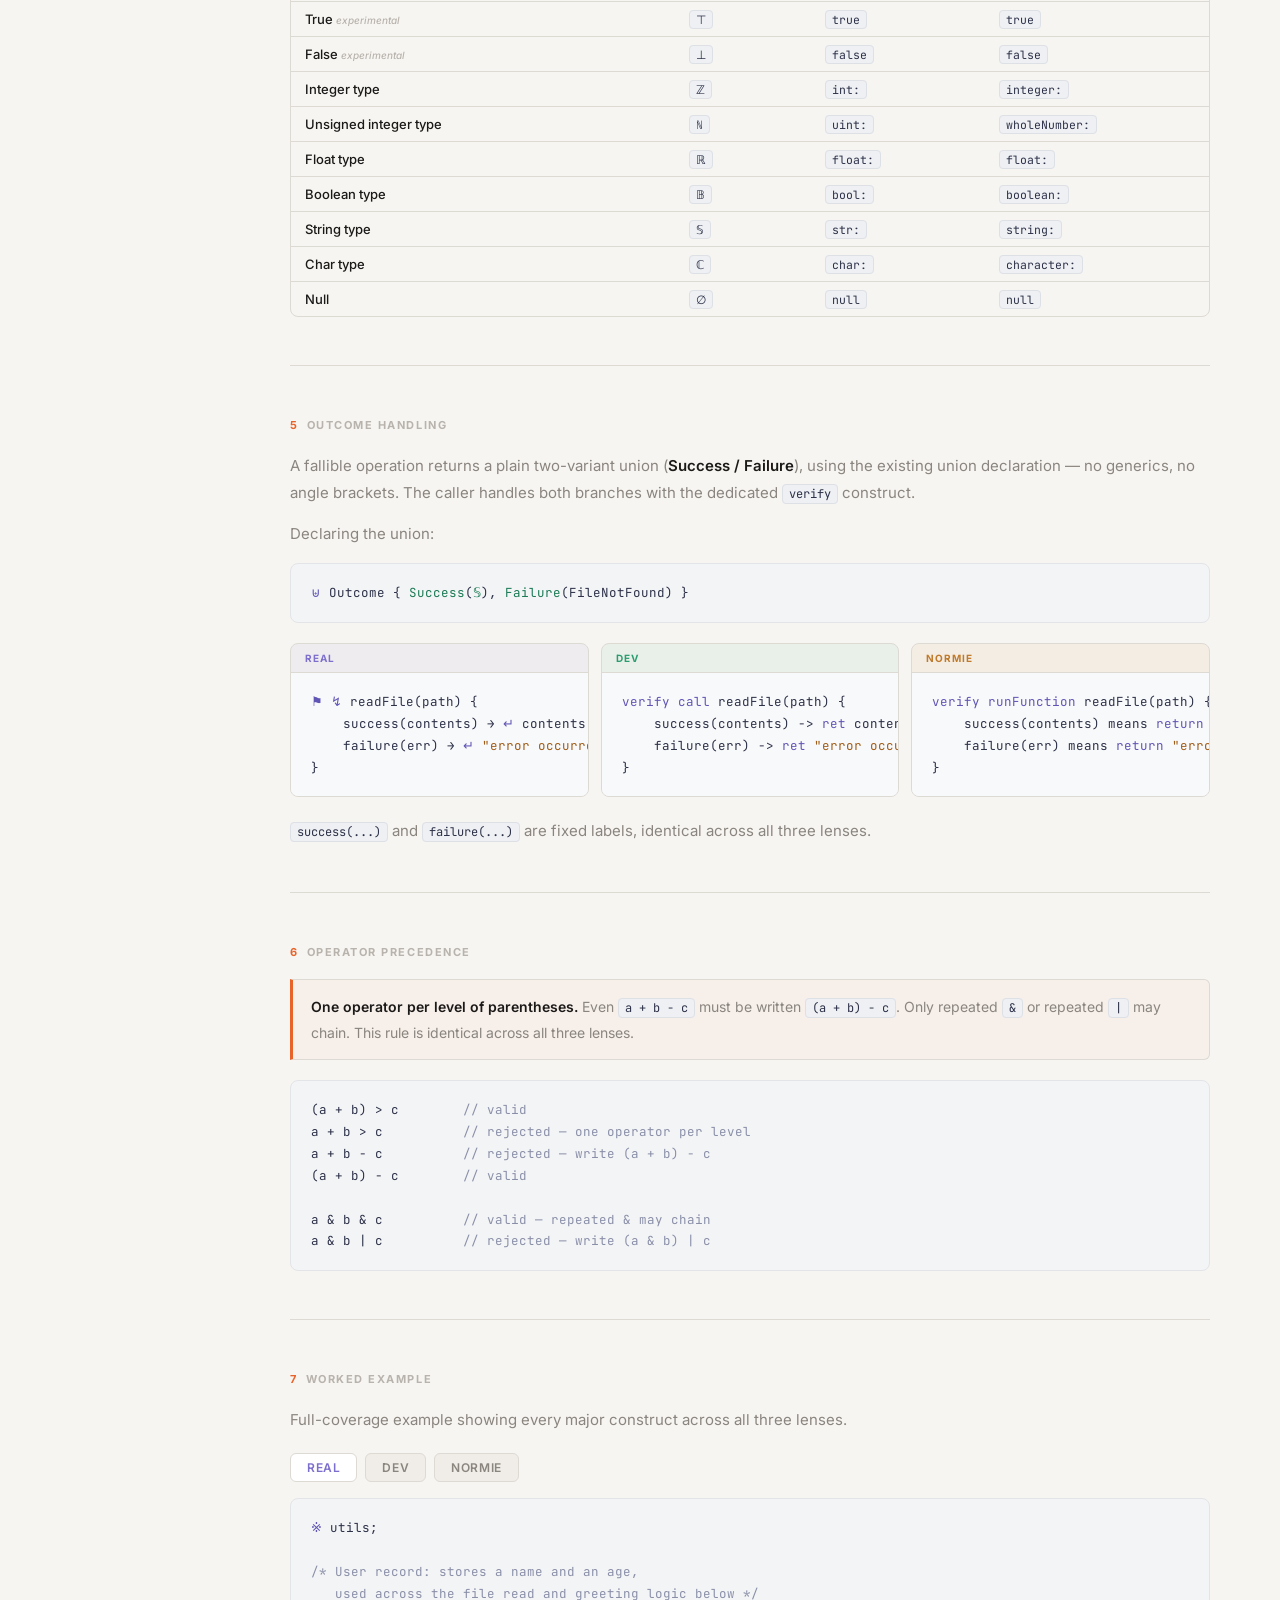
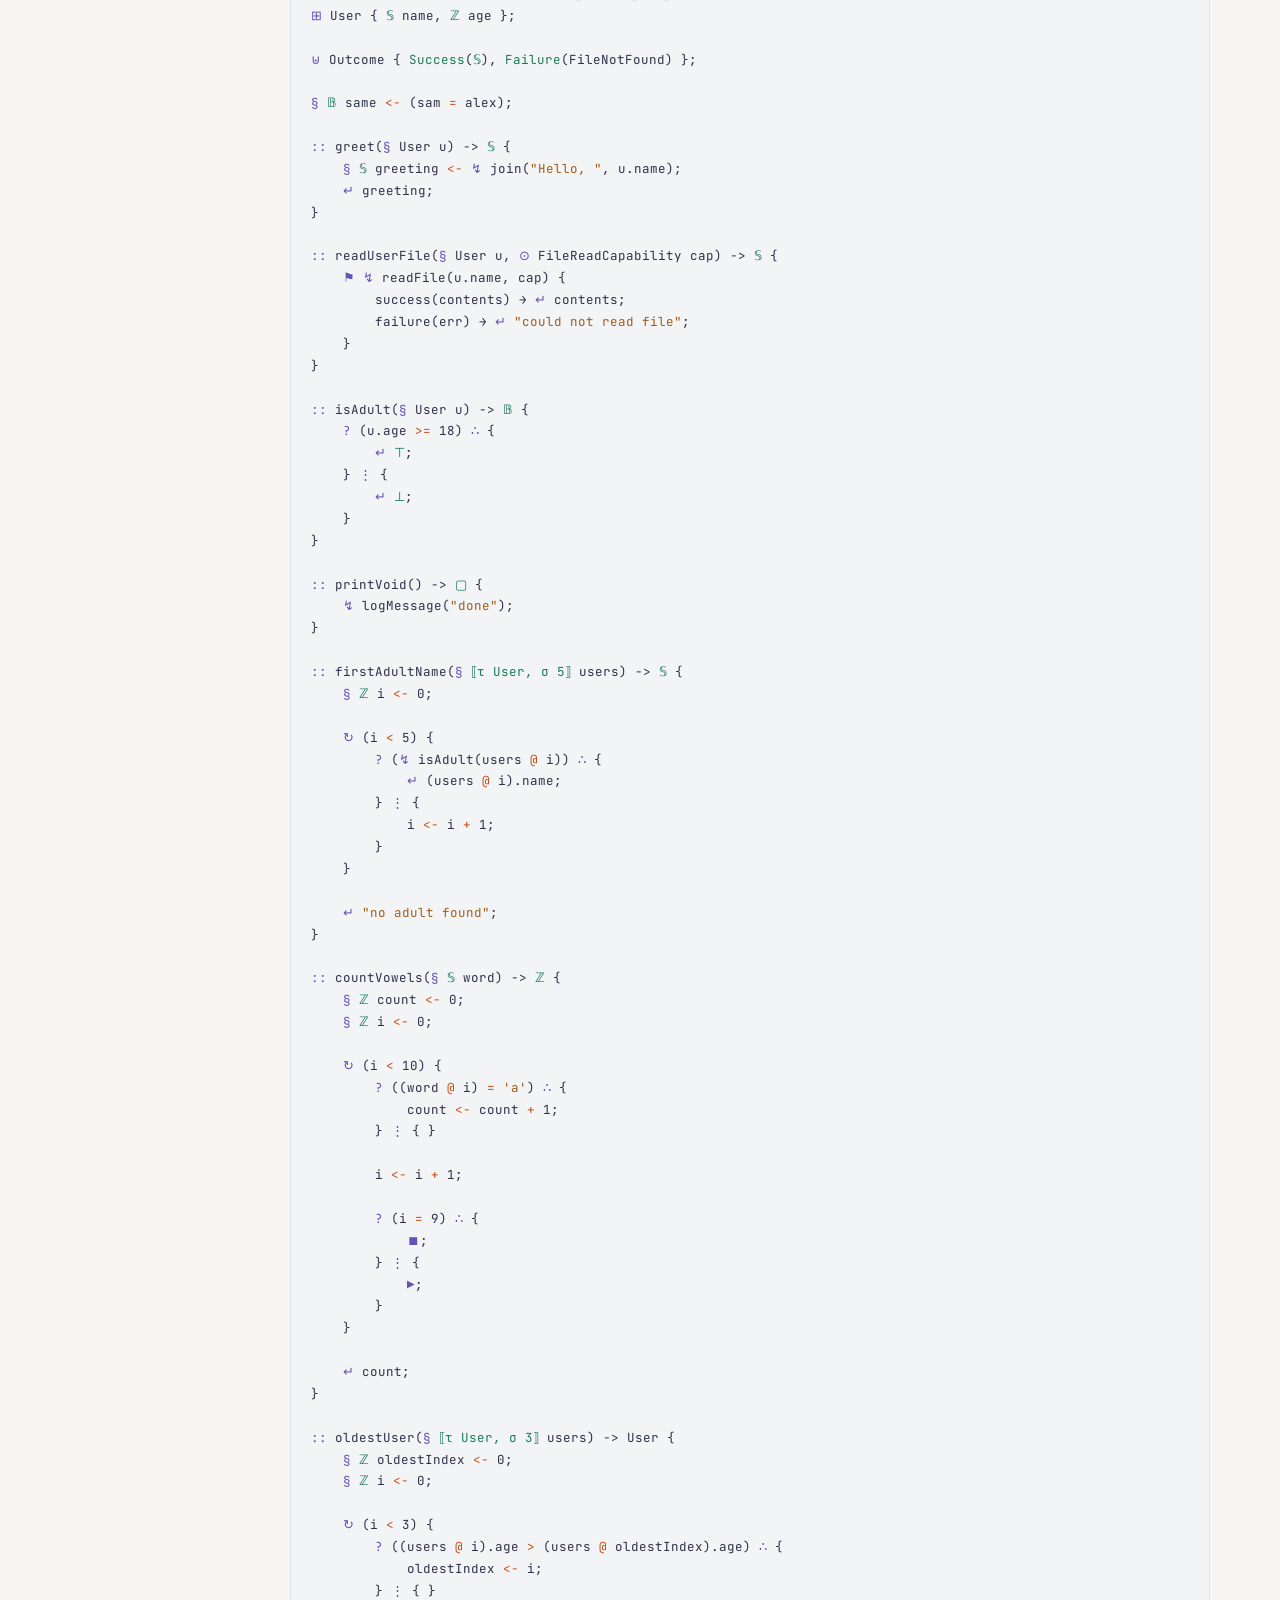
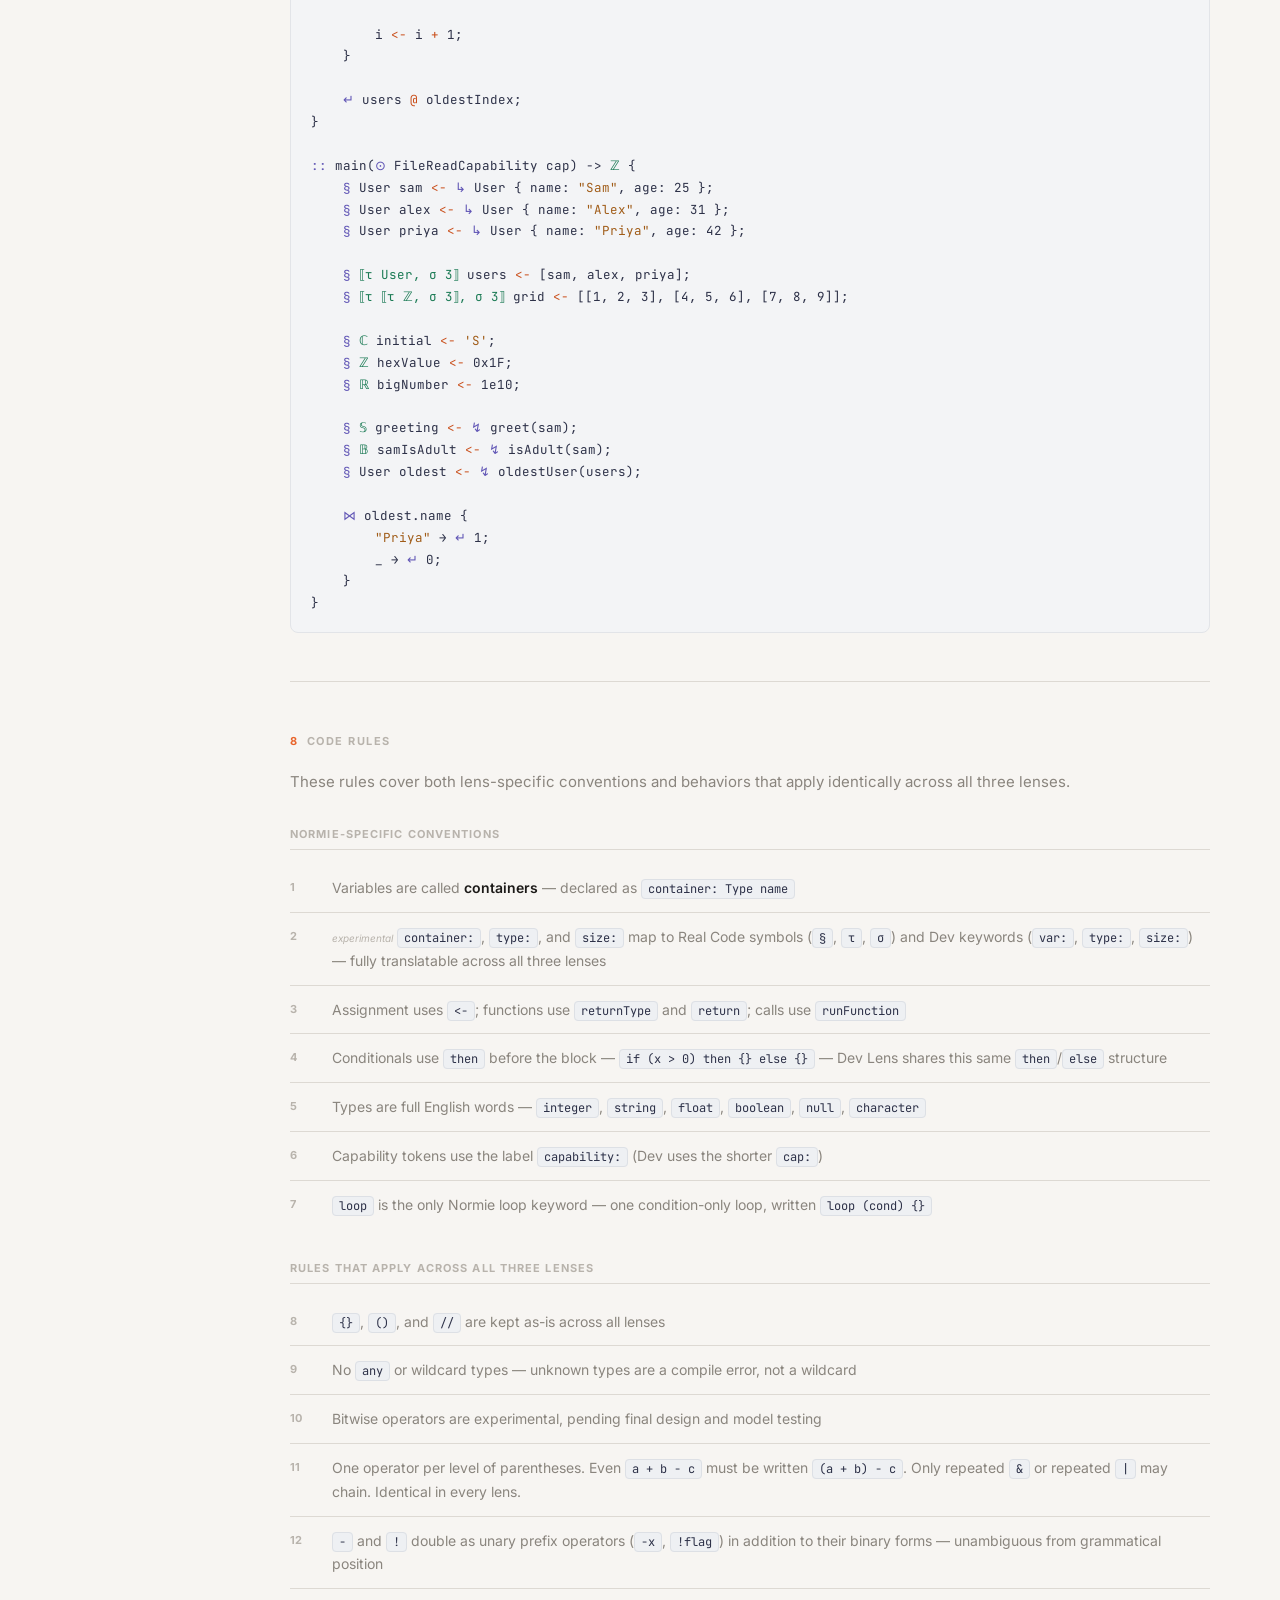
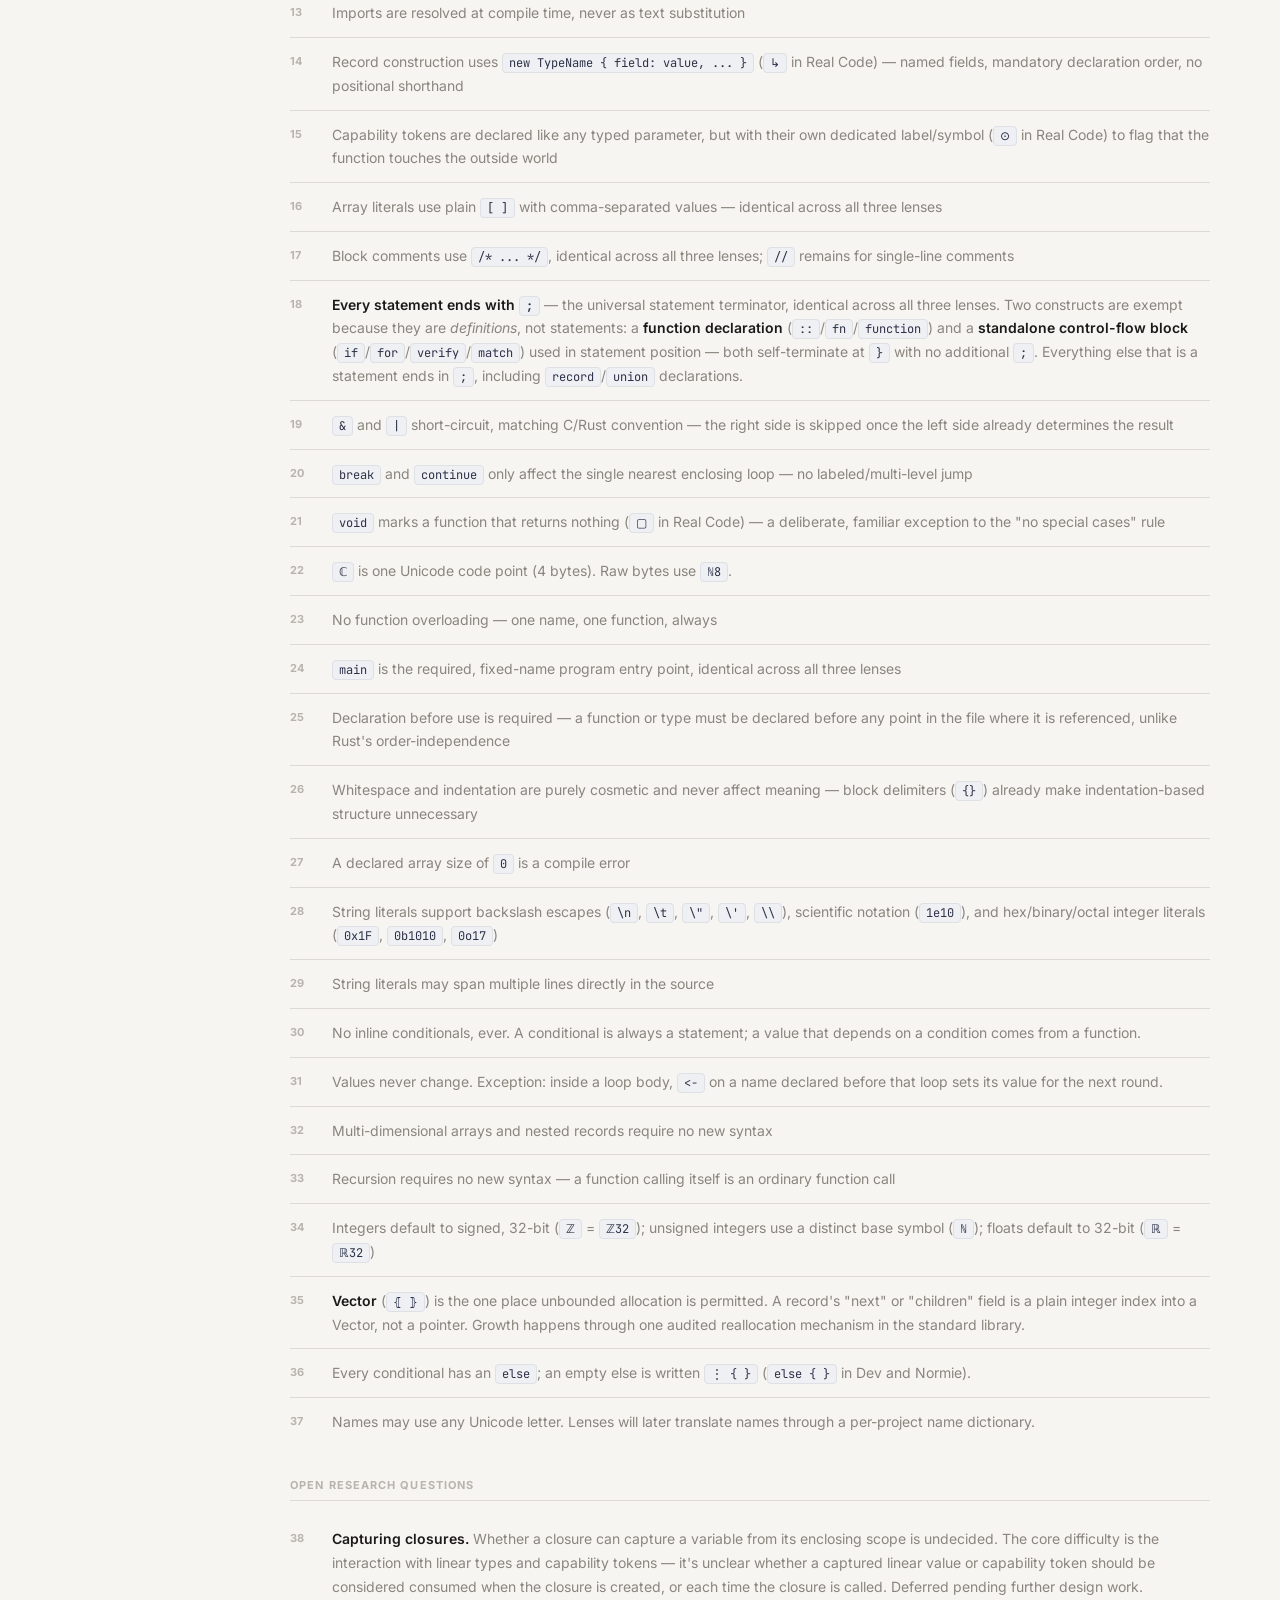
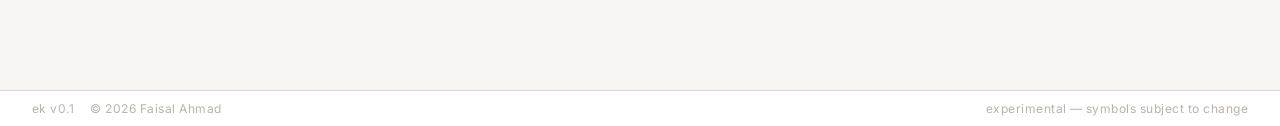
<file: syntax.html>
<!DOCTYPE html>
<html lang="en">
<head>
  <meta charset="UTF-8" />
  <meta name="viewport" content="width=device-width, initial-scale=1.0" />
  <title>Ek — Syntax Reference</title>
  <link rel="preconnect" href="https://fonts.googleapis.com" />
  <link rel="preconnect" href="https://fonts.gstatic.com" crossorigin />
  <link href="https://fonts.googleapis.com/css2?family=Inter:wght@400;500;600;700&family=JetBrains+Mono:wght@400;500;700&display=swap" rel="stylesheet" />
  <style>
    *, *::before, *::after { box-sizing: border-box; margin: 0; padding: 0; }

    :root {
      --bg:       #f7f5f2;
      --bg2:      #f0ede8;
      --border:   #ddd9d3;
      --border2:  #ccc8c2;
      --text:     #1c1a18;
      --muted:    #8a857e;
      --muted2:   #b8b3ac;
      --real:     #7c6fcd;
      --dev:      #2a9d6f;
      --normie:   #c07a2a;
      --accent:   #e8632a;
    }

    body {
      font-family: 'Inter', -apple-system, BlinkMacSystemFont, 'Segoe UI', sans-serif;
      font-variant-ligatures: none; font-feature-settings: "liga" 0, "calt" 0;
      background: var(--bg); color: var(--text);
      min-height: 100vh; display: flex; flex-direction: column;
    }

    header {
      display: flex; align-items: center; gap: 28px;
      padding: 18px 32px; border-bottom: 1px solid var(--border);
      background: #fff; flex-shrink: 0; position: sticky; top: 0; z-index: 100;
    }
    .brand {
      font-size: 24px; font-weight: 700; color: var(--text); letter-spacing: -1px;
      text-decoration: none;
    }
    .brand:hover { color: var(--accent); }
    nav { display: flex; gap: 4px; flex: 1; }
    nav a {
      font-family: 'Inter', sans-serif; font-size: 13px; font-weight: 500;
      color: var(--muted); text-decoration: none; padding: 6px 14px; border-radius: 6px;
      transition: color 0.15s, background 0.15s;
    }
    nav a:hover { color: var(--text); background: var(--bg2); }
    nav a.active { color: var(--text); background: var(--bg2); }

    /* ── Layout ── */
    .page { display: flex; flex: 1; min-height: 0; }

    /* ── TOC sidebar ── */
    .toc {
      width: 220px; flex-shrink: 0; padding: 32px 16px 40px;
      border-right: 1px solid var(--border); background: #fff;
      position: sticky; top: 57px; height: calc(100vh - 57px);
      overflow-y: auto; scrollbar-width: thin; scrollbar-color: var(--border2) transparent;
    }
    .toc::-webkit-scrollbar { width: 4px; }
    .toc::-webkit-scrollbar-thumb { background: var(--border2); border-radius: 2px; }
    .toc-label {
      font-size: 11px; font-weight: 700; letter-spacing: 0.14em; text-transform: uppercase;
      color: var(--muted2); margin-bottom: 14px;
    }
    .toc a {
      display: block; font-size: 13px; color: var(--muted); text-decoration: none;
      padding: 5px 0 5px 10px; line-height: 1.5; transition: color 0.15s;
      border-left: 2px solid transparent; margin-left: -10px;
    }
    .toc a:hover { color: var(--text); }
    .toc a.active { color: var(--accent); border-left-color: var(--accent); }

    footer {
      padding: 10px 32px; border-top: 1px solid var(--border); background: #fff;
      display: flex; justify-content: space-between; align-items: center;
      font-size: 12px; color: var(--muted2); flex-shrink: 0; letter-spacing: 0.04em;
    }

    /* ── Content ── */
    .content-wrap { flex: 1; display: flex; justify-content: center; overflow-y: auto; }
    .content { width: 100%; max-width: 1000px; padding: 52px 40px 80px; min-width: 0; }

    .page-title { font-size: 32px; font-weight: 700; letter-spacing: -1px; margin-bottom: 6px; }
    .page-sub { font-size: 15px; color: var(--muted); margin-bottom: 40px; }

    hr { border: none; border-top: 1px solid var(--border); margin: 48px 0; }

    h2 {
      font-size: 11px; font-weight: 700; letter-spacing: 0.14em; text-transform: uppercase;
      color: var(--muted2); margin: 52px 0 20px;
    }
    h2 .num { color: var(--accent); margin-right: 8px; }

    h3 { font-size: 16px; font-weight: 700; color: var(--text); margin: 36px 0 12px; }

    p { font-size: 15px; color: var(--muted); margin-bottom: 14px; line-height: 1.8; }
    p strong { color: var(--text); font-weight: 600; }

    ul, ol { margin: 10px 0 16px 22px; }
    li { font-size: 15px; color: var(--muted); line-height: 1.8; margin-bottom: 4px; }
    li strong { color: var(--text); font-weight: 600; }

    /* Inline code */
    code {
      font-family: 'JetBrains Mono', monospace; font-size: 12px;
      background: #eef0f3; border: 1px solid #dde0e5;
      border-radius: 4px; padding: 1px 6px; color: #2d3148;
    }

    /* Code blocks */
    pre {
      background: #f3f4f6; border: 1px solid #e2e4e8;
      border-radius: 8px; padding: 18px 20px; overflow-x: auto;
      margin: 16px 0;
      scrollbar-width: thin; scrollbar-color: #d0d3d8 transparent;
    }
    pre::-webkit-scrollbar { height: 4px; }
    pre::-webkit-scrollbar-thumb { background: #d0d3d8; border-radius: 2px; }
    pre code {
      font-family: 'JetBrains Mono', monospace; font-size: 12.5px;
      line-height: 1.75; color: #2d3148; background: none; padding: 0;
      border: none; border-radius: 0;
    }
    .cm { color: #8a8fa8; }
    .kw { color: #6055b5; }
    .ty { color: #1a7a54; }
    .st { color: #a05c18; }
    .op { color: #c94e1a; }

    /* Lens example tabs */
    .lens-tabs { display: flex; gap: 0; border: 1px solid var(--border); border-radius: 8px; overflow: hidden; margin: 16px 0 0; }
    .lens-tab { flex: 1; }
    .lens-tab input[type="radio"] { display: none; }
    .lens-tab label {
      display: block; padding: 8px 14px; font-size: 11px; font-weight: 600;
      letter-spacing: 0.08em; text-transform: uppercase; cursor: pointer;
      background: var(--bg2); color: var(--muted2); border-right: 1px solid var(--border);
      transition: background 0.15s, color 0.15s; text-align: center;
    }
    .lens-tab:last-child label { border-right: none; }
    .lens-tab input:checked + label { background: #fff; color: var(--text); }
    .lens-tab input[value="real"]:checked + label { color: var(--real); }
    .lens-tab input[value="dev"]:checked + label { color: var(--dev); }
    .lens-tab input[value="normie"]:checked + label { color: var(--normie); }

    .lens-panels { border: 1px solid var(--border); border-top: none; border-radius: 0 0 8px 8px; overflow: hidden; }
    .lens-panel { display: none; }

    /* JS-driven active panel */
    .lens-panel.active { display: block; }

    .lens-panel pre { border-radius: 0; border: none; border-top: 1px solid var(--border); margin: 0; }
    .lens-panel:first-child pre { border-top: none; }

    /* Tables */
    .table-wrap { overflow-x: auto; margin: 20px 0; border-radius: 8px; border: 1px solid var(--border); }
    table { width: 100%; border-collapse: collapse; font-size: 13px; }
    thead tr { background: var(--bg2); }
    th {
      text-align: left; font-size: 10px; font-weight: 700; letter-spacing: 0.1em;
      text-transform: uppercase; color: var(--muted); padding: 10px 14px;
      border-bottom: 1px solid var(--border);
    }
    td { padding: 9px 14px; border-bottom: 1px solid var(--border); color: var(--muted); vertical-align: top; }
    tr:last-child td { border-bottom: none; }
    tr:hover td { background: rgba(0,0,0,0.02); }
    td:first-child { font-weight: 500; color: var(--text); white-space: nowrap; }
    td code { font-size: 11.5px; }

    /* Lens column colors */
    .col-real { color: var(--real) !important; }
    .col-dev  { color: var(--dev)  !important; }
    .col-norm { color: var(--normie) !important; }
    th.col-real, th.col-dev, th.col-norm { color: inherit; }

    /* Column header badges */
    .badge-real { background: rgba(124,111,205,0.1); color: var(--real); border-radius: 4px; padding: 1px 7px; font-size: 10px; font-weight: 700; letter-spacing: 0.08em; }
    .badge-dev  { background: rgba(42,157,111,0.1);  color: var(--dev);  border-radius: 4px; padding: 1px 7px; font-size: 10px; font-weight: 700; letter-spacing: 0.08em; }
    .badge-norm { background: rgba(192,122,42,0.1);  color: var(--normie); border-radius: 4px; padding: 1px 7px; font-size: 10px; font-weight: 700; letter-spacing: 0.08em; }

    .exp { font-size: 10px; color: var(--muted2); font-style: italic; }

    /* Outcome handling box */
    .outcome-grid { display: grid; grid-template-columns: repeat(3, 1fr); gap: 12px; margin: 20px 0; }
    .outcome-block { border: 1px solid var(--border); border-radius: 8px; overflow: hidden; }
    .outcome-block-header {
      padding: 8px 14px; font-size: 10px; font-weight: 700; letter-spacing: 0.1em;
      text-transform: uppercase; border-bottom: 1px solid var(--border);
    }
    .outcome-block-header.real { background: rgba(124,111,205,0.07); color: var(--real); }
    .outcome-block-header.dev  { background: rgba(42,157,111,0.07);  color: var(--dev); }
    .outcome-block-header.norm { background: rgba(192,122,42,0.07);  color: var(--normie); }
    .outcome-block pre { margin: 0; border: none; border-radius: 0; background: #f8f9fa; }

    /* Callout */
    .callout {
      border: 1px solid var(--border); border-left: 3px solid var(--accent);
      background: rgba(232,99,42,0.04); border-radius: 0 6px 6px 0;
      padding: 14px 18px; margin: 20px 0;
    }
    .callout p { font-size: 14px; margin: 0; }

    /* Rules list */
    .rules-list { list-style: none; margin: 0; padding: 0; }
    .rules-list li {
      display: flex; gap: 14px; padding: 12px 0;
      border-bottom: 1px solid var(--border); font-size: 14px; color: var(--muted);
      line-height: 1.7; margin: 0;
    }
    .rules-list li:last-child { border-bottom: none; }
    .rules-list .rule-num {
      flex-shrink: 0; width: 28px; font-size: 11px; font-weight: 700;
      color: var(--muted2); padding-top: 2px;
    }
    .rules-list li strong { color: var(--text); font-weight: 600; }

    .section-label {
      font-size: 11px; font-weight: 700; letter-spacing: 0.1em; text-transform: uppercase;
      color: var(--muted2); margin: 32px 0 14px; padding-bottom: 8px;
      border-bottom: 1px solid var(--border);
    }
  </style>
</head>
<body>

<header>
  <a href="index.html" class="brand">Ek</a>
  <nav>
    <a href="playground.html">playground</a>
    <!-- <a href="comparison.html">comparison</a> -->
    <a href="syntax.html" class="active">syntax</a>
    <a href="spec.html">spec</a>
  </nav>
</header>

<div class="page">

  <!-- TOC -->
  <aside class="toc">
    <div class="toc-label">Contents</div>
    <a href="#primitives">Primitives</a>
    <a href="#operators">Operators</a>
    <a href="#types">Primitive Types</a>
    <a href="#symbols">Symbol Table</a>
    <a href="#outcome">Outcome Handling</a>
    <a href="#precedence">Operator Precedence</a>
    <a href="#example">Worked Example</a>
    <a href="#rules">Code Rules</a>
    <a href="#rules-normie" style="padding-left:22px;font-size:11px;color:var(--muted2)">Normie-specific</a>
    <a href="#rules-all" style="padding-left:22px;font-size:11px;color:var(--muted2)">All lenses</a>
    <a href="#rules-open" style="padding-left:22px;font-size:11px;color:var(--muted2)">Open questions</a>
  </aside>

  <div class="content-wrap">
  <div class="content">

    <h1 class="page-title">Syntax Reference</h1>
    <p class="page-sub">Primitives, operators, types, and rules across all three lenses.</p>

    <hr />

    <!-- PRIMITIVES -->
    <section id="primitives">
      <h2><span class="num">1</span>Primitives</h2>
      <div class="table-wrap">
        <table>
          <thead>
            <tr>
              <th>#</th>
              <th>Primitive</th>
              <th><span class="badge-real">Real</span></th>
              <th><span class="badge-dev">Dev</span></th>
              <th><span class="badge-norm">Normie</span></th>
            </tr>
          </thead>
          <tbody>
            <tr><td>1</td><td>Function declaration</td><td class="col-real"><code>:: add(§ ℤ a, § ℤ b) -> ℤ {}</code></td><td class="col-dev"><code>fn add(var: int a, var: int b) -> int {}</code></td><td class="col-norm"><code>function add(container: integer a, container: integer b) returnType integer {}</code></td></tr>
            <tr><td>2</td><td>Variable declaration <span class="exp">experimental</span></td><td class="col-real"><code>§ ℤ x</code></td><td class="col-dev"><code>var: int: x</code></td><td class="col-norm"><code>container: integer: x</code></td></tr>
            <tr><td>3</td><td>Assignment <span class="exp">experimental</span></td><td class="col-real"><code>§ ℤ x &lt;- 5;</code></td><td class="col-dev"><code>var: int: x &lt;- 5;</code></td><td class="col-norm"><code>container: integer: x &lt;- 5;</code></td></tr>
            <tr><td>4</td><td>Function call</td><td class="col-real"><code>↯ add(1, 2);</code></td><td class="col-dev"><code>call add(1, 2);</code></td><td class="col-norm"><code>runFunction add(1, 2);</code></td></tr>
            <tr><td>5</td><td>Return type</td><td class="col-real"><code>-> ℤ</code></td><td class="col-dev"><code>-> int</code></td><td class="col-norm"><code>returnType integer</code></td></tr>
            <tr><td>6</td><td>Return value</td><td class="col-real"><code>↵ x;</code></td><td class="col-dev"><code>ret x;</code></td><td class="col-norm"><code>return x;</code></td></tr>
            <tr><td>7</td><td>Conditional</td><td class="col-real"><code>? (x > 0) ∴ {} ⋮ {}</code></td><td class="col-dev"><code>if (x > 0) then {} else {}</code></td><td class="col-norm"><code>if (x > 0) then {} else {}</code></td></tr>
            <tr><td>8</td><td>Pattern match</td><td class="col-real"><code>⋈ x { 1 → ..., _ → ... }</code></td><td class="col-dev"><code>match x { 1 -> ..., _ -> ... }</code></td><td class="col-norm"><code>check x { 1 means ..., anything means ... }</code></td></tr>
            <tr><td>9</td><td>Loop</td><td class="col-real"><code>↻ (i < 10) {}</code></td><td class="col-dev"><code>for (i < 10) {}</code></td><td class="col-norm"><code>loop (i < 10) {}</code></td></tr>
            <tr><td>10</td><td>Record declaration</td><td class="col-real"><code>⊞ User { 𝕊 name, ℤ age }</code></td><td class="col-dev"><code>rec User { str: name, int: age }</code></td><td class="col-norm"><code>record User { string: name, integer: age }</code></td></tr>
            <tr><td>11</td><td>Union declaration</td><td class="col-real"><code>⊎ Status { Active, Banned(𝕊) }</code></td><td class="col-dev"><code>union Status { Active, Banned(str) }</code></td><td class="col-norm"><code>either Status { Active, Banned(string) }</code></td></tr>
            <tr><td>12</td><td>Array <span class="exp">experimental</span></td><td class="col-real"><code>⟦τ ℤ, σ 100⟧ arr;</code></td><td class="col-dev"><code>arr[type: int, size: 100] arr;</code></td><td class="col-norm"><code>list[type: integer, size: 100];</code></td></tr>
            <tr><td>13</td><td>Comment (single-line)</td><td><code>// comment</code></td><td><code>// comment</code></td><td><code>// comment</code></td></tr>
            <tr><td>14</td><td>Block body</td><td><code>{}</code></td><td><code>{}</code></td><td><code>{}</code></td></tr>
            <tr><td>15</td><td>Arguments</td><td><code>()</code></td><td><code>()</code></td><td><code>()</code></td></tr>
            <tr><td>16</td><td>Field access</td><td><code>user.age</code></td><td><code>user.age</code></td><td><code>user.age</code></td></tr>
            <tr><td>17</td><td>Array element access</td><td class="col-real"><code>users @ i</code></td><td class="col-dev"><code>users at i</code></td><td class="col-norm"><code>users at i</code></td></tr>
            <tr><td>18</td><td>Import</td><td class="col-real"><code>※ utils;</code></td><td class="col-dev"><code>import utils;</code></td><td class="col-norm"><code>import utils;</code></td></tr>
            <tr><td>19</td><td>Unary negation / not</td><td><code>-x / !flag</code></td><td><code>-x / !flag</code></td><td><code>-x / !flag</code></td></tr>
            <tr><td>20</td><td>Record equality (automatic)</td><td class="col-real"><code>§ 𝔹 same &lt;- (sam = alex);</code></td><td class="col-dev"><code>var: bool: same &lt;- (sam = alex);</code></td><td class="col-norm"><code>container: boolean: same &lt;- (sam = alex);</code></td></tr>
            <tr><td>21</td><td>String concatenation</td><td class="col-real"><code>↯ join(a, b)</code></td><td class="col-dev"><code>call join(a, b)</code></td><td class="col-norm"><code>runFunction join(a, b)</code></td></tr>
            <tr><td>22</td><td>Record construction</td><td class="col-real"><code>↳ User { name: "Sam", age: 25 };</code></td><td class="col-dev"><code>new User { name: "Sam", age: 25 };</code></td><td class="col-norm"><code>new User { name: "Sam", age: 25 };</code></td></tr>
            <tr><td>23</td><td>Capability token</td><td class="col-real"><code>⊙ FileReadCapability cap</code></td><td class="col-dev"><code>cap: FileReadCapability cap</code></td><td class="col-norm"><code>capability: FileReadCapability cap</code></td></tr>
            <tr><td>24</td><td>Array literal</td><td><code>[90, 85, 76]</code></td><td><code>[90, 85, 76]</code></td><td><code>[90, 85, 76]</code></td></tr>
            <tr><td>25</td><td>Separator</td><td><code>,</code></td><td><code>,</code></td><td><code>,</code></td></tr>
            <tr><td>26</td><td>Block comment</td><td><code>/* comment */</code></td><td><code>/* comment */</code></td><td><code>/* comment */</code></td></tr>
            <tr><td>27</td><td>Break</td><td class="col-real"><code>⏹;</code></td><td class="col-dev"><code>break;</code></td><td class="col-norm"><code>break;</code></td></tr>
            <tr><td>28</td><td>Continue</td><td class="col-real"><code>▶;</code></td><td class="col-dev"><code>continue;</code></td><td class="col-norm"><code>continue;</code></td></tr>
            <tr><td>29</td><td>Void / no return value</td><td class="col-real"><code>:: greet() -> ▢ {}</code></td><td class="col-dev"><code>fn greet() -> void {}</code></td><td class="col-norm"><code>function greet() returnType void {}</code></td></tr>
            <tr><td>30</td><td>Char type usage</td><td class="col-real"><code>§ ℂ c &lt;- 'a';</code></td><td class="col-dev"><code>var: char: c &lt;- 'a';</code></td><td class="col-norm"><code>container: character: c &lt;- 'a';</code></td></tr>
            <tr><td>31</td><td>Statement terminator</td><td><code>;</code></td><td><code>;</code></td><td><code>;</code></td></tr>
            <tr><td>32</td><td>String escapes</td><td><code>"line\n\"quoted\""</code></td><td><code>"line\n\"quoted\""</code></td><td><code>"line\n\"quoted\""</code></td></tr>
            <tr><td>33</td><td>Scientific notation</td><td><code>1e10</code></td><td><code>1e10</code></td><td><code>1e10</code></td></tr>
            <tr><td>34</td><td>Hex / binary / octal</td><td><code>0x1F / 0b1010 / 0o17</code></td><td><code>0x1F / 0b1010 / 0o17</code></td><td><code>0x1F / 0b1010 / 0o17</code></td></tr>
            <tr><td>35</td><td>Multi-dimensional array</td><td class="col-real"><code>⟦τ ⟦τ ℤ, σ 10⟧, σ 10⟧ grid;</code></td><td class="col-dev"><code>arr[type: arr[type: int, size: 10], size: 10] grid;</code></td><td class="col-norm"><code>list[type: list[type: integer, size: 10], size: 10] grid;</code></td></tr>
            <tr><td>36</td><td>Vector (growable) <span class="exp">experimental</span></td><td class="col-real"><code>⦃τ ℤ⦄ nums;</code></td><td class="col-dev"><code>vec[type: int] nums;</code></td><td class="col-norm"><code>vector[type: integer] nums;</code></td></tr>
          </tbody>
        </table>
      </div>
    </section>

    <hr />

    <!-- OPERATORS -->
    <section id="operators">
      <h2><span class="num">2</span>Operators</h2>
      <div class="table-wrap">
        <table>
          <thead>
            <tr>
              <th>Operator</th>
              <th><span class="badge-real">Real</span></th>
              <th><span class="badge-dev">Dev</span></th>
              <th><span class="badge-norm">Normie</span></th>
            </tr>
          </thead>
          <tbody>
            <tr><td>Add</td><td><code>+</code></td><td><code>+</code></td><td><code>+</code></td></tr>
            <tr><td>Subtract</td><td><code>-</code></td><td><code>-</code></td><td><code>-</code></td></tr>
            <tr><td>Multiply</td><td><code>*</code></td><td><code>*</code></td><td><code>*</code></td></tr>
            <tr><td>Divide</td><td><code>/</code></td><td><code>/</code></td><td><code>/</code></td></tr>
            <tr><td>Modulo</td><td><code>%</code></td><td><code>%</code></td><td><code>%</code></td></tr>
            <tr><td>Equal to</td><td><code>=</code></td><td><code>=</code></td><td><code>=</code></td></tr>
            <tr><td>Not equal</td><td><code>!=</code> <span class="exp">alt: ≠</span></td><td><code>!=</code></td><td><code>!=</code></td></tr>
            <tr><td>Greater than</td><td><code>&gt;</code></td><td><code>&gt;</code></td><td><code>&gt;</code></td></tr>
            <tr><td>Less than</td><td><code>&lt;</code></td><td><code>&lt;</code></td><td><code>&lt;</code></td></tr>
            <tr><td>Greater or equal</td><td><code>&gt;=</code></td><td><code>&gt;=</code></td><td><code>&gt;=</code></td></tr>
            <tr><td>Less or equal</td><td><code>&lt;=</code></td><td><code>&lt;=</code></td><td><code>&lt;=</code></td></tr>
            <tr><td>And</td><td><code>&amp;</code> <span class="exp">alt: ∧</span></td><td><code>&amp;&amp;</code> <span class="exp">experimental</span></td><td><code>&amp;</code></td></tr>
            <tr><td>Or</td><td><code>|</code> <span class="exp">alt: ∨</span></td><td><code>||</code> <span class="exp">experimental</span></td><td><code>|</code></td></tr>
            <tr><td>Not</td><td><code>!</code></td><td><code>!</code></td><td><code>!</code></td></tr>
            <tr><td>Assignment</td><td><code>&lt;-</code></td><td><code>&lt;-</code></td><td><code>&lt;-</code></td></tr>
            <tr><td colspan="4" style="padding:10px 14px;font-size:10px;font-weight:700;letter-spacing:0.1em;text-transform:uppercase;color:var(--muted2);background:var(--bg2)">Bitwise — experimental</td></tr>
            <tr><td>Bitwise AND</td><td class="col-real"><code>∩</code></td><td class="col-dev"><code>&amp;</code></td><td class="col-norm"><code>bitwiseAnd</code></td></tr>
            <tr><td>Bitwise OR</td><td class="col-real"><code>∪</code></td><td class="col-dev"><code>|</code></td><td class="col-norm"><code>bitwiseOr</code></td></tr>
            <tr><td>Bitwise XOR</td><td class="col-real"><code>⊕</code></td><td class="col-dev"><code>^</code></td><td class="col-norm"><code>bitwiseXor</code></td></tr>
            <tr><td>Bitwise NOT</td><td class="col-real"><code>∼</code></td><td class="col-dev"><code>~</code></td><td class="col-norm"><code>bitwiseNot</code></td></tr>
            <tr><td>Left shift</td><td class="col-real"><code>≪</code></td><td class="col-dev"><code>&lt;&lt;</code></td><td class="col-norm"><code>shiftLeft</code></td></tr>
            <tr><td>Right shift</td><td class="col-real"><code>≫</code></td><td class="col-dev"><code>&gt;&gt;</code></td><td class="col-norm"><code>shiftRight</code></td></tr>
          </tbody>
        </table>
      </div>
    </section>

    <hr />

    <!-- PRIMITIVE TYPES -->
    <section id="types">
      <h2><span class="num">3</span>Primitive Types</h2>
      <div class="table-wrap">
        <table>
          <thead>
            <tr>
              <th>Type</th>
              <th><span class="badge-real">Real</span></th>
              <th><span class="badge-dev">Dev</span></th>
              <th><span class="badge-norm">Normie</span></th>
            </tr>
          </thead>
          <tbody>
            <tr><td>Integer (signed, default 32-bit)</td><td class="col-real"><code>ℤ</code> (= ℤ32)</td><td class="col-dev"><code>int</code> (= i32)</td><td class="col-norm"><code>integer</code> (= integer32)</td></tr>
            <tr><td>Integer (signed, explicit width)</td><td class="col-real"><code>ℤ8 ℤ16 ℤ32 ℤ64</code></td><td class="col-dev"><code>i8 i16 i32 i64</code></td><td class="col-norm"><code>integer8 integer16 integer32 integer64</code></td></tr>
            <tr><td>Integer (unsigned, default 32-bit)</td><td class="col-real"><code>ℕ</code> (= ℕ32)</td><td class="col-dev"><code>uint</code></td><td class="col-norm"><code>wholeNumber</code> (= wholeNumber32)</td></tr>
            <tr><td>Integer (unsigned, explicit width)</td><td class="col-real"><code>ℕ8 ℕ16 ℕ32 ℕ64</code></td><td class="col-dev"><code>u8 u16 u32 u64</code></td><td class="col-norm"><code>wholeNumber8 … wholeNumber64</code></td></tr>
            <tr><td>Float (default 32-bit)</td><td class="col-real"><code>ℝ</code> (= ℝ32)</td><td class="col-dev"><code>float</code> (= f32)</td><td class="col-norm"><code>float</code> (= float32)</td></tr>
            <tr><td>Float (explicit width)</td><td class="col-real"><code>ℝ32 ℝ64</code></td><td class="col-dev"><code>f32 f64</code></td><td class="col-norm"><code>float32 float64</code></td></tr>
            <tr><td>Boolean</td><td class="col-real"><code>𝔹</code></td><td class="col-dev"><code>bool</code></td><td class="col-norm"><code>boolean</code></td></tr>
            <tr><td>String</td><td class="col-real"><code>𝕊</code></td><td class="col-dev"><code>str</code></td><td class="col-norm"><code>string</code></td></tr>
            <tr><td>Char</td><td class="col-real"><code>ℂ</code></td><td class="col-dev"><code>char</code></td><td class="col-norm"><code>character</code></td></tr>
            <tr><td>Null</td><td class="col-real"><code>∅</code></td><td class="col-dev"><code>null</code></td><td class="col-norm"><code>null</code></td></tr>
            <tr><td>Array (fixed, bounded) <span class="exp">experimental</span></td><td class="col-real"><code>⟦ τ type, σ size ⟧</code></td><td class="col-dev"><code>arr[type: t, size: n]</code></td><td class="col-norm"><code>list[type: T, size: N]</code></td></tr>
            <tr><td>Vector (growable, audited) <span class="exp">experimental</span></td><td class="col-real"><code>⦃ τ type ⦄</code></td><td class="col-dev"><code>vec[type: t]</code></td><td class="col-norm"><code>vector[type: T]</code></td></tr>
          </tbody>
        </table>
      </div>
    </section>

    <hr />

    <!-- MASTER SYMBOL TABLE -->
    <section id="symbols">
      <h2><span class="num">4</span>Master Symbol Table</h2>
      <div class="table-wrap">
        <table>
          <thead>
            <tr>
              <th>Meaning</th>
              <th><span class="badge-real">Real</span></th>
              <th><span class="badge-dev">Dev</span></th>
              <th><span class="badge-norm">Normie</span></th>
            </tr>
          </thead>
          <tbody>
            <tr><td>Function declaration</td><td class="col-real"><code>::</code></td><td class="col-dev"><code>fn</code></td><td class="col-norm"><code>function</code></td></tr>
            <tr><td>Variable declaration <span class="exp">experimental</span></td><td class="col-real"><code>§</code></td><td class="col-dev"><code>var:</code></td><td class="col-norm"><code>container:</code></td></tr>
            <tr><td>Type label (in array) <span class="exp">experimental</span></td><td class="col-real"><code>τ</code></td><td class="col-dev"><code>type:</code></td><td class="col-norm"><code>type:</code></td></tr>
            <tr><td>Size label (in array) <span class="exp">experimental</span></td><td class="col-real"><code>σ</code></td><td class="col-dev"><code>size:</code></td><td class="col-norm"><code>size:</code></td></tr>
            <tr><td>Assignment</td><td><code>&lt;-</code></td><td><code>&lt;-</code></td><td><code>&lt;-</code></td></tr>
            <tr><td>Return type in signature</td><td><code>-&gt;</code></td><td><code>-&gt;</code></td><td class="col-norm"><code>returnType</code></td></tr>
            <tr><td>Return value from body</td><td class="col-real"><code>↵</code></td><td class="col-dev"><code>ret</code></td><td class="col-norm"><code>return</code></td></tr>
            <tr><td>Function call</td><td class="col-real"><code>↯</code></td><td class="col-dev"><code>call</code></td><td class="col-norm"><code>runFunction</code></td></tr>
            <tr><td>Conditional</td><td class="col-real"><code>?</code></td><td class="col-dev"><code>if</code></td><td class="col-norm"><code>if</code></td></tr>
            <tr><td>Then (conditional branch)</td><td class="col-real"><code>∴</code></td><td class="col-dev"><code>then</code></td><td class="col-norm"><code>then</code></td></tr>
            <tr><td>Else (conditional branch)</td><td class="col-real"><code>⋮</code></td><td class="col-dev"><code>else</code></td><td class="col-norm"><code>else</code></td></tr>
            <tr><td>Statement terminator</td><td><code>;</code></td><td><code>;</code></td><td><code>;</code></td></tr>
            <tr><td>Pattern match</td><td class="col-real"><code>⋈</code></td><td class="col-dev"><code>match</code></td><td class="col-norm"><code>check</code></td></tr>
            <tr><td>Loop</td><td class="col-real"><code>↻</code></td><td class="col-dev"><code>for</code></td><td class="col-norm"><code>loop</code></td></tr>
            <tr><td>Break</td><td class="col-real"><code>⏹</code></td><td class="col-dev"><code>break</code></td><td class="col-norm"><code>break</code></td></tr>
            <tr><td>Continue</td><td class="col-real"><code>▶</code></td><td class="col-dev"><code>continue</code></td><td class="col-norm"><code>continue</code></td></tr>
            <tr><td>Record declaration</td><td class="col-real"><code>⊞</code></td><td class="col-dev"><code>rec</code></td><td class="col-norm"><code>record</code></td></tr>
            <tr><td>Union declaration</td><td class="col-real"><code>⊎</code></td><td class="col-dev"><code>union</code></td><td class="col-norm"><code>either</code></td></tr>
            <tr><td>Record construction</td><td class="col-real"><code>↳</code></td><td class="col-dev"><code>new</code></td><td class="col-norm"><code>new</code></td></tr>
            <tr><td>Outcome handling</td><td class="col-real"><code>⚑</code></td><td class="col-dev"><code>verify</code></td><td class="col-norm"><code>verify</code></td></tr>
            <tr><td>Capability token</td><td class="col-real"><code>⊙</code></td><td class="col-dev"><code>cap:</code></td><td class="col-norm"><code>capability:</code></td></tr>
            <tr><td>Import</td><td class="col-real"><code>※</code></td><td class="col-dev"><code>import</code></td><td class="col-norm"><code>import</code></td></tr>
            <tr><td>Void / no return value</td><td class="col-real"><code>▢</code></td><td class="col-dev"><code>void</code></td><td class="col-norm"><code>void</code></td></tr>
            <tr><td>Array</td><td class="col-real"><code>⟦ ⟧</code></td><td class="col-dev"><code>arr[]</code></td><td class="col-norm"><code>list[]</code></td></tr>
            <tr><td>Vector</td><td class="col-real"><code>⦃ ⦄</code></td><td class="col-dev"><code>vec[]</code></td><td class="col-norm"><code>vector[]</code></td></tr>
            <tr><td>Field access</td><td><code>.</code></td><td><code>.</code></td><td><code>.</code></td></tr>
            <tr><td>Array element access</td><td class="col-real"><code>@</code></td><td class="col-dev"><code>at</code></td><td class="col-norm"><code>at</code></td></tr>
            <tr><td>Separator</td><td><code>,</code></td><td><code>,</code></td><td><code>,</code></td></tr>
            <tr><td>Block body</td><td><code>{}</code></td><td><code>{}</code></td><td><code>{}</code></td></tr>
            <tr><td>Arguments</td><td><code>()</code></td><td><code>()</code></td><td><code>()</code></td></tr>
            <tr><td>Comment</td><td><code>//</code></td><td><code>//</code></td><td><code>//</code></td></tr>
            <tr><td>Block comment</td><td><code>/* */</code></td><td><code>/* */</code></td><td><code>/* */</code></td></tr>
            <tr><td>True <span class="exp">experimental</span></td><td class="col-real"><code>⊤</code></td><td class="col-dev"><code>true</code></td><td class="col-norm"><code>true</code></td></tr>
            <tr><td>False <span class="exp">experimental</span></td><td class="col-real"><code>⊥</code></td><td class="col-dev"><code>false</code></td><td class="col-norm"><code>false</code></td></tr>
            <tr><td>Integer type</td><td class="col-real"><code>ℤ</code></td><td class="col-dev"><code>int:</code></td><td class="col-norm"><code>integer:</code></td></tr>
            <tr><td>Unsigned integer type</td><td class="col-real"><code>ℕ</code></td><td class="col-dev"><code>uint:</code></td><td class="col-norm"><code>wholeNumber:</code></td></tr>
            <tr><td>Float type</td><td class="col-real"><code>ℝ</code></td><td class="col-dev"><code>float:</code></td><td class="col-norm"><code>float:</code></td></tr>
            <tr><td>Boolean type</td><td class="col-real"><code>𝔹</code></td><td class="col-dev"><code>bool:</code></td><td class="col-norm"><code>boolean:</code></td></tr>
            <tr><td>String type</td><td class="col-real"><code>𝕊</code></td><td class="col-dev"><code>str:</code></td><td class="col-norm"><code>string:</code></td></tr>
            <tr><td>Char type</td><td class="col-real"><code>ℂ</code></td><td class="col-dev"><code>char:</code></td><td class="col-norm"><code>character:</code></td></tr>
            <tr><td>Null</td><td class="col-real"><code>∅</code></td><td class="col-dev"><code>null</code></td><td class="col-norm"><code>null</code></td></tr>
          </tbody>
        </table>
      </div>
    </section>

    <hr />

    <!-- OUTCOME HANDLING -->
    <section id="outcome">
      <h2><span class="num">5</span>Outcome Handling</h2>
      <p>A fallible operation returns a plain two-variant union (<strong>Success / Failure</strong>), using the existing union declaration — no generics, no angle brackets. The caller handles both branches with the dedicated <code>verify</code> construct.</p>

      <p>Declaring the union:</p>
      <pre><code><span class="kw">⊎</span> Outcome { <span class="ty">Success</span>(<span class="ty">𝕊</span>), <span class="ty">Failure</span>(FileNotFound) }</code></pre>

      <div class="outcome-grid">
        <div class="outcome-block">
          <div class="outcome-block-header real">Real</div>
          <pre><code><span class="kw">⚑</span> <span class="kw">↯</span> readFile(path) {
    success(contents) → <span class="kw">↵</span> contents;
    failure(err) → <span class="kw">↵</span> <span class="st">"error occurred"</span>;
}</code></pre>
        </div>
        <div class="outcome-block">
          <div class="outcome-block-header dev">Dev</div>
          <pre><code><span class="kw">verify</span> <span class="kw">call</span> readFile(path) {
    success(contents) -> <span class="kw">ret</span> contents;
    failure(err) -> <span class="kw">ret</span> <span class="st">"error occurred"</span>;
}</code></pre>
        </div>
        <div class="outcome-block">
          <div class="outcome-block-header norm">Normie</div>
          <pre><code><span class="kw">verify</span> <span class="kw">runFunction</span> readFile(path) {
    success(contents) means <span class="kw">return</span> contents;
    failure(err) means <span class="kw">return</span> <span class="st">"error occurred"</span>;
}</code></pre>
        </div>
      </div>
      <p><code>success(...)</code> and <code>failure(...)</code> are fixed labels, identical across all three lenses.</p>
    </section>

    <hr />

    <!-- OPERATOR PRECEDENCE -->
    <section id="precedence">
      <h2><span class="num">6</span>Operator Precedence</h2>
      <div class="callout">
        <p><strong>One operator per level of parentheses.</strong> Even <code>a + b - c</code> must be written <code>(a + b) - c</code>. Only repeated <code>&amp;</code> or repeated <code>|</code> may chain. This rule is identical across all three lenses.</p>
      </div>
      <pre><code>(a + b) > c        <span class="cm">// valid</span>
a + b > c          <span class="cm">// rejected — one operator per level</span>
a + b - c          <span class="cm">// rejected — write (a + b) - c</span>
(a + b) - c        <span class="cm">// valid</span>

a &amp; b &amp; c          <span class="cm">// valid — repeated &amp; may chain</span>
a &amp; b | c          <span class="cm">// rejected — write (a &amp; b) | c</span></code></pre>
    </section>

    <hr />

    <!-- WORKED EXAMPLE -->
    <section id="example">
      <h2><span class="num">7</span>Worked Example</h2>
      <p>Full-coverage example showing every major construct across all three lenses.</p>

      <div style="margin:20px 0;">
        <div style="display:flex;gap:8px;margin-bottom:12px;">
          <button class="ex-tab active" data-ex="real" style="font-family:'Inter',sans-serif;font-size:12px;font-weight:600;padding:6px 16px;border-radius:6px;border:1px solid var(--border);background:#fff;color:var(--real);cursor:pointer;letter-spacing:0.05em;">REAL</button>
          <button class="ex-tab" data-ex="dev" style="font-family:'Inter',sans-serif;font-size:12px;font-weight:600;padding:6px 16px;border-radius:6px;border:1px solid var(--border);background:var(--bg2);color:var(--muted);cursor:pointer;letter-spacing:0.05em;">DEV</button>
          <button class="ex-tab" data-ex="normie" style="font-family:'Inter',sans-serif;font-size:12px;font-weight:600;padding:6px 16px;border-radius:6px;border:1px solid var(--border);background:var(--bg2);color:var(--muted);cursor:pointer;letter-spacing:0.05em;">NORMIE</button>
        </div>

        <div class="ex-panel" id="ex-real">
<pre><code><span class="kw">※</span> utils;

<span class="cm">/* User record: stores a name and an age,
   used across the file read and greeting logic below */</span>
<span class="kw">⊞</span> User { <span class="ty">𝕊</span> name, <span class="ty">ℤ</span> age };

<span class="kw">⊎</span> Outcome { <span class="ty">Success</span>(<span class="ty">𝕊</span>), <span class="ty">Failure</span>(FileNotFound) };

<span class="kw">§</span> <span class="ty">𝔹</span> same <span class="op">&lt;-</span> (sam <span class="op">=</span> alex);

<span class="kw">::</span> greet(<span class="kw">§</span> User u) -> <span class="ty">𝕊</span> {
    <span class="kw">§</span> <span class="ty">𝕊</span> greeting <span class="op">&lt;-</span> <span class="kw">↯</span> join(<span class="st">"Hello, "</span>, u.name);
    <span class="kw">↵</span> greeting;
}

<span class="kw">::</span> readUserFile(<span class="kw">§</span> User u, <span class="kw">⊙</span> FileReadCapability cap) -> <span class="ty">𝕊</span> {
    <span class="kw">⚑</span> <span class="kw">↯</span> readFile(u.name, cap) {
        success(contents) → <span class="kw">↵</span> contents;
        failure(err) → <span class="kw">↵</span> <span class="st">"could not read file"</span>;
    }
}

<span class="kw">::</span> isAdult(<span class="kw">§</span> User u) -> <span class="ty">𝔹</span> {
    <span class="kw">?</span> (u.age <span class="op">&gt;=</span> 18) <span class="kw">∴</span> {
        <span class="kw">↵</span> <span class="ty">⊤</span>;
    } <span class="kw">⋮</span> {
        <span class="kw">↵</span> <span class="ty">⊥</span>;
    }
}

<span class="kw">::</span> printVoid() -> <span class="ty">▢</span> {
    <span class="kw">↯</span> logMessage(<span class="st">"done"</span>);
}

<span class="kw">::</span> firstAdultName(<span class="kw">§</span> <span class="ty">⟦τ User, σ 5⟧</span> users) -> <span class="ty">𝕊</span> {
    <span class="kw">§</span> <span class="ty">ℤ</span> i <span class="op">&lt;-</span> 0;

    <span class="kw">↻</span> (i <span class="op">&lt;</span> 5) {
        <span class="kw">?</span> (<span class="kw">↯</span> isAdult(users <span class="op">@</span> i)) <span class="kw">∴</span> {
            <span class="kw">↵</span> (users <span class="op">@</span> i).name;
        } <span class="kw">⋮</span> {
            i <span class="op">&lt;-</span> i <span class="op">+</span> 1;
        }
    }

    <span class="kw">↵</span> <span class="st">"no adult found"</span>;
}

<span class="kw">::</span> countVowels(<span class="kw">§</span> <span class="ty">𝕊</span> word) -> <span class="ty">ℤ</span> {
    <span class="kw">§</span> <span class="ty">ℤ</span> count <span class="op">&lt;-</span> 0;
    <span class="kw">§</span> <span class="ty">ℤ</span> i <span class="op">&lt;-</span> 0;

    <span class="kw">↻</span> (i <span class="op">&lt;</span> 10) {
        <span class="kw">?</span> ((word <span class="op">@</span> i) <span class="op">=</span> <span class="st">'a'</span>) <span class="kw">∴</span> {
            count <span class="op">&lt;-</span> count <span class="op">+</span> 1;
        } <span class="kw">⋮</span> { }

        i <span class="op">&lt;-</span> i <span class="op">+</span> 1;

        <span class="kw">?</span> (i <span class="op">=</span> 9) <span class="kw">∴</span> {
            <span class="kw">⏹</span>;
        } <span class="kw">⋮</span> {
            <span class="kw">▶</span>;
        }
    }

    <span class="kw">↵</span> count;
}

<span class="kw">::</span> oldestUser(<span class="kw">§</span> <span class="ty">⟦τ User, σ 3⟧</span> users) -> User {
    <span class="kw">§</span> <span class="ty">ℤ</span> oldestIndex <span class="op">&lt;-</span> 0;
    <span class="kw">§</span> <span class="ty">ℤ</span> i <span class="op">&lt;-</span> 0;

    <span class="kw">↻</span> (i <span class="op">&lt;</span> 3) {
        <span class="kw">?</span> ((users <span class="op">@</span> i).age <span class="op">&gt;</span> (users <span class="op">@</span> oldestIndex).age) <span class="kw">∴</span> {
            oldestIndex <span class="op">&lt;-</span> i;
        } <span class="kw">⋮</span> { }

        i <span class="op">&lt;-</span> i <span class="op">+</span> 1;
    }

    <span class="kw">↵</span> users <span class="op">@</span> oldestIndex;
}

<span class="kw">::</span> main(<span class="kw">⊙</span> FileReadCapability cap) -> <span class="ty">ℤ</span> {
    <span class="kw">§</span> User sam <span class="op">&lt;-</span> <span class="kw">↳</span> User { name: <span class="st">"Sam"</span>, age: 25 };
    <span class="kw">§</span> User alex <span class="op">&lt;-</span> <span class="kw">↳</span> User { name: <span class="st">"Alex"</span>, age: 31 };
    <span class="kw">§</span> User priya <span class="op">&lt;-</span> <span class="kw">↳</span> User { name: <span class="st">"Priya"</span>, age: 42 };

    <span class="kw">§</span> <span class="ty">⟦τ User, σ 3⟧</span> users <span class="op">&lt;-</span> [sam, alex, priya];
    <span class="kw">§</span> <span class="ty">⟦τ ⟦τ ℤ, σ 3⟧, σ 3⟧</span> grid <span class="op">&lt;-</span> [[1, 2, 3], [4, 5, 6], [7, 8, 9]];

    <span class="kw">§</span> <span class="ty">ℂ</span> initial <span class="op">&lt;-</span> <span class="st">'S'</span>;
    <span class="kw">§</span> <span class="ty">ℤ</span> hexValue <span class="op">&lt;-</span> 0x1F;
    <span class="kw">§</span> <span class="ty">ℝ</span> bigNumber <span class="op">&lt;-</span> 1e10;

    <span class="kw">§</span> <span class="ty">𝕊</span> greeting <span class="op">&lt;-</span> <span class="kw">↯</span> greet(sam);
    <span class="kw">§</span> <span class="ty">𝔹</span> samIsAdult <span class="op">&lt;-</span> <span class="kw">↯</span> isAdult(sam);
    <span class="kw">§</span> User oldest <span class="op">&lt;-</span> <span class="kw">↯</span> oldestUser(users);

    <span class="kw">⋈</span> oldest.name {
        <span class="st">"Priya"</span> → <span class="kw">↵</span> 1;
        _ → <span class="kw">↵</span> 0;
    }
}</code></pre>
        </div>

        <div class="ex-panel" id="ex-dev" style="display:none;">
<pre><code><span class="kw">import</span> utils;

<span class="cm">/* User record: stores a name and an age,
   used across the file read and greeting logic below */</span>
<span class="kw">rec</span> User { <span class="ty">str:</span> name, <span class="ty">int:</span> age };

<span class="kw">union</span> Outcome { <span class="ty">Success</span>(<span class="ty">str</span>), <span class="ty">Failure</span>(FileNotFound) };

<span class="kw">var:</span> <span class="ty">bool:</span> same <span class="op">&lt;-</span> (sam <span class="op">=</span> alex);

<span class="kw">fn</span> greet(<span class="kw">var:</span> User u) -> <span class="ty">str</span> {
    <span class="kw">var:</span> <span class="ty">str:</span> greeting <span class="op">&lt;-</span> <span class="kw">call</span> join(<span class="st">"Hello, "</span>, u.name);
    <span class="kw">ret</span> greeting;
}

<span class="kw">fn</span> readUserFile(<span class="kw">var:</span> User u, <span class="kw">cap:</span> FileReadCapability cap) -> <span class="ty">str</span> {
    <span class="kw">verify</span> <span class="kw">call</span> readFile(u.name, cap) {
        success(contents) -> <span class="kw">ret</span> contents;
        failure(err) -> <span class="kw">ret</span> <span class="st">"could not read file"</span>;
    }
}

<span class="kw">fn</span> isAdult(<span class="kw">var:</span> User u) -> <span class="ty">bool</span> {
    <span class="kw">if</span> (u.age <span class="op">&gt;=</span> 18) <span class="kw">then</span> {
        <span class="kw">ret</span> <span class="ty">true</span>;
    } <span class="kw">else</span> {
        <span class="kw">ret</span> <span class="ty">false</span>;
    }
}

<span class="kw">fn</span> printVoid() -> <span class="ty">void</span> {
    <span class="kw">call</span> logMessage(<span class="st">"done"</span>);
}

<span class="kw">fn</span> firstAdultName(<span class="kw">var:</span> arr[type: User, size: 5] users) -> <span class="ty">str</span> {
    <span class="kw">var:</span> <span class="ty">int:</span> i <span class="op">&lt;-</span> 0;

    <span class="kw">for</span> (i <span class="op">&lt;</span> 5) {
        <span class="kw">if</span> (<span class="kw">call</span> isAdult(users <span class="kw">at</span> i)) <span class="kw">then</span> {
            <span class="kw">ret</span> (users <span class="kw">at</span> i).name;
        } <span class="kw">else</span> {
            i <span class="op">&lt;-</span> i <span class="op">+</span> 1;
        }
    }

    <span class="kw">ret</span> <span class="st">"no adult found"</span>;
}

<span class="kw">fn</span> countVowels(<span class="kw">var:</span> <span class="ty">str:</span> word) -> <span class="ty">int</span> {
    <span class="kw">var:</span> <span class="ty">int:</span> count <span class="op">&lt;-</span> 0;
    <span class="kw">var:</span> <span class="ty">int:</span> i <span class="op">&lt;-</span> 0;

    <span class="kw">for</span> (i <span class="op">&lt;</span> 10) {
        <span class="kw">if</span> ((word <span class="kw">at</span> i) <span class="op">=</span> <span class="st">'a'</span>) <span class="kw">then</span> {
            count <span class="op">&lt;-</span> count <span class="op">+</span> 1;
        } <span class="kw">else</span> { }

        i <span class="op">&lt;-</span> i <span class="op">+</span> 1;

        <span class="kw">if</span> (i <span class="op">=</span> 9) <span class="kw">then</span> {
            <span class="kw">break</span>;
        } <span class="kw">else</span> {
            <span class="kw">continue</span>;
        }
    }

    <span class="kw">ret</span> count;
}

<span class="kw">fn</span> oldestUser(<span class="kw">var:</span> arr[type: User, size: 3] users) -> User {
    <span class="kw">var:</span> <span class="ty">int:</span> oldestIndex <span class="op">&lt;-</span> 0;
    <span class="kw">var:</span> <span class="ty">int:</span> i <span class="op">&lt;-</span> 0;

    <span class="kw">for</span> (i <span class="op">&lt;</span> 3) {
        <span class="kw">if</span> ((users <span class="kw">at</span> i).age <span class="op">&gt;</span> (users <span class="kw">at</span> oldestIndex).age) <span class="kw">then</span> {
            oldestIndex <span class="op">&lt;-</span> i;
        } <span class="kw">else</span> { }

        i <span class="op">&lt;-</span> i <span class="op">+</span> 1;
    }

    <span class="kw">ret</span> users <span class="kw">at</span> oldestIndex;
}

<span class="kw">fn</span> main(<span class="kw">cap:</span> FileReadCapability cap) -> <span class="ty">int</span> {
    <span class="kw">var:</span> User sam <span class="op">&lt;-</span> <span class="kw">new</span> User { name: <span class="st">"Sam"</span>, age: 25 };
    <span class="kw">var:</span> User alex <span class="op">&lt;-</span> <span class="kw">new</span> User { name: <span class="st">"Alex"</span>, age: 31 };
    <span class="kw">var:</span> User priya <span class="op">&lt;-</span> <span class="kw">new</span> User { name: <span class="st">"Priya"</span>, age: 42 };

    <span class="kw">var:</span> arr[type: User, size: 3] users <span class="op">&lt;-</span> [sam, alex, priya];
    <span class="kw">var:</span> arr[type: arr[type: <span class="ty">int</span>, size: 3], size: 3] grid <span class="op">&lt;-</span> [[1, 2, 3], [4, 5, 6], [7, 8, 9]];

    <span class="kw">var:</span> <span class="ty">char:</span> initial <span class="op">&lt;-</span> <span class="st">'S'</span>;
    <span class="kw">var:</span> <span class="ty">int:</span> hexValue <span class="op">&lt;-</span> 0x1F;
    <span class="kw">var:</span> <span class="ty">float:</span> bigNumber <span class="op">&lt;-</span> 1e10;

    <span class="kw">var:</span> <span class="ty">str:</span> greeting <span class="op">&lt;-</span> <span class="kw">call</span> greet(sam);
    <span class="kw">var:</span> <span class="ty">bool:</span> samIsAdult <span class="op">&lt;-</span> <span class="kw">call</span> isAdult(sam);
    <span class="kw">var:</span> User oldest <span class="op">&lt;-</span> <span class="kw">call</span> oldestUser(users);

    <span class="kw">match</span> oldest.name {
        <span class="st">"Priya"</span> -> <span class="kw">ret</span> 1;
        _ -> <span class="kw">ret</span> 0;
    }
}</code></pre>
        </div>

                <div class="ex-panel" id="ex-normie" style="display:none;">
<pre><code><span class="kw">import</span> utils;

<span class="cm">/* User record: stores a name and an age,
   used across the file read and greeting logic below */</span>
<span class="kw">record</span> User { <span class="ty">string:</span> name, <span class="ty">integer:</span> age };

<span class="kw">either</span> Outcome { <span class="ty">Success</span>(<span class="ty">string</span>), <span class="ty">Failure</span>(FileNotFound) };

<span class="kw">container:</span> <span class="ty">boolean:</span> same <span class="op">&lt;-</span> (sam <span class="op">=</span> alex);

<span class="kw">function</span> greet(<span class="kw">container:</span> User u) <span class="kw">returnType</span> <span class="ty">string</span> {
    <span class="kw">container:</span> <span class="ty">string:</span> greeting <span class="op">&lt;-</span> <span class="kw">runFunction</span> join(<span class="st">&quot;Hello, &quot;</span>, u.name);
    <span class="kw">return</span> greeting;
}

<span class="kw">function</span> readUserFile(<span class="kw">container:</span> User u, <span class="kw">capability:</span> FileReadCapability cap) <span class="kw">returnType</span> <span class="ty">string</span> {
    <span class="kw">verify</span> <span class="kw">runFunction</span> readFile(u.name, cap) {
        success(contents) means <span class="kw">return</span> contents;
        failure(err) means <span class="kw">return</span> <span class="st">&quot;could not read file&quot;</span>;
    }
}

<span class="kw">function</span> isAdult(<span class="kw">container:</span> User u) <span class="kw">returnType</span> <span class="ty">boolean</span> {
    <span class="kw">if</span> (u.age <span class="op">&gt;=</span> 18) <span class="kw">then</span> {
        <span class="kw">return</span> <span class="ty">true</span>;
    } <span class="kw">else</span> {
        <span class="kw">return</span> <span class="ty">false</span>;
    }
}

<span class="kw">function</span> printVoid() <span class="kw">returnType</span> <span class="ty">void</span> {
    <span class="kw">runFunction</span> logMessage(<span class="st">&quot;done&quot;</span>);
}

<span class="kw">function</span> firstAdultName(<span class="kw">container:</span> list[type: User, size: 5] users) <span class="kw">returnType</span> <span class="ty">string</span> {
    <span class="kw">container:</span> <span class="ty">integer:</span> i <span class="op">&lt;-</span> 0;

    <span class="kw">loop</span> (i <span class="op">&lt;</span> 5) {
        <span class="kw">if</span> (<span class="kw">runFunction</span> isAdult(users <span class="kw">at</span> i)) <span class="kw">then</span> {
            <span class="kw">return</span> (users <span class="kw">at</span> i).name;
        } <span class="kw">else</span> {
            i <span class="op">&lt;-</span> i <span class="op">+</span> 1;
        }
    }

    <span class="kw">return</span> <span class="st">&quot;no adult found&quot;</span>;
}

<span class="kw">function</span> countVowels(<span class="kw">container:</span> <span class="ty">string:</span> word) <span class="kw">returnType</span> <span class="ty">integer</span> {
    <span class="kw">container:</span> <span class="ty">integer:</span> count <span class="op">&lt;-</span> 0;
    <span class="kw">container:</span> <span class="ty">integer:</span> i <span class="op">&lt;-</span> 0;

    <span class="kw">loop</span> (i <span class="op">&lt;</span> 10) {
        <span class="kw">if</span> ((word <span class="kw">at</span> i) <span class="op">=</span> <span class="st">&apos;a&apos;</span>) <span class="kw">then</span> {
            count <span class="op">&lt;-</span> count <span class="op">+</span> 1;
        } <span class="kw">else</span> { }

        i <span class="op">&lt;-</span> i <span class="op">+</span> 1;

        <span class="kw">if</span> (i <span class="op">=</span> 9) <span class="kw">then</span> {
            <span class="kw">break</span>;
        } <span class="kw">else</span> {
            <span class="kw">continue</span>;
        }
    }

    <span class="kw">return</span> count;
}

<span class="kw">function</span> oldestUser(<span class="kw">container:</span> list[type: User, size: 3] users) <span class="kw">returnType</span> User {
    <span class="kw">container:</span> <span class="ty">integer:</span> oldestIndex <span class="op">&lt;-</span> 0;
    <span class="kw">container:</span> <span class="ty">integer:</span> i <span class="op">&lt;-</span> 0;

    <span class="kw">loop</span> (i <span class="op">&lt;</span> 3) {
        <span class="kw">if</span> ((users <span class="kw">at</span> i).age <span class="op">&gt;</span> (users <span class="kw">at</span> oldestIndex).age) <span class="kw">then</span> {
            oldestIndex <span class="op">&lt;-</span> i;
        } <span class="kw">else</span> { }

        i <span class="op">&lt;-</span> i <span class="op">+</span> 1;
    }

    <span class="kw">return</span> users <span class="kw">at</span> oldestIndex;
}

<span class="kw">function</span> main(<span class="kw">capability:</span> FileReadCapability cap) <span class="kw">returnType</span> <span class="ty">integer</span> {
    <span class="kw">container:</span> User sam <span class="op">&lt;-</span> <span class="kw">new</span> User { name: <span class="st">&quot;Sam&quot;</span>, age: 25 };
    <span class="kw">container:</span> User alex <span class="op">&lt;-</span> <span class="kw">new</span> User { name: <span class="st">&quot;Alex&quot;</span>, age: 31 };
    <span class="kw">container:</span> User priya <span class="op">&lt;-</span> <span class="kw">new</span> User { name: <span class="st">&quot;Priya&quot;</span>, age: 42 };

    <span class="kw">container:</span> list[type: User, size: 3] users <span class="op">&lt;-</span> [sam, alex, priya];
    <span class="kw">container:</span> list[type: list[type: <span class="ty">integer</span>, size: 3], size: 3] grid <span class="op">&lt;-</span> [[1, 2, 3], [4, 5, 6], [7, 8, 9]];

    <span class="kw">container:</span> <span class="ty">character:</span> initial <span class="op">&lt;-</span> <span class="st">&apos;S&apos;</span>;
    <span class="kw">container:</span> <span class="ty">integer:</span> hexValue <span class="op">&lt;-</span> 0x1F;
    <span class="kw">container:</span> <span class="ty">float:</span> bigNumber <span class="op">&lt;-</span> 1e10;

    <span class="kw">container:</span> <span class="ty">string:</span> greeting <span class="op">&lt;-</span> <span class="kw">runFunction</span> greet(sam);
    <span class="kw">container:</span> <span class="ty">boolean:</span> samIsAdult <span class="op">&lt;-</span> <span class="kw">runFunction</span> isAdult(sam);
    <span class="kw">container:</span> User oldest <span class="op">&lt;-</span> <span class="kw">runFunction</span> oldestUser(users);

    <span class="kw">check</span> oldest.name {
        <span class="st">&quot;Priya&quot;</span> means <span class="kw">return</span> 1;
        anything means <span class="kw">return</span> 0;
    }
}</code></pre>
        </div>
      </div>
    </section>

    <hr />

    <!-- CODE RULES -->
    <section id="rules">
      <h2><span class="num">8</span>Code Rules</h2>
      <p>These rules cover both lens-specific conventions and behaviors that apply identically across all three lenses.</p>

      <div id="rules-normie" class="section-label">Normie-specific conventions</div>
      <ul class="rules-list">
        <li><span class="rule-num">1</span><span>Variables are called <strong>containers</strong> — declared as <code>container: Type name</code></span></li>
        <li><span class="rule-num">2</span><span><span class="exp">experimental</span> <code>container:</code>, <code>type:</code>, and <code>size:</code> map to Real Code symbols (<code>§</code>, <code>τ</code>, <code>σ</code>) and Dev keywords (<code>var:</code>, <code>type:</code>, <code>size:</code>) — fully translatable across all three lenses</span></li>
        <li><span class="rule-num">3</span><span>Assignment uses <code>&lt;-</code>; functions use <code>returnType</code> and <code>return</code>; calls use <code>runFunction</code></span></li>
        <li><span class="rule-num">4</span><span>Conditionals use <code>then</code> before the block — <code>if (x > 0) then {} else {}</code> — Dev Lens shares this same <code>then</code>/<code>else</code> structure</span></li>
        <li><span class="rule-num">5</span><span>Types are full English words — <code>integer</code>, <code>string</code>, <code>float</code>, <code>boolean</code>, <code>null</code>, <code>character</code></span></li>
        <li><span class="rule-num">6</span><span>Capability tokens use the label <code>capability:</code> (Dev uses the shorter <code>cap:</code>)</span></li>
        <li><span class="rule-num">7</span><span><code>loop</code> is the only Normie loop keyword — one condition-only loop, written <code>loop (cond) {}</code></span></li>
      </ul>

      <div id="rules-all" class="section-label">Rules that apply across all three lenses</div>
      <ul class="rules-list">
        <li><span class="rule-num">8</span><span><code>{}</code>, <code>()</code>, and <code>//</code> are kept as-is across all lenses</span></li>
        <li><span class="rule-num">9</span><span>No <code>any</code> or wildcard types — unknown types are a compile error, not a wildcard</span></li>
        <li><span class="rule-num">10</span><span>Bitwise operators are experimental, pending final design and model testing</span></li>
        <li><span class="rule-num">11</span><span>One operator per level of parentheses. Even <code>a + b - c</code> must be written <code>(a + b) - c</code>. Only repeated <code>&amp;</code> or repeated <code>|</code> may chain. Identical in every lens.</span></li>
        <li><span class="rule-num">12</span><span><code>-</code> and <code>!</code> double as unary prefix operators (<code>-x</code>, <code>!flag</code>) in addition to their binary forms — unambiguous from grammatical position</span></li>
        <li><span class="rule-num">13</span><span>Imports are resolved at compile time, never as text substitution</span></li>
        <li><span class="rule-num">14</span><span>Record construction uses <code>new TypeName { field: value, ... }</code> (<code>↳</code> in Real Code) — named fields, mandatory declaration order, no positional shorthand</span></li>
        <li><span class="rule-num">15</span><span>Capability tokens are declared like any typed parameter, but with their own dedicated label/symbol (<code>⊙</code> in Real Code) to flag that the function touches the outside world</span></li>
        <li><span class="rule-num">16</span><span>Array literals use plain <code>[ ]</code> with comma-separated values — identical across all three lenses</span></li>
        <li><span class="rule-num">17</span><span>Block comments use <code>/* ... */</code>, identical across all three lenses; <code>//</code> remains for single-line comments</span></li>
        <li><span class="rule-num">18</span><span><strong>Every statement ends with <code>;</code></strong> — the universal statement terminator, identical across all three lenses. Two constructs are exempt because they are <em>definitions</em>, not statements: a <strong>function declaration</strong> (<code>::</code>/<code>fn</code>/<code>function</code>) and a <strong>standalone control-flow block</strong> (<code>if</code>/<code>for</code>/<code>verify</code>/<code>match</code>) used in statement position — both self-terminate at <code>}</code> with no additional <code>;</code>. Everything else that is a statement ends in <code>;</code>, including <code>record</code>/<code>union</code> declarations.</span></li>
        <li><span class="rule-num">19</span><span><code>&amp;</code> and <code>|</code> short-circuit, matching C/Rust convention — the right side is skipped once the left side already determines the result</span></li>
        <li><span class="rule-num">20</span><span><code>break</code> and <code>continue</code> only affect the single nearest enclosing loop — no labeled/multi-level jump</span></li>
        <li><span class="rule-num">21</span><span><code>void</code> marks a function that returns nothing (<code>▢</code> in Real Code) — a deliberate, familiar exception to the "no special cases" rule</span></li>
        <li><span class="rule-num">22</span><span><code>ℂ</code> is one Unicode code point (4 bytes). Raw bytes use <code>ℕ8</code>.</span></li>
        <li><span class="rule-num">23</span><span>No function overloading — one name, one function, always</span></li>
        <li><span class="rule-num">24</span><span><code>main</code> is the required, fixed-name program entry point, identical across all three lenses</span></li>
        <li><span class="rule-num">25</span><span>Declaration before use is required — a function or type must be declared before any point in the file where it is referenced, unlike Rust's order-independence</span></li>
        <li><span class="rule-num">26</span><span>Whitespace and indentation are purely cosmetic and never affect meaning — block delimiters (<code>{}</code>) already make indentation-based structure unnecessary</span></li>
        <li><span class="rule-num">27</span><span>A declared array size of <code>0</code> is a compile error</span></li>
        <li><span class="rule-num">28</span><span>String literals support backslash escapes (<code>\n</code>, <code>\t</code>, <code>\"</code>, <code>\'</code>, <code>\\</code>), scientific notation (<code>1e10</code>), and hex/binary/octal integer literals (<code>0x1F</code>, <code>0b1010</code>, <code>0o17</code>)</span></li>
        <li><span class="rule-num">29</span><span>String literals may span multiple lines directly in the source</span></li>
        <li><span class="rule-num">30</span><span>No inline conditionals, ever. A conditional is always a statement; a value that depends on a condition comes from a function.</span></li>
        <li><span class="rule-num">31</span><span>Values never change. Exception: inside a loop body, <code>&lt;-</code> on a name declared before that loop sets its value for the next round.</span></li>
        <li><span class="rule-num">32</span><span>Multi-dimensional arrays and nested records require no new syntax</span></li>
        <li><span class="rule-num">33</span><span>Recursion requires no new syntax — a function calling itself is an ordinary function call</span></li>
        <li><span class="rule-num">34</span><span>Integers default to signed, 32-bit (<code>ℤ</code> = <code>ℤ32</code>); unsigned integers use a distinct base symbol (<code>ℕ</code>); floats default to 32-bit (<code>ℝ</code> = <code>ℝ32</code>)</span></li>
        <li><span class="rule-num">35</span><span><strong>Vector</strong> (<code>⦃ ⦄</code>) is the one place unbounded allocation is permitted. A record's "next" or "children" field is a plain integer index into a Vector, not a pointer. Growth happens through one audited reallocation mechanism in the standard library.</span></li>
        <li><span class="rule-num">36</span><span>Every conditional has an <code>else</code>; an empty else is written <code>⋮ { }</code> (<code>else { }</code> in Dev and Normie).</span></li>
        <li><span class="rule-num">37</span><span>Names may use any Unicode letter. Lenses will later translate names through a per-project name dictionary.</span></li>
      </ul>

      <div id="rules-open" class="section-label">Open research questions</div>
      <ul class="rules-list">
        <li><span class="rule-num">38</span><span><strong>Capturing closures.</strong> Whether a closure can capture a variable from its enclosing scope is undecided. The core difficulty is the interaction with linear types and capability tokens — it's unclear whether a captured linear value or capability token should be considered consumed when the closure is created, or each time the closure is called. Deferred pending further design work.</span></li>
      </ul>

    </section>

  </div>
  </div>
</div>

<footer>
  <div style="display:flex; gap:16px; align-items:center;">
    <span>ek v0.1</span>
    <span>© 2026 Faisal Ahmad</span>
  </div>
  <span>experimental — symbols subject to change</span>
</footer>

<script>
  // Worked example tab switcher
  document.querySelectorAll('.ex-tab').forEach(btn => {
    btn.addEventListener('click', () => {
      document.querySelectorAll('.ex-tab').forEach(b => {
        b.classList.remove('active')
        b.style.background = 'var(--bg2)'
        b.style.color = 'var(--muted)'
        b.style.borderColor = 'var(--border)'
      })
      document.querySelectorAll('.ex-panel').forEach(p => p.style.display = 'none')
      btn.classList.add('active')
      btn.style.background = '#fff'
      btn.style.borderColor = 'var(--border)'
      const lens = btn.dataset.ex
      if (lens === 'real') btn.style.color = 'var(--real)'
      else if (lens === 'dev') btn.style.color = 'var(--dev)'
      else btn.style.color = 'var(--normie)'
      document.getElementById('ex-' + lens).style.display = 'block'
    })
  })

  // TOC scroll spy
  const sections = document.querySelectorAll('section[id], [id]')
  const tocLinks = document.querySelectorAll('.toc a[href^="#"]')

  function onScroll() {
    let current = ''
    sections.forEach(s => {
      if (s.getBoundingClientRect().top < 120) current = s.id
    })
    tocLinks.forEach(a => {
      a.classList.toggle('active', a.getAttribute('href') === '#' + current)
    })
  }

  window.addEventListener('scroll', onScroll, { passive: true })
  onScroll()

  // TOC smooth scroll
  tocLinks.forEach(a => {
    a.addEventListener('click', e => {
      e.preventDefault()
      const target = document.querySelector(a.getAttribute('href'))
      if (target) target.scrollIntoView({ behavior: 'smooth', block: 'start' })
    })
  })
</script>

</body>
</html>
</file>
